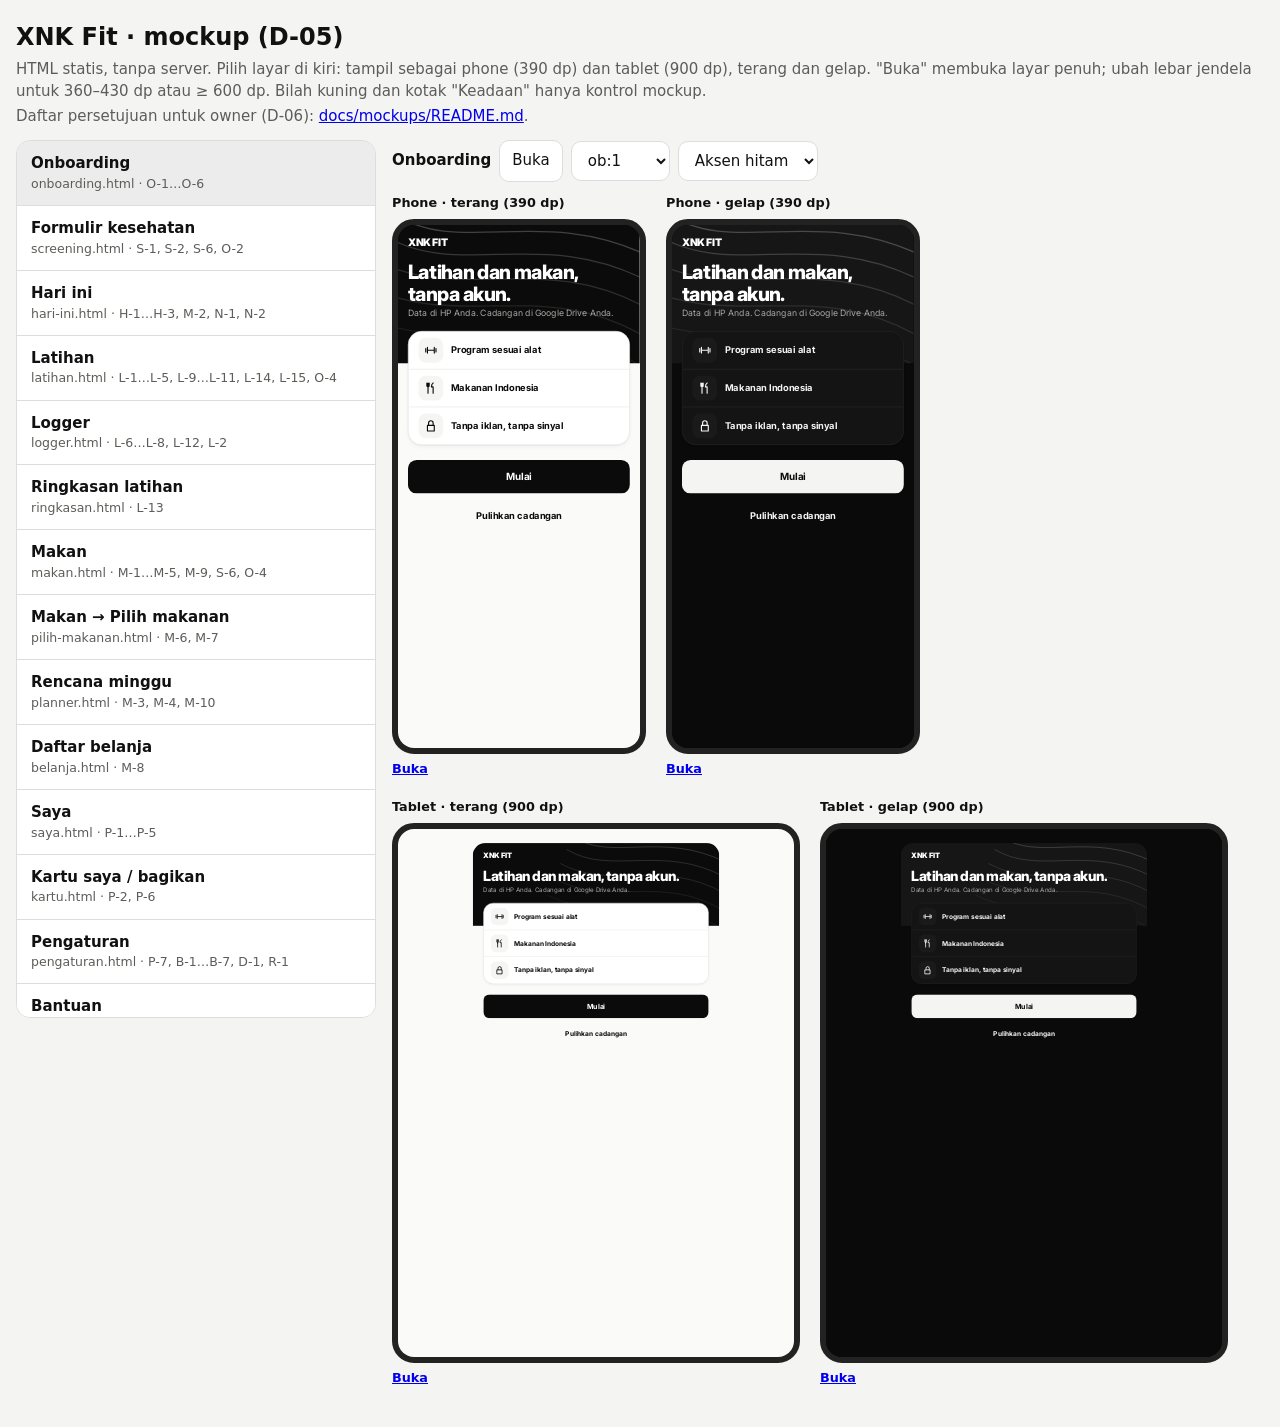
<file: docs/mockups/index.html>
<!doctype html>
<html lang="id">
<head>
<meta charset="utf-8"><meta name="viewport" content="width=device-width, initial-scale=1">
<title>XNK Fit mockups</title>
<style>
  :root { --bg: #f4f4f2; --fg: #111; --muted: #5c5c58; --line: #ddd; --card: #fff; color-scheme: light dark; }
  @media (prefers-color-scheme: dark) { :root { --bg: #111; --fg: #eee; --muted: #a6a6a1; --line: #333; --card: #1b1b1b; } }
  body { margin: 0; background: var(--bg); color: var(--fg); font: 15px/1.45 system-ui, sans-serif; }
  header { padding: 20px 16px 8px; max-width: 1400px; margin: 0 auto; }
  h1 { margin: 0 0 4px; font-size: 1.5rem; }
  p { margin: 4px 0; }
  .muted { color: var(--muted); }
  .wrap { max-width: 1400px; margin: 0 auto; padding: 0 16px 40px; display: grid; gap: 16px; }
  @media (min-width: 1000px) { .wrap { grid-template-columns: 360px 1fr; align-items: start; } .list { position: sticky; top: 12px; max-height: calc(100vh - 24px); overflow: auto; } }
  .list { background: var(--card); border: 1px solid var(--line); border-radius: 14px; }
  .scr { display: block; width: 100%; text-align: left; padding: 12px 14px; min-height: 44px; border: 0; border-top: 1px solid var(--line); background: none; color: inherit; font: inherit; cursor: pointer; }
  .scr:first-child { border-top: 0; }
  .scr.on { background: color-mix(in srgb, var(--fg) 8%, transparent); }
  .scr small { display: block; color: var(--muted); }
  .bar { display: flex; flex-wrap: wrap; gap: 8px; align-items: center; margin-bottom: 12px; }
  .bar a, .bar button, .bar select { min-height: 40px; padding: 0 12px; border-radius: 10px; border: 1px solid var(--line); background: var(--card); color: inherit; font: inherit; cursor: pointer; text-decoration: none; display: inline-flex; align-items: center; }
  .frames { display: flex; flex-wrap: wrap; gap: 20px; align-items: flex-start; }
  .frame { display: flex; flex-direction: column; gap: 6px; font-size: .8rem; font-weight: 700; }
  .box { overflow: hidden; border-radius: 22px; border: 6px solid #222; background: #000; }
  .box iframe { border: 0; transform-origin: 0 0; display: block; }
</style>
</head>
<body>
<header>
  <h1>XNK Fit · mockup (D-05)</h1>
  <p class="muted">HTML statis, tanpa server. Pilih layar di kiri: tampil sebagai phone (390 dp) dan tablet (900 dp), terang dan gelap. "Buka" membuka layar penuh; ubah lebar jendela untuk 360–430 dp atau ≥ 600 dp. Bilah kuning dan kotak "Keadaan" hanya kontrol mockup.</p>
  <p class="muted">Daftar persetujuan untuk owner (D-06): <a href="README.md">docs/mockups/README.md</a>.</p>
</header>
<div class="wrap">
  <nav class="list" id="list" aria-label="Daftar layar"></nav>
  <section>
    <div class="bar"><b id="title"></b><a id="open" href="#">Buka</a>
      <select id="state" aria-label="Keadaan"></select>
      <select id="accent" aria-label="Aksen"><option value="">Aksen hitam</option><option>biru</option><option>hijau</option><option>toska</option><option>ungu</option><option>pink</option><option>oranye</option></select></div>
    <div class="frames" id="frames"></div>
  </section>
</div>
<script>
// Screens of Design §5 (+ the sub-screens they open). [file, title, PRD refs, states]
var S = [
  ['onboarding', 'Onboarding', 'O-1…O-6', ['ob:1', 'ob:2', 'ob:3', 'ob:4', 'ob:5', 'ob:6', 'ob:7', 'ob:u13']],
  ['screening', 'Formulir kesehatan', 'S-1, S-2, S-6, O-2', ['sc:form', 'sc:ok', 'sc:risk', 'sc:ed', 'sc:teen']],
  ['hari-ini', 'Hari ini', 'H-1…H-3, M-2, N-1, N-2', ['h:lift', 'h:rest', 'h:act', 'h:empty']],
  ['latihan', 'Latihan', 'L-1…L-5, L-9…L-11, L-14, L-15, O-4', ['l:prog', 'l:setup', 'l:home']],
  ['logger', 'Logger', 'L-6…L-8, L-12, L-2', ['lg:dipandu', 'lg:bebas', 'lg:mode']],
  ['ringkasan', 'Ringkasan latihan', 'L-13', []],
  ['makan', 'Makan', 'M-1…M-5, M-9, S-6, O-4', ['m:normal', 'm:over', 'm:nonum', 'm:setup']],
  ['pilih-makanan', 'Makan → Pilih makanan', 'M-6, M-7', ['f:recent', 'f:search', 'f:own']],
  ['planner', 'Rencana minggu', 'M-3, M-4, M-10', []],
  ['belanja', 'Daftar belanja', 'M-8', []],
  ['saya', 'Saya', 'P-1…P-5', ['s:show', 's:hide']],
  ['kartu', 'Kartu saya / bagikan', 'P-2, P-6', ['k:gal', 'k:edit']],
  ['pengaturan', 'Pengaturan', 'P-7, B-1…B-7, D-1, R-1', ['p:home', 'p:profil', 'p:latihan', 'p:makan', 'p:ingat', 'p:tampil', 'p:data']],
  ['bantuan', 'Bantuan', 'P-8, PV-1…PV-3', ['b:home', 'b:target', 'b:istilah', 'b:privasi']]
];
var cur = 0, list = document.getElementById('list'), frames = document.getElementById('frames');
S.forEach(function (s, i) {
  var b = document.createElement('button'); b.className = 'scr'; b.innerHTML = '<b>' + s[1] + '</b><small>' + s[0] + '.html · ' + s[2] + '</small>';
  b.onclick = function () { cur = i; location.hash = s[0]; draw(); }; list.appendChild(b);
});
var h = location.hash.slice(1); S.forEach(function (s, i) { if (s[0] === h) cur = i; });
document.getElementById('state').onchange = render; document.getElementById('accent').onchange = render;
function draw() {
  Array.prototype.forEach.call(list.children, function (b, i) { b.classList.toggle('on', i === cur); });
  var s = S[cur], sel = document.getElementById('state');
  document.getElementById('title').textContent = s[1];
  sel.innerHTML = s[3].length ? s[3].map(function (k) { return '<option>' + k + '</option>'; }).join('') : '<option value="">(satu keadaan)</option>';
  render();
}
function render() {
  var s = S[cur], st = document.getElementById('state').value, ac = document.getElementById('accent').value;
  var q = function (theme, embed) { return s[0] + '.html?theme=' + theme + (st ? '&state=' + st : '') + (ac ? '&accent=' + ac : '') + (embed ? '&embed=1' : ''); };
  document.getElementById('open').href = q('light');
  var F = [['Phone · terang', 390, 844, 'light', .62], ['Phone · gelap', 390, 844, 'dark', .62], ['Tablet · terang', 900, 1200, 'light', .44], ['Tablet · gelap', 900, 1200, 'dark', .44]];
  frames.innerHTML = F.map(function (f) {
    return '<div class="frame">' + f[0] + ' (' + f[1] + ' dp)<div class="box" style="width:' + Math.round(f[1] * f[4]) + 'px;height:' + Math.round(f[2] * f[4]) + 'px">' +
      '<iframe title="' + s[1] + ' ' + f[0] + '" src="' + q(f[3], 1) + '" style="width:' + f[1] + 'px;height:' + f[2] + 'px;transform:scale(' + f[4] + ')"></iframe></div><a href="' + q(f[3]) + '">Buka</a></div>';
  }).join('');
}
draw();
</script>
</body>
</html>
</file>
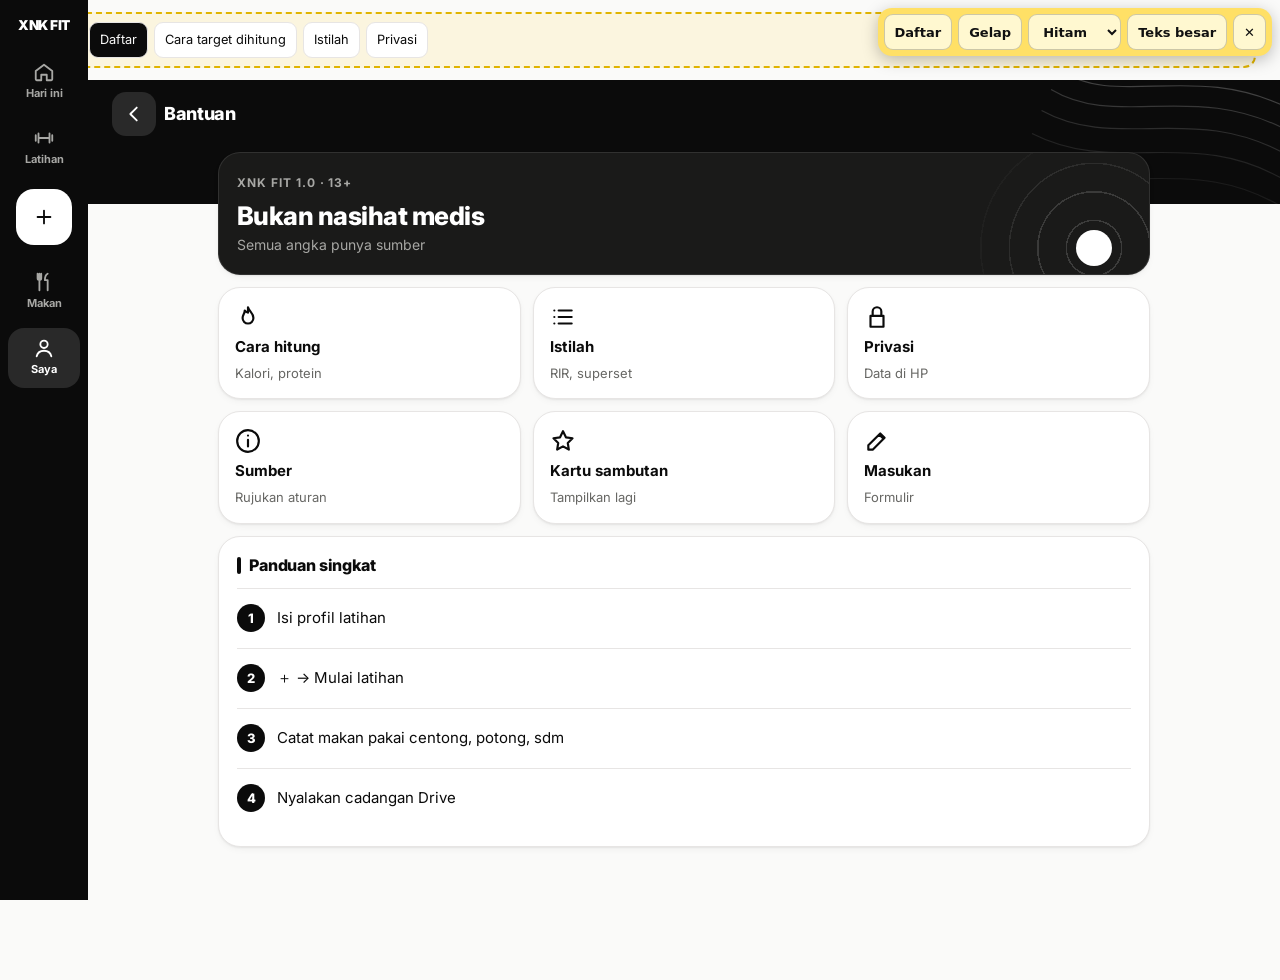
<file: docs/mockups/bantuan.html>
<!doctype html>
<html lang="id">
<head>
<meta charset="utf-8"><meta name="viewport" content="width=device-width, initial-scale=1, viewport-fit=cover">
<title>Bantuan · XNK Fit mockup</title>
<link rel="stylesheet" href="mock.css"><script src="mock.js"></script>
<style>.card .li { padding-inline: 0; } .step-n { width: 28px; height: 28px; border-radius: 50%; background: var(--accent); color: var(--on-accent); display: inline-flex; align-items: center; justify-content: center; font-weight: 800; font-size: .8125rem; flex: none; }</style>
</head>
<body data-tab="saya">
<div class="mock-states"><b>Bagian:</b><button data-sw="b:home" class="on">Daftar</button><button data-sw="b:target">Cara target dihitung</button><button data-sw="b:istilah">Istilah</button><button data-sw="b:privasi">Privasi</button></div>
<div class="app">
  <header class="head">
    <div class="head-top"><button class="icon-btn" data-back="pengaturan.html" aria-label="Kembali"><i data-i="back"></i></button><span class="grow">Bantuan</span></div>
  </header>
  <main class="page stack" style="max-width:980px">
    <section data-st="b:home" class="stack">
      <div class="card ink geo"><span class="label">XNK Fit 1.0 · 13+</span><h2 style="font-size:1.6rem;margin-top:8px">Bukan nasihat medis</h2><p class="muted small" style="margin-top:4px">Semua angka punya sumber</p></div>
      <div class="tiles">
        <button class="tile" data-sw="b:target"><i data-i="flame"></i><b>Cara hitung</b><span>Kalori, protein</span></button>
        <button class="tile" data-sw="b:istilah"><i data-i="list"></i><b>Istilah</b><span>RIR, superset</span></button>
        <button class="tile" data-sw="b:privasi"><i data-i="lock"></i><b>Privasi</b><span>Data di HP</span></button>
        <button class="tile" data-sw="b:target"><i data-i="info"></i><b>Sumber</b><span>Rujukan aturan</span></button>
        <button class="tile" data-toast="Kartu sambutan muncul lagi"><i data-i="star"></i><b>Kartu sambutan</b><span>Tampilkan lagi</span></button>
        <button class="tile" data-toast="(Formulir di browser)"><i data-i="edit"></i><b>Masukan</b><span>Formulir</span></button>
      </div>
      <div class="card">
        <div class="card-title"><h3>Panduan singkat</h3></div>
        <div class="li"><span class="step-n">1</span><span class="grow">Isi profil latihan</span></div>
        <div class="li"><span class="step-n">2</span><span class="grow">＋ → Mulai latihan</span></div>
        <div class="li"><span class="step-n">3</span><span class="grow">Catat makan pakai centong, potong, sdm</span></div>
        <div class="li"><span class="step-n">4</span><span class="grow">Nyalakan cadangan Drive</span></div>
      </div>
    </section>

    <section data-st="b:target" hidden class="stack">
      <div class="card ink geo"><span class="label">Target kalori</span><div style="margin-top:8px"><span class="hero-num">1.750</span> <span class="muted">kkal</span></div>
        <div class="kv" style="margin-top:16px"><div><b>1.450</b><span>BMR</span></div><div><b>× 1,55</b><span>Aktivitas</span></div><div><b>2.250</b><span>Kebutuhan</span></div></div></div>
      <div class="cols">
        <div class="card">
          <div class="card-title"><h3>Cara hitung</h3></div>
          <div class="li"><span class="step-n">1</span><span class="grow">BMR: Mifflin–St Jeor</span></div>
          <div class="li"><span class="step-n">2</span><span class="grow">× faktor aktivitas (FAO/WHO) <span class="small muted">perkiraan</span></span></div>
          <div class="li"><span class="step-n">3</span><span class="grow">Sesuai tujuan</span></div>
          <div class="li"><span class="step-n">4</span><span class="grow">Batas bawah 1.200 / 1.500 kkal</span></div>
        </div>
        <div class="card">
          <div class="card-title"><h3>Lainnya</h3></div>
          <div class="li"><span class="grow">Protein</span><b>1,6 g/kg</b></div>
          <div class="li"><span class="grow">Lemak</span><b>25 %</b></div>
          <div class="li"><span class="grow">Aktivitas</span><b>MET</b></div>
          <div class="li"><span class="grow">Target mingguan</span><b>150 mnt</b></div>
        </div>
      </div>
      <div class="card"><div class="card-title"><h3>Sumber</h3></div>
        <p class="small">Mifflin dkk. 1990 · Compendium of Physical Activities 2011 · WHO 2020 · TKPI 2020</p></div>
    </section>

    <section data-st="b:istilah" hidden class="cols">
      <div class="card">
        <div class="card-title"><h3>Latihan</h3></div>
        <div class="li"><b class="grow">Set kerja</b><span class="small muted">Set yang dihitung</span></div>
        <div class="li"><b class="grow">RIR</b><span class="small muted">Sisa repetisi</span></div>
        <div class="li"><b class="grow">Superset</b><span class="small muted">2 gerakan bergantian</span></div>
        <div class="li"><b class="grow">Drop set</b><span class="small muted">Beban turun, lanjut</span></div>
        <div class="li"><b class="grow">Rapi / Ragu</b><span class="small muted">Nilai teknik sendiri</span></div>
      </div>
      <div class="card">
        <div class="card-title"><h3>Makan</h3></div>
        <div class="li"><b class="grow">Makro</b><span class="small muted">Protein, karbo, lemak</span></div>
        <div class="li"><b class="grow">BMR</b><span class="small muted">Energi saat diam</span></div>
        <div class="li"><b class="grow">MET</b><span class="small muted">Berat aktivitas</span></div>
        <div class="li"><b class="grow">1RM</b><span class="small muted">Beban maks. 1 rep</span></div>
      </div>
    </section>

    <section data-st="b:privasi" hidden class="stack">
      <div class="card ink geo"><span class="label">Janji kami</span><h2 style="font-size:1.6rem;margin-top:8px">Data di HP Anda</h2><p class="muted small" style="margin-top:4px">Cadangan di Google Drive Anda</p></div>
      <div class="card">
        <div class="li done"><span class="todo"><i data-i="check"></i></span><b class="grow">Tanpa akun</b></div>
        <div class="li done"><span class="todo"><i data-i="check"></i></span><b class="grow">Tanpa iklan dan pelacak</b></div>
        <div class="li done"><span class="todo"><i data-i="check"></i></span><b class="grow">Foto tetap di HP</b></div>
        <div class="li done"><span class="todo"><i data-i="check"></i></span><b class="grow">Pembaruan konten tanpa data Anda</b></div>
      </div>
    </section>
  </main>
</div>
</body>
</html>
</file>
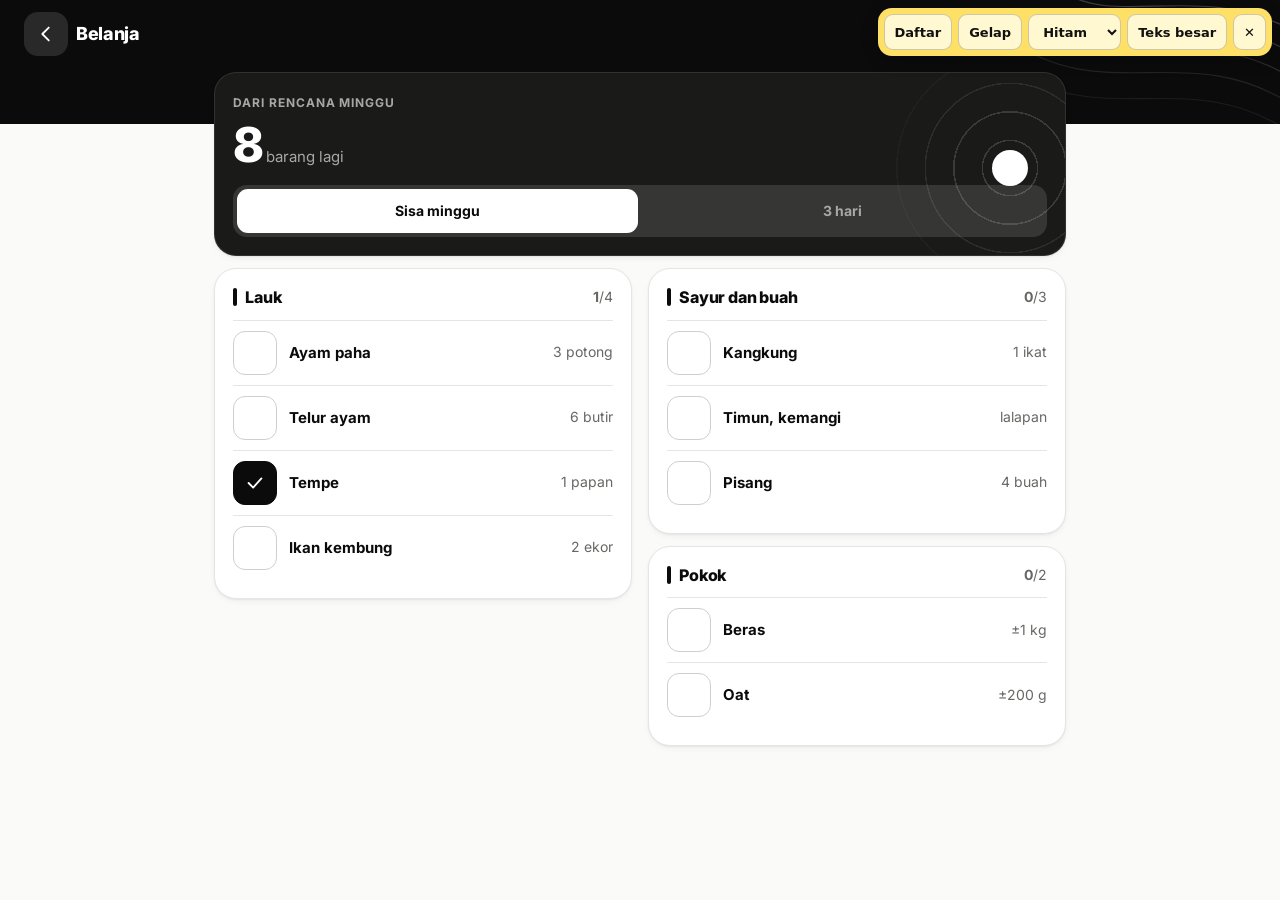
<file: docs/mockups/belanja.html>
<!doctype html>
<html lang="id">
<head>
<meta charset="utf-8"><meta name="viewport" content="width=device-width, initial-scale=1, viewport-fit=cover">
<title>Daftar belanja · XNK Fit mockup</title>
<link rel="stylesheet" href="mock.css"><script src="mock.js"></script>
</head>
<body class="full">
<header class="head">
  <div class="head-top"><button class="icon-btn" data-back="planner.html" aria-label="Kembali"><i data-i="back"></i></button><span class="grow">Belanja</span><button class="icon-btn" aria-label="Bagikan" data-toast="(Bagikan sebagai teks)"><i data-i="share"></i></button></div>
</header>
<main class="page stack" style="max-width:900px">
  <section class="card ink geo">
    <span class="label">Dari rencana minggu</span>
    <div style="margin-top:8px"><span class="hero-num">8</span> <span class="muted">barang lagi</span></div>
    <div class="seg" data-radio style="margin-top:16px;background:color-mix(in srgb, var(--on-band) 12%, transparent)"><button class="on">Sisa minggu</button><button>3 hari</button></div>
  </section>
  <div class="cols">
    <div class="card">
      <div class="card-title"><h3>Lauk</h3><span class="small muted"><b>1</b>/4</span></div>
      <div class="li" style="padding-inline:0" data-row><button class="check" aria-label="Sudah dibeli"><i data-i="check"></i></button><span class="grow"><b>Ayam paha</b></span><span class="small muted">3 potong</span></div>
      <div class="li" style="padding-inline:0" data-row><button class="check" aria-label="Sudah dibeli"><i data-i="check"></i></button><span class="grow"><b>Telur ayam</b></span><span class="small muted">6 butir</span></div>
      <div class="li done" style="padding-inline:0" data-row><button class="check on" aria-label="Sudah dibeli"><i data-i="check"></i></button><span class="grow"><b>Tempe</b></span><span class="small muted">1 papan</span></div>
      <div class="li" style="padding-inline:0" data-row><button class="check" aria-label="Sudah dibeli"><i data-i="check"></i></button><span class="grow"><b>Ikan kembung</b></span><span class="small muted">2 ekor</span></div>
    </div>
    <div class="stack">
      <div class="card">
        <div class="card-title"><h3>Sayur dan buah</h3><span class="small muted"><b>0</b>/3</span></div>
        <div class="li" style="padding-inline:0" data-row><button class="check" aria-label="Sudah dibeli"><i data-i="check"></i></button><span class="grow"><b>Kangkung</b></span><span class="small muted">1 ikat</span></div>
        <div class="li" style="padding-inline:0" data-row><button class="check" aria-label="Sudah dibeli"><i data-i="check"></i></button><span class="grow"><b>Timun, kemangi</b></span><span class="small muted">lalapan</span></div>
        <div class="li" style="padding-inline:0" data-row><button class="check" aria-label="Sudah dibeli"><i data-i="check"></i></button><span class="grow"><b>Pisang</b></span><span class="small muted">4 buah</span></div>
      </div>
      <div class="card">
        <div class="card-title"><h3>Pokok</h3><span class="small muted"><b>0</b>/2</span></div>
        <div class="li" style="padding-inline:0" data-row><button class="check" aria-label="Sudah dibeli"><i data-i="check"></i></button><span class="grow"><b>Beras</b></span><span class="small muted">±1 kg</span></div>
        <div class="li" style="padding-inline:0" data-row><button class="check" aria-label="Sudah dibeli"><i data-i="check"></i></button><span class="grow"><b>Oat</b></span><span class="small muted">±200 g</span></div>
      </div>
    </div>
  </div>
</main>
</body>
</html>
</file>
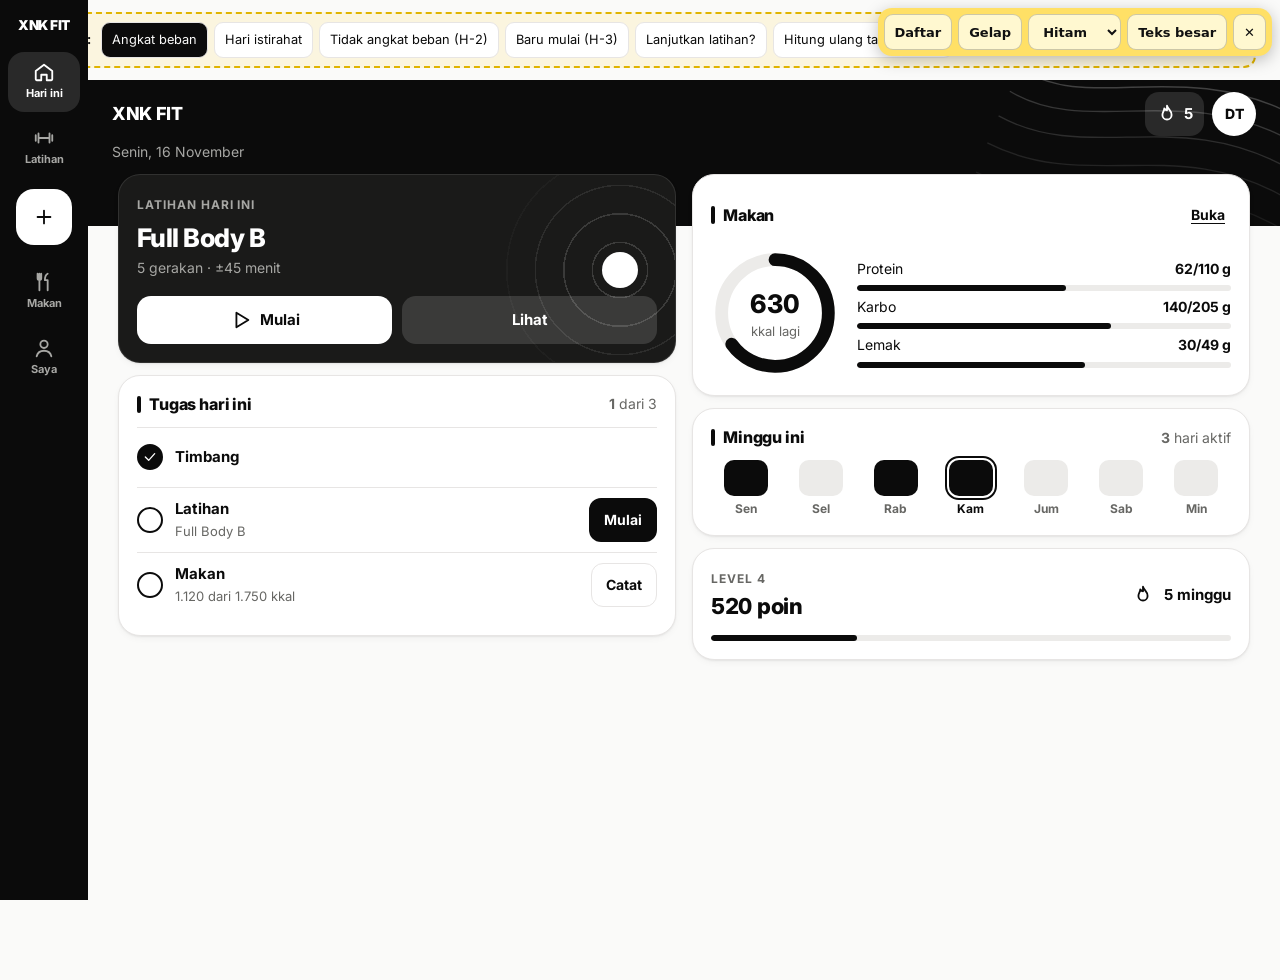
<file: docs/mockups/hari-ini.html>
<!doctype html>
<html lang="id">
<head>
<meta charset="utf-8"><meta name="viewport" content="width=device-width, initial-scale=1, viewport-fit=cover">
<title>Hari ini · XNK Fit mockup</title>
<link rel="stylesheet" href="mock.css"><script src="mock.js"></script>
</head>
<body data-tab="hari-ini">
<div class="mock-states"><b>Keadaan:</b>
  <button data-sw="h:lift" class="on">Angkat beban</button>
  <button data-sw="h:rest">Hari istirahat</button>
  <button data-sw="h:act">Tidak angkat beban (H-2)</button>
  <button data-sw="h:empty">Baru mulai (H-3)</button>
  <button data-open="sheet-resume">Lanjutkan latihan?</button>
  <button data-open="sheet-recalc">Hitung ulang target (M-2)</button>
</div>
<div class="app">
  <header class="head">
    <div class="head-top"><span class="brand grow">XNK FIT</span>
      <a class="icon-btn" href="saya.html#streak-card" aria-label="Streak 5 minggu"><i data-i="flame"></i>5</a>
      <a class="avatar" href="saya.html" aria-label="Saya">DT</a></div>
    <p class="sub">Senin, 16 November</p>
  </header>

  <main class="page stack">
    <div class="cols">
      <div class="stack">
        <!-- H-1: next workout -->
        <section class="card ink geo" data-st="h:lift">
          <span class="label">Latihan hari ini</span>
          <h2 style="font-size:1.6rem;margin-top:8px">Full Body B</h2>
          <p class="muted small" style="margin-top:4px">5 gerakan · ±45 menit</p>
          <div class="btn-row" style="margin-top:18px"><a class="btn pri" href="logger.html"><i data-i="play"></i>Mulai</a><a class="btn" href="latihan.html">Lihat</a></div>
        </section>
        <section class="card ink geo" data-st="h:rest" hidden>
          <span class="label">Hari istirahat</span>
          <h2 style="font-size:1.6rem;margin-top:8px">Pulihkan badan</h2>
          <p class="muted small" style="margin-top:4px">Berikutnya: Full Body C, Rabu</p>
          <div class="btn-row" style="margin-top:18px"><button class="btn pri" data-open="sheet-aktivitas"><i data-i="run"></i>Catat jalan</button><a class="btn" href="latihan.html">Program</a></div>
        </section>
        <!-- H-2 -->
        <section class="card ink geo" data-st="h:act" hidden>
          <span class="label">Aktivitas minggu ini</span>
          <div style="margin-top:8px"><span class="hero-num">95</span> <span class="muted">/ 150 mnt</span></div>
          <div class="bar" style="margin-top:14px;max-width:60%"><i style="width:63%"></i></div>
          <div class="btn-row" style="margin-top:18px"><button class="btn pri" data-open="sheet-aktivitas"><i data-i="plus"></i>Catat</button><a class="btn" href="latihan.html">Riwayat</a></div>
        </section>
        <!-- H-3 -->
        <section class="card ink geo" data-st="h:empty" hidden>
          <span class="label">Mulai di sini</span>
          <h2 style="font-size:1.6rem;margin-top:8px">Buat program pertama</h2>
          <p class="muted small" style="margin-top:4px">Sesuai alat yang ada</p>
          <div class="btn-row" style="margin-top:18px"><a class="btn pri" href="latihan.html?state=l:setup">Buat program</a><a class="btn" href="makan.html?state=m:setup">Atur makan</a></div>
        </section>

        <!-- To-do list, Phase X style -->
        <section class="card" data-st="h:lift h:rest h:act">
          <div class="card-title"><h3>Tugas hari ini</h3><span class="small muted"><b>1</b> dari 3</span></div>
          <div class="li done" style="padding-inline:0"><span class="todo"><i data-i="check"></i></span><span class="grow"><b>Timbang</b></span></div>
          <div class="li" style="padding-inline:0"><span class="todo"></span><span class="grow"><b>Latihan</b><br><span class="xs muted">Full Body B</span></span><a class="btn pri sm" href="logger.html">Mulai</a></div>
          <div class="li" style="padding-inline:0"><span class="todo"></span><span class="grow"><b>Makan</b><br><span class="xs muted">1.120 dari 1.750 kkal</span></span><a class="btn sm" href="pilih-makanan.html">Catat</a></div>
        </section>
        <section class="card dash" data-st="h:empty" hidden>
          <div class="card-title"><h3>Tugas hari ini</h3></div>
          <p class="small muted">Muncul setelah program dibuat.</p>
        </section>
      </div>

      <div class="stack">
        <section class="card" data-st="h:lift h:rest h:act">
          <div class="card-title"><h3>Makan</h3><a class="link" href="makan.html">Buka</a></div>
          <div class="row-flex" style="gap:18px">
            <div class="ring"><svg viewBox="0 0 120 120"><circle class="trk" cx="60" cy="60" r="50" stroke-width="12" fill="none"/><circle class="fill" cx="60" cy="60" r="50" stroke-width="12" fill="none" stroke-dasharray="314" stroke-dashoffset="110"/></svg>
              <div class="mid"><span class="num" style="font-size:1.6rem">630</span><span class="xs muted">kkal lagi</span></div></div>
            <div class="grow stack-s small">
              <div class="spread"><span>Protein</span><b>62/110 g</b></div><div class="bar"><i style="width:56%"></i></div>
              <div class="spread"><span>Karbo</span><b>140/205 g</b></div><div class="bar"><i style="width:68%"></i></div>
              <div class="spread"><span>Lemak</span><b>30/49 g</b></div><div class="bar"><i style="width:61%"></i></div>
            </div>
          </div>
        </section>

        <section class="card" data-st="h:lift h:rest h:act">
          <div class="card-title"><h3>Minggu ini</h3><span class="small muted"><b>3</b> hari aktif</span></div>
          <div class="week">
            <div class="d act"><span class="dot"></span>Sen</div><div class="d"><span class="dot"></span>Sel</div><div class="d act"><span class="dot"></span>Rab</div>
            <div class="d act today"><span class="dot"></span>Kam</div><div class="d"><span class="dot"></span>Jum</div><div class="d"><span class="dot"></span>Sab</div><div class="d"><span class="dot"></span>Min</div>
          </div>
        </section>

        <a class="card" style="display:block;text-decoration:none" href="saya.html" data-st="h:lift h:rest h:act">
          <div class="spread"><div><span class="label">Level 4</span><div class="num" style="font-size:1.375rem;margin-top:2px">520 poin</div></div><span class="row-flex"><i data-i="flame"></i><b>5 minggu</b></span></div>
          <div class="bar" style="margin-top:12px"><i style="width:28%"></i></div>
        </a>

        <section class="card dash" data-st="h:empty" hidden>
          <div class="card-title"><h3>Minggu ini</h3></div>
          <p class="small muted">Terisi saat ada latihan, aktivitas, atau makan.</p>
        </section>
      </div>
    </div>
  </main>
</div>

<div class="sheet" id="sheet-resume" role="dialog" aria-label="Lanjutkan latihan"><div class="grab"></div>
  <div class="sheet-head"><h2>Lanjutkan latihan?</h2></div>
  <p><b>Full Body B</b> · kemarin 18.05 · 7 set tersimpan</p>
  <div class="btn-row" style="margin-top:16px"><a class="btn pri lg" href="logger.html?state=lg:bebas">Lanjutkan</a><button class="btn lg" data-close data-toast="Latihan ditutup">Tutup</button></div>
</div>

<div class="sheet" id="sheet-recalc" role="dialog" aria-label="Hitung ulang target"><div class="grab"></div>
  <div class="sheet-head"><h2>Hitung ulang target?</h2><button class="icon-btn" data-close aria-label="Tutup"><i data-i="close"></i></button></div>
  <p>Berat turun 3 kg sejak target dihitung.</p>
  <div class="kv" style="margin-top:12px"><div><b>1.750</b><span>Sekarang</span></div><div><b>1.690</b><span>Baru</span></div></div>
  <div class="btn-row" style="margin-top:16px"><button class="btn pri lg" data-close data-toast="Target diperbarui">Hitung ulang</button><button class="btn lg" data-close>Pertahankan</button></div>
</div>
</body>
</html>
</file>
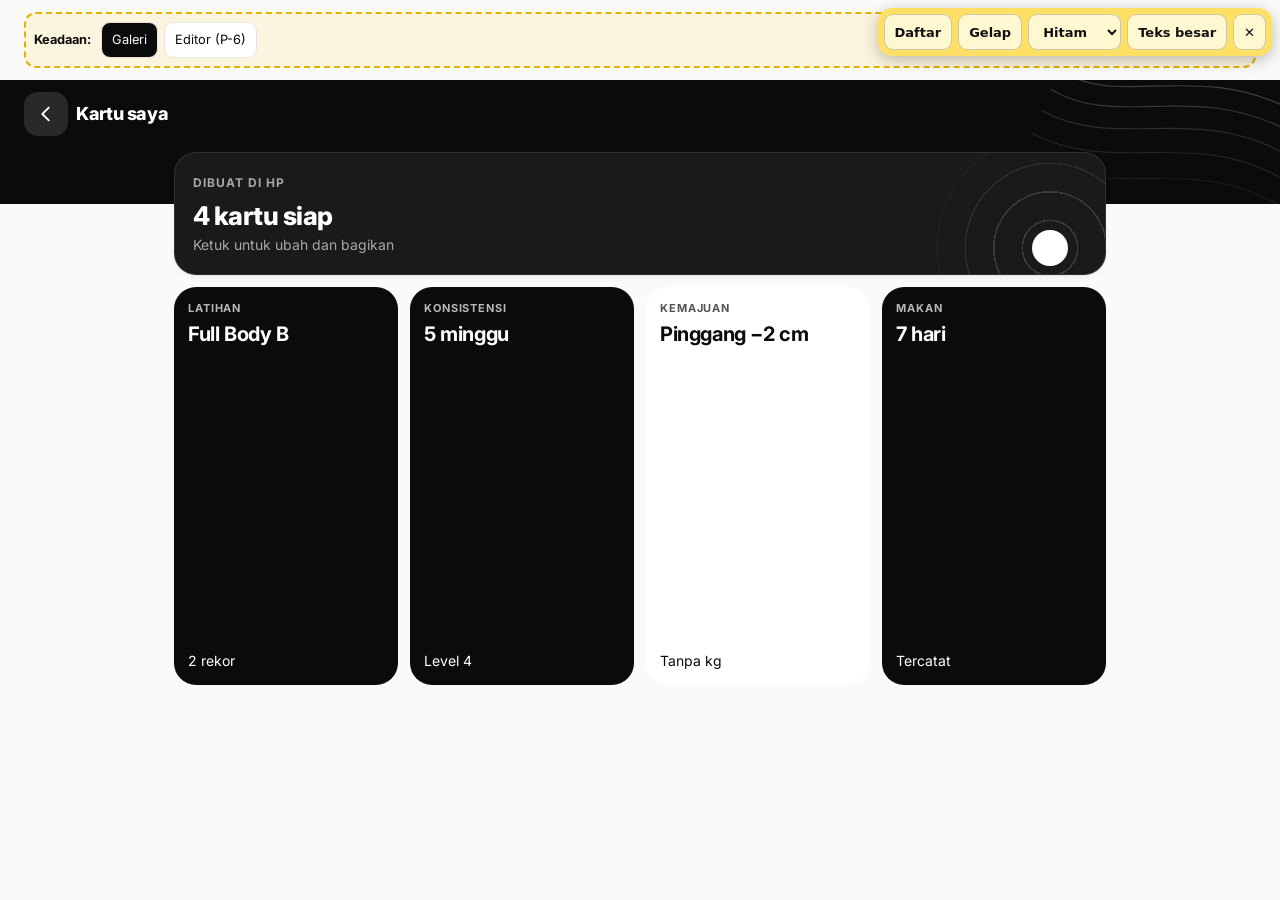
<file: docs/mockups/kartu.html>
<!doctype html>
<html lang="id">
<head>
<meta charset="utf-8"><meta name="viewport" content="width=device-width, initial-scale=1, viewport-fit=cover">
<title>Kartu saya · XNK Fit mockup</title>
<link rel="stylesheet" href="mock.css"><script src="mock.js"></script>
<style>
  .gal { display: grid; grid-template-columns: repeat(2, 1fr); gap: 12px; }
  .gal .share-card { max-height: none; width: 100%; padding: 14px; font: inherit; text-align: left; cursor: pointer; border: 0; }
  .share-card b.t { font-size: 1.25rem; letter-spacing: -0.02em; margin-top: 6px; line-height: 1.15; }
  .share-card .lbl { font-size: .6875rem; font-weight: 700; letter-spacing: .08em; text-transform: uppercase; opacity: .7; }
  .editor { background: var(--band); color: var(--on-band); min-height: 100vh; }
  .editor .preview { padding: 8px var(--pad) 16px; }
  .editor .preview .share-card { max-height: 52vh; box-shadow: 0 20px 50px -20px rgba(0,0,0,.6); }
  .editor .card { background: var(--band-card); color: var(--on-band); border-color: color-mix(in srgb, var(--on-band) 10%, transparent); }
  .editor .card .muted, .editor .label { color: var(--on-band-muted); }
  .editor .chip { background: transparent; color: var(--on-band); border-color: color-mix(in srgb, var(--on-band) 22%, transparent); }
  .editor .chip.on { background: var(--on-band); color: var(--band); border-color: var(--on-band); }
  .editor .seg { background: color-mix(in srgb, var(--on-band) 12%, transparent); }
  .editor .li { border-color: color-mix(in srgb, var(--on-band) 10%, transparent); }
  .editor .btn.pri { background: var(--on-band); color: var(--band); }
  .editor .card-title h3::before { background: var(--on-band); }
  .editor .chips { display: grid; grid-template-columns: 1fr 1fr; }
  .editor .preview .share-card:not(.light):not(.acc) { box-shadow: 0 0 0 1px color-mix(in srgb, var(--on-band) 18%, transparent), 0 20px 50px -20px rgba(0,0,0,.6); }
  .sc-kv { display: grid; grid-template-columns: 1fr 1fr; gap: 8px; margin-top: 16px; }
  .sc-kv div { border-radius: 12px; padding: 10px; background: color-mix(in srgb, currentColor 12%, transparent); }
  .sc-kv b { display: block; font-size: 1.25rem; letter-spacing: -0.03em; }
  .sc-kv span { font-size: .75rem; opacity: .7; }
  @media (min-width: 600px) { .gal { grid-template-columns: repeat(4, 1fr); } .ed-grid { display: grid; grid-template-columns: 1fr 340px; gap: 24px; align-items: start; max-width: 980px; margin: 0 auto; padding: 0 var(--pad); } .editor .preview { padding: 16px 0; } }
</style>
</head>
<body class="full">
<div class="mock-states"><b>Keadaan:</b><button data-sw="k:gal" class="on">Galeri</button><button data-sw="k:edit">Editor (P-6)</button></div>

<section data-st="k:gal">
  <header class="head">
    <div class="head-top"><button class="icon-btn" data-back="saya.html" aria-label="Kembali"><i data-i="back"></i></button><span class="grow">Kartu saya</span></div>
  </header>
  <main class="page stack" style="max-width:980px">
    <div class="card ink geo"><span class="label">Dibuat di HP</span><h2 style="font-size:1.6rem;margin-top:8px">4 kartu siap</h2><p class="muted small" style="margin-top:4px">Ketuk untuk ubah dan bagikan</p></div>
    <div class="gal">
      <button class="share-card" data-sw="k:edit"><span class="lbl">Latihan</span><b class="t">Full Body B</b><span style="margin-top:auto" class="small">2 rekor</span></button>
      <button class="share-card acc" data-sw="k:edit"><span class="lbl">Konsistensi</span><b class="t">5 minggu</b><span style="margin-top:auto" class="small">Level 4</span></button>
      <button class="share-card light" data-sw="k:edit"><span class="lbl">Kemajuan</span><b class="t">Pinggang −2 cm</b><span style="margin-top:auto" class="small">Tanpa kg</span></button>
      <button class="share-card" data-sw="k:edit"><span class="lbl">Makan</span><b class="t">7 hari</b><span style="margin-top:auto" class="small">Tercatat</span></button>
    </div>
  </main>
</section>

<section data-st="k:edit" hidden class="editor">
  <div class="topbar"><button class="icon-btn" data-sw="k:gal" aria-label="Kembali"><i data-i="back"></i></button><b class="grow">Bagikan</b></div>
  <div class="ed-grid">
    <div class="preview">
      <div class="share-card" id="sc">
        <div class="spread"><span class="lbl">Latihan · 19 Nov</span><i data-i="trophy"></i></div>
        <b style="font-size:2rem;line-height:1.05;letter-spacing:-0.03em;margin-top:16px">Full Body B</b>
        <div class="sc-kv"><div><b>52</b><span>Menit</span></div><div><b>2</b><span>Rekor</span></div></div>
        <p style="margin-top:12px;font-weight:600">Goblet Squat 16 kg × 12</p>
        <div class="spread" style="margin-top:auto"><b>XNK Fit</b><span class="qr" aria-label="Kode QR"></span></div>
      </div>
    </div>
    <div class="stack" style="padding:0 var(--pad) 24px">
      <div class="card"><div class="card-title"><h3>Kartu</h3></div><div class="chips" data-radio><button class="chip on">Latihan</button><button class="chip">Kemajuan</button><button class="chip">Konsistensi</button><button class="chip">Makan</button></div></div>
      <div class="card"><div class="card-title"><h3>Gaya</h3></div><div class="seg" data-radio><button class="on" onclick="sc.className='share-card'">Gelap</button><button onclick="sc.className='share-card light'">Terang</button><button onclick="sc.className='share-card acc'">Aksen</button></div></div>
      <div class="card" style="padding-block:6px">
        <label class="li" style="padding-inline:0"><b class="grow">Nama + QR</b><span class="switch"><input type="checkbox" checked><i></i></span></label>
        <label class="li" style="padding-inline:0"><b class="grow">Tanpa kg</b><span class="switch"><input type="checkbox" checked><i></i></span></label>
        <label class="li" style="padding-inline:0"><b class="grow">Samarkan wajah</b><span class="switch"><input type="checkbox" checked><i></i></span></label>
      </div>
      <button class="btn pri block lg" data-toast="(Lembar bagikan Android)"><i data-i="share"></i>Bagikan</button>
    </div>
  </div>
</section>
</body>
</html>
</file>
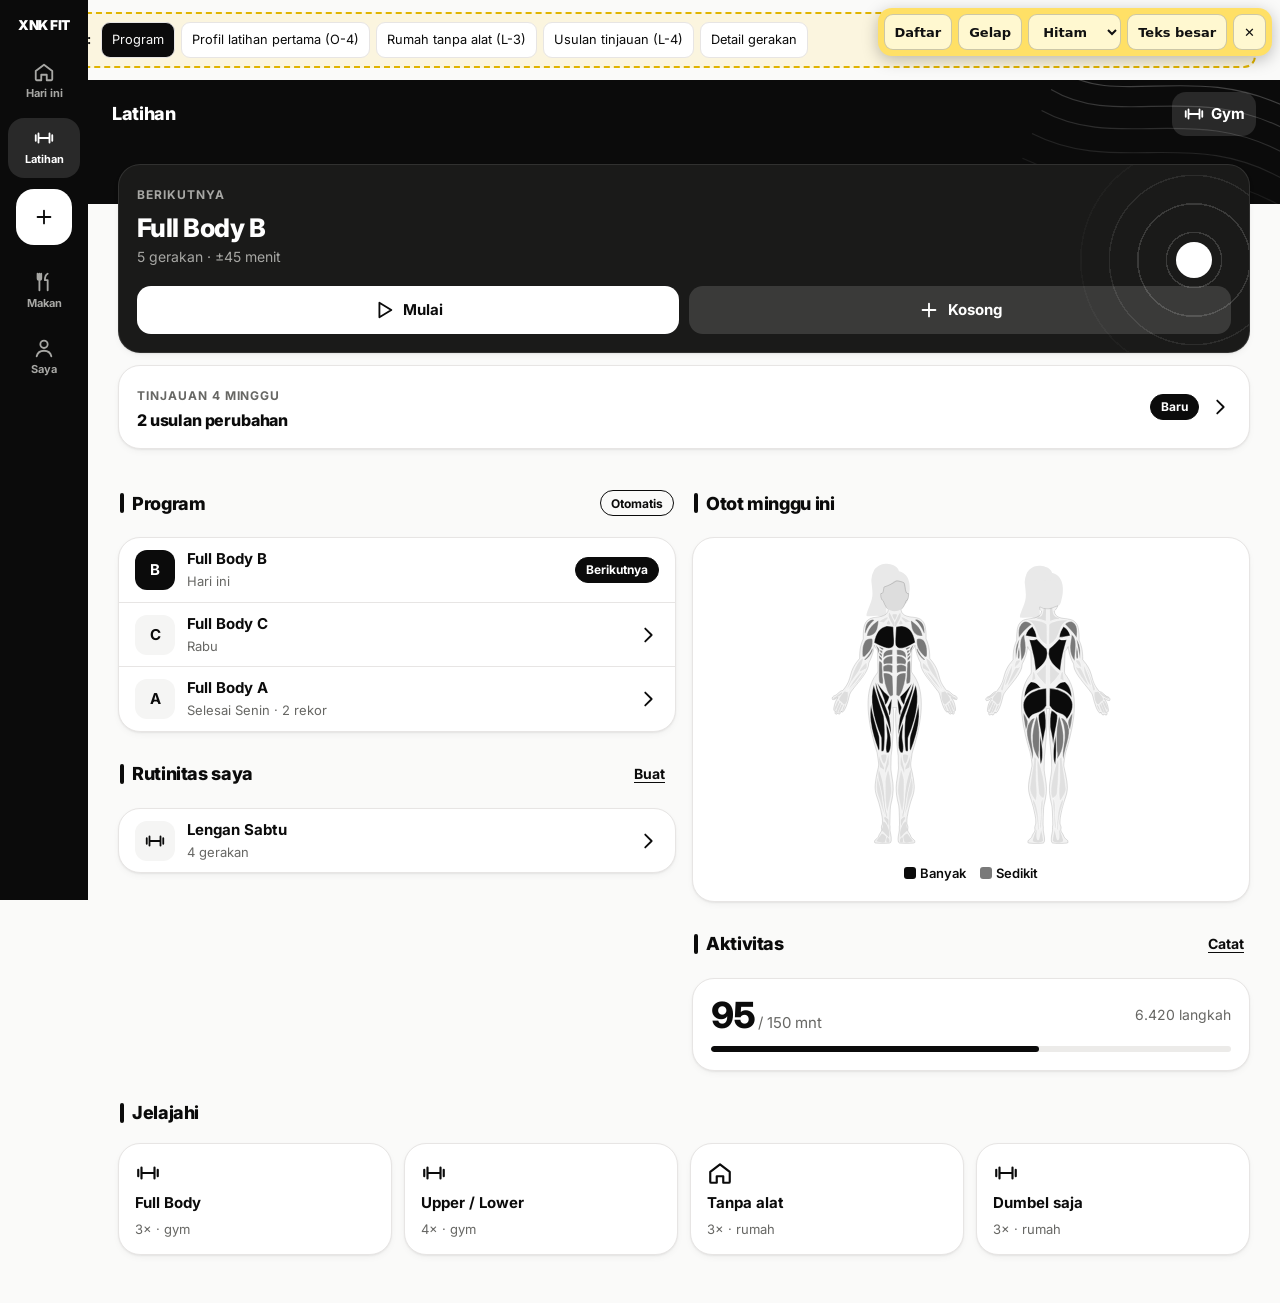
<file: docs/mockups/latihan.html>
<!doctype html>
<html lang="id">
<head>
<meta charset="utf-8"><meta name="viewport" content="width=device-width, initial-scale=1, viewport-fit=cover">
<title>Latihan · XNK Fit mockup</title>
<link rel="stylesheet" href="mock.css"><script src="mock.js"></script>
</head>
<body data-tab="latihan">
<div class="mock-states"><b>Keadaan:</b>
  <button data-sw="l:prog" class="on">Program</button><button data-sw="l:setup">Profil latihan pertama (O-4)</button>
  <button data-sw="l:home">Rumah tanpa alat (L-3)</button><button data-open="sheet-review">Usulan tinjauan (L-4)</button><button data-open="sheet-ex">Detail gerakan</button>
</div>
<div class="app">
  <header class="head">
    <div class="head-top"><span class="grow">Latihan</span><button class="icon-btn" data-open="sheet-equip" aria-label="Alat"><i data-i="dumbbell"></i>Gym</button></div>
  </header>

  <main class="page stack">
    <!-- Training profile on first open (O-4) -->
    <section class="stack" data-st="l:setup" hidden>
      <div class="card ink geo"><span class="label">Profil latihan</span><h2 style="font-size:1.6rem;margin-top:8px">Di mana latihan?</h2><p class="muted small" style="margin-top:4px">3 pertanyaan singkat</p></div>
      <div class="card"><div class="card-title"><h3>Tempat</h3><span class="small muted">1/3</span></div>
        <div data-radio>
          <button class="opt on"><span class="ic"><i data-i="dumbbell"></i></span><b class="grow">Gym lengkap</b></button>
          <button class="opt"><span class="ic"><i data-i="home"></i></span><b class="grow">Rumah, tanpa alat</b></button>
          <button class="opt"><span class="ic"><i data-i="dumbbell"></i></span><b class="grow">Rumah, dumbel / karet</b></button>
          <button class="opt" data-open="sheet-equip"><span class="ic"><i data-i="list"></i></span><b class="grow">Pilih alat sendiri</b></button>
        </div></div>
      <div class="cols">
        <div class="card"><div class="card-title"><h3>Hari per minggu</h3><span class="small muted">2/3</span></div><div class="chips" data-radio><button class="chip">2</button><button class="chip on">3</button><button class="chip">4</button></div>
          <div class="card-title" style="margin-top:16px"><h3>Durasi</h3></div><div class="chips" data-radio><button class="chip">30 mnt</button><button class="chip on">45 mnt</button><button class="chip">60 mnt</button></div></div>
        <div class="card"><div class="card-title"><h3>Pengalaman</h3><span class="small muted">3/3</span></div><div data-radio>
          <button class="opt on"><b class="grow">Baru mulai</b></button><button class="opt"><b class="grow">Beberapa bulan</b></button><button class="opt"><b class="grow">Lebih dari setahun</b></button></div></div>
      </div>
      <button class="btn pri block lg" data-sw="l:prog" data-toast="Program dibuat">Buat program</button>
    </section>

    <section class="stack" data-st="l:prog l:home">
      <div class="card ink geo">
        <span class="label">Berikutnya</span>
        <h2 style="font-size:1.6rem;margin-top:8px" data-st="l:prog">Full Body B</h2><h2 style="font-size:1.6rem;margin-top:8px" data-st="l:home" hidden>Seluruh Tubuh A</h2>
        <p class="muted small" style="margin-top:4px">5 gerakan · ±45 menit</p>
        <div class="btn-row" style="margin-top:18px"><a class="btn pri" href="logger.html"><i data-i="play"></i>Mulai</a><a class="btn" href="logger.html?state=lg:bebas"><i data-i="plus"></i>Kosong</a></div>
      </div>

      <button class="card" style="width:100%;text-align:left;font:inherit;color:inherit;cursor:pointer" data-open="sheet-review" data-st="l:prog">
        <div class="spread"><div><span class="label">Tinjauan 4 minggu</span><h3 style="margin-top:4px">2 usulan perubahan</h3></div><span class="row-flex"><span class="pill acc">Baru</span><i data-i="chev"></i></span></div>
      </button>
      <div class="note" data-st="l:home" hidden><i data-i="info"></i><span><b>Butuh palang atau karet untuk gerakan tarik.</b></span></div>

      <div class="cols">
        <div class="stack">
          <div class="sec"><h2>Program</h2><span class="pill">Otomatis</span></div>
          <div class="list">
            <a class="li on" href="logger.html"><span class="ic"><b>B</b></span><span class="grow"><b>Full Body B</b><br><span class="xs muted">Hari ini</span></span><span class="pill acc">Berikutnya</span></a>
            <button class="li" data-open="sheet-day"><span class="ic"><b>C</b></span><span class="grow"><b>Full Body C</b><br><span class="xs muted">Rabu</span></span><i data-i="chev"></i></button>
            <button class="li" data-open="sheet-day"><span class="ic"><b>A</b></span><span class="grow"><b>Full Body A</b><br><span class="xs muted">Selesai Senin · 2 rekor</span></span><i data-i="chev"></i></button>
          </div>
          <div class="sec"><h2>Rutinitas saya</h2><button class="link" data-toast="Rutinitas baru">Buat</button></div>
          <div class="list">
            <a class="li" href="logger.html"><span class="ic"><i data-i="dumbbell"></i></span><span class="grow"><b>Lengan Sabtu</b><br><span class="xs muted">4 gerakan</span></span><i data-i="chev"></i></a>
          </div>
        </div>
        <div class="stack">
          <div class="sec"><h2>Otot minggu ini</h2></div>
          <div class="card"><div data-mm="QUADS:1,GLUTES:1,CHEST:1,LATS:1,HAMS:2,FRONT_DELT:2,TRICEPS:2,BICEPS:2,ABS:2"></div>
            <div class="legend" style="margin-top:8px"><span><i class="l1"></i>Banyak</span><span><i class="l2"></i>Sedikit</span></div></div>
          <div class="sec"><h2>Aktivitas</h2><button class="link" data-open="sheet-aktivitas">Catat</button></div>
          <div class="card">
            <div class="spread"><div><span class="big-num">95</span> <span class="muted">/ 150 mnt</span></div><span class="small muted">6.420 langkah</span></div>
            <div class="bar" style="margin-top:12px"><i style="width:63%"></i></div>
          </div>
        </div>
      </div>

      <div class="sec"><h2>Jelajahi</h2></div>
      <div class="shelf">
        <button class="tile" data-open="sheet-day"><i data-i="dumbbell"></i><b>Full Body</b><span>3× · gym</span></button>
        <button class="tile" data-open="sheet-day"><i data-i="dumbbell"></i><b>Upper / Lower</b><span>4× · gym</span></button>
        <button class="tile" data-open="sheet-day"><i data-i="home"></i><b>Tanpa alat</b><span>3× · rumah</span></button>
        <button class="tile" data-open="sheet-day"><i data-i="dumbbell"></i><b>Dumbel saja</b><span>3× · rumah</span></button>
      </div>
    </section>
  </main>
</div>

<div class="sheet" id="sheet-day" role="dialog" aria-label="Full Body C"><div class="grab"></div>
  <div class="sheet-head"><h2>Full Body C</h2><button class="icon-btn" data-close aria-label="Tutup"><i data-i="close"></i></button></div>
  <div class="list">
    <button class="li" data-open="sheet-ex"><span class="ex-th" data-fig="leg-press" data-still></span><span class="grow"><b>Leg Press</b></span><span class="small muted">3 × 8–12</span></button>
    <button class="li" data-open="sheet-ex"><span class="ex-th" data-fig="db-bench-press" data-still></span><span class="grow"><b>Incline Dumbbell Press</b></span><span class="small muted">3 × 8–12</span></button>
    <button class="li" data-open="sheet-ex"><span class="ex-th" data-fig="lat-pulldown" data-still></span><span class="grow"><b>Lat Pulldown</b></span><span class="small muted">3 × 8–12</span></button>
    <button class="li" data-open="sheet-ex"><span class="ex-th" data-fig="hip-thrust-machine" data-still></span><span class="grow"><b>Hip Thrust</b></span><span class="small muted">3 × 8–12</span></button>
    <button class="li" data-open="sheet-ex"><span class="ex-th" data-fig="dead-bug" data-still></span><span class="grow"><b>Dead Bug</b></span><span class="small muted">2 × 10–15</span></button>
  </div>
  <div class="btn-row" style="margin-top:14px"><a class="btn pri lg" href="logger.html">Mulai</a><button class="btn lg" data-toast="Disalin ke Rutinitas saya">Ubah</button></div>
</div>

<div class="sheet" id="sheet-ex" role="dialog" aria-label="Goblet Squat"><div class="grab"></div>
  <div class="sheet-head"><h2>Goblet Squat</h2><button class="icon-btn" data-close aria-label="Tutup"><i data-i="close"></i></button></div>
  <div class="stack">
    <div data-fig="goblet-squat"></div>
    <div class="cols">
      <div><div data-mm="QUADS:1,GLUTES:1,HAMS:2,ABS:2"></div><div class="legend"><span><i class="l1"></i>Utama</span><span><i class="l2"></i>Pembantu</span></div></div>
      <div class="list">
        <div class="li"><span class="todo"></span><span class="grow">Hold the dumbbell at your chest.</span></div>
        <div class="li"><span class="todo"></span><span class="grow">Sit between your heels, chest up.</span></div>
        <div class="li"><span class="todo"></span><span class="grow">Push the floor away to stand.</span></div>
      </div>
    </div>
    <div class="note"><i data-i="help"></i><span><b>Kenapa:</b> pola jongkok dasar untuk paha dan bokong.</span></div>
    <div class="kv"><div><b>16 kg × 12</b><span>Rekor</span></div><div><b>3 × 8–12</b><span>Target</span></div></div>
  </div>
</div>

<div class="sheet" id="sheet-review" role="dialog" aria-label="Tinjauan program"><div class="grab"></div>
  <div class="sheet-head"><h2>Tinjauan 4 minggu</h2><button class="icon-btn" data-close aria-label="Tutup"><i data-i="close"></i></button></div>
  <div class="stack">
    <div class="card"><h3>Goblet Squat → Back Squat</h3><p class="small muted" style="margin-top:4px">12 repetisi rapi, 3 kali berturut-turut.</p>
      <div class="btn-row" style="margin-top:12px"><button class="btn pri sm" data-toast="Diterima">Terima</button><button class="btn sm" data-toast="Ditolak">Tolak</button></div></div>
    <div class="card"><h3>Plank: 2 → 3 set</h3><p class="small muted" style="margin-top:4px">Waktu tahan sudah di batas atas.</p>
      <div class="btn-row" style="margin-top:12px"><button class="btn pri sm" data-toast="Diterima">Terima</button><button class="btn sm" data-toast="Ditolak">Tolak</button></div></div>
  </div>
</div>

<div class="sheet" id="sheet-equip" role="dialog" aria-label="Alat"><div class="grab"></div>
  <div class="sheet-head"><h2>Alat yang ada</h2><button class="icon-btn" data-close aria-label="Tutup"><i data-i="close"></i></button></div>
  <div class="seg" data-radio><button class="on">Gym</button><button>Tanpa alat</button><button>Dumbel</button><button>Pilih</button></div>
  <div class="chips" data-multi style="margin-top:14px">
    <button class="chip on">Dumbel</button><button class="chip on">Barbel</button><button class="chip on">Bangku</button><button class="chip on">Kabel</button><button class="chip on">Mesin kaki</button>
    <button class="chip">Karet</button><button class="chip">Palang pull-up</button><button class="chip">Kettlebell</button><button class="chip on">Treadmill</button><button class="chip">Sepeda statis</button>
  </div>
  <button class="btn pri block lg" style="margin-top:16px" data-close data-toast="Program disesuaikan">Simpan</button>
</div>
</body>
</html>
</file>
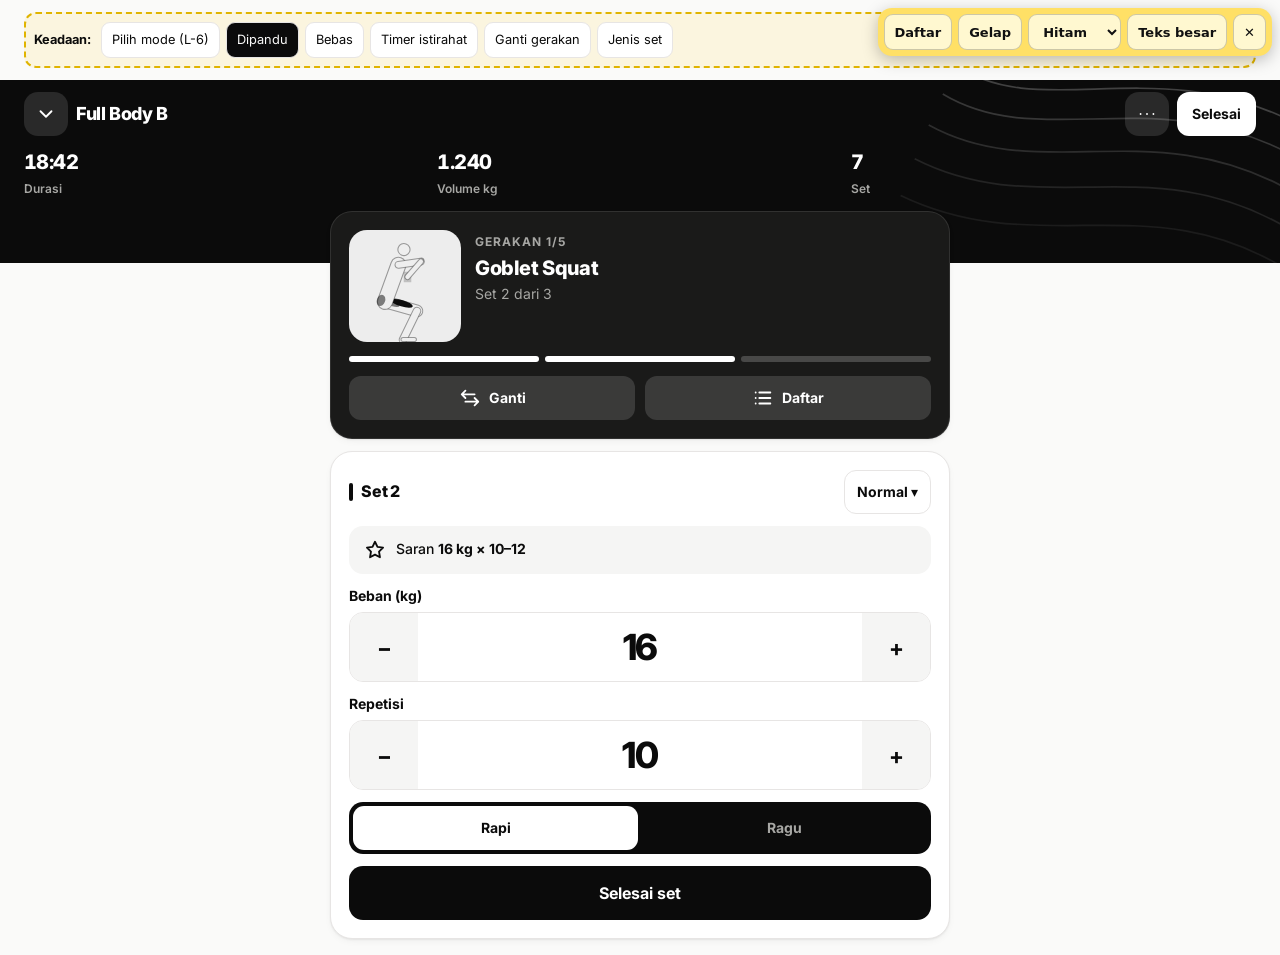
<file: docs/mockups/logger.html>
<!doctype html>
<html lang="id">
<head>
<meta charset="utf-8"><meta name="viewport" content="width=device-width, initial-scale=1, viewport-fit=cover">
<title>Logger · XNK Fit mockup</title>
<link rel="stylesheet" href="mock.css"><script src="mock.js"></script>
<style>
  .ex-head { display: flex; align-items: center; gap: 12px; }
  .ex-thumb { width: 56px; height: 56px; border-radius: 14px; flex: none; }
  .guided { max-width: 620px; margin: 0 auto; }
  .set-pills { display: flex; gap: 6px; }
  .set-pills i { flex: 1; height: 6px; border-radius: 9px; background: color-mix(in srgb, var(--on-band) 20%, transparent); }
  .set-pills i.on { background: var(--accent-on-band); }
  .lg-stats { display: grid; grid-template-columns: repeat(3, 1fr); gap: 8px; margin-top: 8px; }
  .lg-stats b { display: block; font-size: 1.25rem; font-weight: 800; letter-spacing: -0.03em; font-variant-numeric: tabular-nums; }
  .lg-stats span { font-size: .75rem; color: var(--on-band-muted); font-weight: 600; }
  .hero-fig { width: 112px; height: 112px; border-radius: 18px; flex: none; background: color-mix(in srgb, var(--on-band) 92%, transparent); }
  @media (min-width: 600px) { .bebas-grid { display: grid; grid-template-columns: 1fr 1fr; gap: 16px; align-items: start; } .bebas-grid > * + * { margin-top: 0; } }
</style>
</head>
<body class="full">
<div class="mock-states"><b>Keadaan:</b><button data-sw="lg:mode">Pilih mode (L-6)</button><button data-sw="lg:dipandu" class="on">Dipandu</button><button data-sw="lg:bebas">Bebas</button><button onclick="startRest(90)">Timer istirahat</button><button data-open="sheet-swap">Ganti gerakan</button><button data-open="sheet-kind">Jenis set</button></div>
<header class="head">
  <div class="head-top">
    <button class="icon-btn" data-back="latihan.html" aria-label="Kecilkan"><i data-i="down"></i></button>
    <span class="grow">Full Body B</span>
    <button class="icon-btn" data-open="sheet-more" aria-label="Lainnya"><i data-i="more"></i></button>
    <button class="btn pri sm" data-open="sheet-finish">Selesai</button>
  </div>
  <div class="lg-stats"><div><b>18:42</b><span>Durasi</span></div><div><b>1.240</b><span>Volume kg</span></div><div><b>7</b><span>Set</span></div></div>
</header>

<main class="page">
  <!-- Mode choice at first workout (L-6) -->
  <section class="stack guided" data-st="lg:mode" hidden>
    <div class="card ink geo"><span class="label">Latihan pertama</span><h2 style="font-size:1.6rem;margin-top:8px">Cara mencatat?</h2><p class="muted small" style="margin-top:4px">Pilih satu, bisa diganti nanti</p></div>
    <div class="card" data-radio>
      <button class="opt" data-sw="lg:dipandu"><span class="ic"><i data-i="play"></i></span><span class="grow"><b>Dipandu</b><br><span class="xs muted">Satu set setiap kali</span></span></button>
      <button class="opt" data-sw="lg:bebas"><span class="ic"><i data-i="list"></i></span><span class="grow"><b>Bebas</b><br><span class="xs muted">Tabel semua set</span></span></button>
    </div>
  </section>

  <!-- Dipandu -->
  <section class="stack guided" data-st="lg:dipandu">
    <div class="card ink">
      <div class="row-flex" style="gap:14px;align-items:flex-start">
        <div class="hero-fig" data-fig="goblet-squat" data-still></div>
        <div class="grow"><span class="label">Gerakan 1/5</span><h2 style="margin-top:4px">Goblet Squat</h2><p class="muted small" style="margin-top:4px">Set 2 dari 3</p></div>
      </div>
      <div class="set-pills" style="margin-top:14px" aria-label="Set 2 dari 3"><i class="on"></i><i class="on"></i><i></i></div>
      <div class="btn-row" style="margin-top:14px"><button class="btn sm" data-open="sheet-swap"><i data-i="swap"></i>Ganti</button><button class="btn sm" data-open="sheet-list"><i data-i="list"></i>Daftar</button></div>
    </div>
    <div class="card stack">
      <div class="card-title" style="margin-bottom:0"><h3>Set 2</h3><button class="chip" data-open="sheet-kind">Normal ▾</button></div>
      <div class="note"><i data-i="star"></i><span>Saran <b>16 kg × 10–12</b></span></div>
      <label class="field"><span>Beban (kg)</span><div class="stepper big"><button data-step="-2">−</button><input inputmode="decimal" value="16"><button data-step="2">+</button></div></label>
      <label class="field"><span>Repetisi</span><div class="stepper big"><button data-step="-1">−</button><input inputmode="numeric" value="10"><button data-step="1">+</button></div></label>
      <div class="seg" data-radio><button class="on">Rapi</button><button>Ragu</button></div>
      <button class="btn pri block lg" onclick="startRest(120)">Selesai set</button>
    </div>
  </section>

  <!-- Bebas -->
  <section class="bebas-grid" data-st="lg:bebas" hidden>
    <div class="card">
      <div class="ex-head"><div class="ex-thumb" data-fig="goblet-squat" data-still></div><div class="grow"><h3>Goblet Squat</h3><span class="xs muted">8–12 rep · saran 16 kg</span></div><button class="icon-btn" data-open="sheet-ex-more" aria-label="Menu gerakan"><i data-i="more"></i></button></div>
      <table class="set-table" style="margin-top:10px"><thead><tr><th>SET</th><th>SEBELUMNYA</th><th>KG</th><th>REP</th><th>✓</th></tr></thead><tbody>
        <tr class="done"><td><button class="set-no" data-open="sheet-kind">1</button></td><td class="small muted">14 × 12</td><td><input class="cell" inputmode="decimal" value="16"></td><td><input class="cell" inputmode="numeric" value="12"></td><td><button class="check on" data-rest aria-label="Set selesai"><i data-i="check"></i></button></td></tr>
        <tr><td><button class="set-no" data-open="sheet-kind">2</button></td><td class="small muted">14 × 12</td><td><input class="cell" inputmode="decimal" value="16"></td><td><input class="cell" inputmode="numeric" placeholder="10"></td><td><button class="check" data-rest aria-label="Set selesai"><i data-i="check"></i></button></td></tr>
        <tr><td><button class="set-no" data-open="sheet-kind">D</button></td><td class="small muted">—</td><td><input class="cell" inputmode="decimal" value="12"></td><td><input class="cell" inputmode="numeric" placeholder="8"></td><td><button class="check" data-rest aria-label="Set selesai"><i data-i="check"></i></button></td></tr>
      </tbody></table>
      <button class="btn block sm" style="margin-top:8px"><i data-i="plus"></i>Set</button>
    </div>

    <div class="card ss">
      <div class="card-title"><h3>Superset A</h3></div>
      <div class="ex-head"><div class="ex-thumb" data-fig="db-bench-press" data-still></div><div class="grow"><h3>Dumbbell Bench Press</h3><span class="xs muted">8–12 rep</span></div></div>
      <table class="set-table"><thead><tr><th>SET</th><th>SEBELUMNYA</th><th>KG</th><th>REP</th><th>✓</th></tr></thead><tbody>
        <tr><td><button class="set-no">1</button></td><td class="small muted">10 × 10</td><td><input class="cell" inputmode="decimal" value="10"></td><td><input class="cell" inputmode="numeric" placeholder="10"></td><td><button class="check" aria-label="Set selesai"><i data-i="check"></i></button></td></tr>
      </tbody></table>
      <div class="ex-head" style="margin-top:12px"><div class="ex-thumb" data-fig="seated-cable-row" data-still></div><div class="grow"><h3>Band Row</h3><span class="xs muted">12–15 rep · level karet</span></div></div>
      <table class="set-table"><thead><tr><th>SET</th><th>SEBELUMNYA</th><th>LEVEL</th><th>REP</th><th>✓</th></tr></thead><tbody>
        <tr><td><button class="set-no">1</button></td><td class="small muted">Hijau × 15</td><td><select class="cell" aria-label="Level karet"><option>Kuning</option><option>Merah muda</option><option selected>Hijau</option><option>Biru</option><option>Hitam</option></select></td><td><input class="cell" inputmode="numeric" placeholder="15"></td><td><button class="check" data-rest aria-label="Set selesai"><i data-i="check"></i></button></td></tr>
      </tbody></table>
    </div>
    <button class="btn block lg" data-open="sheet-swap"><i data-i="plus"></i>Gerakan</button>
  </section>
</main>

<!-- Rest timer bar (L-8: the app also posts a notification when it ends) -->
<div class="rest" id="rest" hidden>
  <div class="spread"><div><span class="label">Istirahat</span><div class="timer-big" data-rest-left>1:30</div></div>
    <div class="btn-row" style="flex-direction:column;gap:6px"><button class="btn sm" onclick="restAdd(15)">+15 dtk</button><button class="btn pri sm" onclick="restSkip()">Lewati</button></div></div>
  
</div>

<div class="sheet" id="sheet-swap" role="dialog" aria-label="Ganti gerakan"><div class="grab"></div>
  <div class="sheet-head"><h2>Ganti gerakan</h2><button class="icon-btn" data-close aria-label="Tutup"><i data-i="close"></i></button></div>
  <p class="small muted">Pola jongkok, alat yang ada</p>
  <div class="search" style="margin-top:10px"><i data-i="search"></i><input placeholder="Cari gerakan" aria-label="Cari gerakan"></div>
  <div class="list" style="margin-top:10px">
    <button class="li" data-close data-toast="Diganti untuk latihan ini"><span class="grow"><b>Leg Press</b><br><span class="xs muted">Quads · Glutes · mesin</span></span></button>
    <button class="li" data-close data-toast="Diganti untuk latihan ini"><span class="grow"><b>Bulgarian Split Squat</b><br><span class="xs muted">Quads · Glutes · dumbel</span></span></button>
    <button class="li" data-close data-toast="Diganti untuk latihan ini"><span class="grow"><b>Bodyweight Squat</b><br><span class="xs muted">Quads · tanpa alat</span></span></button>
  </div>
  <div class="seg" data-radio style="margin-top:12px"><button class="on">Hanya hari ini</button><button>Seterusnya</button></div>
</div>

<div class="sheet" id="sheet-kind" role="dialog" aria-label="Jenis set"><div class="grab"></div>
  <div class="sheet-head"><h2>Jenis set</h2><button class="icon-btn" data-close aria-label="Tutup"><i data-i="close"></i></button></div>
  <div class="list">
    <button class="li on" data-close><span class="ic"><b>1</b></span><span class="grow"><b>Normal</b></span></button>
    <button class="li" data-close><span class="ic"><b>D</b></span><span class="grow"><b>Drop set</b><br><span class="xs muted">Beban turun, tanpa istirahat</span></span></button>
    <button class="li" data-close><span class="ic"><b>F</b></span><span class="grow"><b>Sampai batas</b><br><span class="xs muted">Sampai tidak sanggup lagi</span></span></button>
    <button class="li" data-close><span class="ic"><i data-i="trash"></i></span><span class="grow"><b>Hapus set</b></span></button>
  </div>
  
</div>

<div class="sheet" id="sheet-ex-more" role="dialog" aria-label="Menu gerakan"><div class="grab"></div>
  <div class="sheet-head"><h2>Goblet Squat</h2><button class="icon-btn" data-close aria-label="Tutup"><i data-i="close"></i></button></div>
  <div class="list">
    <button class="li" data-open="sheet-swap"><span class="ic"><i data-i="swap"></i></span>Ganti gerakan</button>
    <button class="li" data-close data-toast="Superset dibuat"><span class="ic"><i data-i="list"></i></span>Jadikan superset</button>
    <button class="li" data-close><span class="ic"><i data-i="timer"></i></span>Atur waktu istirahat</button>
    <button class="li" data-close><span class="ic"><i data-i="info"></i></span>Cara gerakan dan otot</button>
    <button class="li" data-close><span class="ic"><i data-i="trash"></i></span>Hapus dari latihan ini</button>
  </div>
</div>

<div class="sheet" id="sheet-more" role="dialog" aria-label="Lainnya"><div class="grab"></div>
  <div class="sheet-head"><h2>Latihan</h2><button class="icon-btn" data-close aria-label="Tutup"><i data-i="close"></i></button></div>
  <div class="list">
    <button class="li" data-sw="lg:dipandu" data-close><span class="ic"><i data-i="play"></i></span>Mode Dipandu</button>
    <button class="li" data-sw="lg:bebas" data-close><span class="ic"><i data-i="list"></i></span>Mode Bebas</button>
    <button class="li" data-close data-toast="Latihan dibatalkan, tidak ada yang tersimpan"><span class="ic"><i data-i="trash"></i></span>Batalkan latihan</button>
  </div>
</div>

<div class="sheet" id="sheet-list" role="dialog" aria-label="Daftar gerakan"><div class="grab"></div>
  <div class="sheet-head"><h2>Hari ini</h2><button class="icon-btn" data-close aria-label="Tutup"><i data-i="close"></i></button></div>
  <div class="list">
    <div class="li on"><span class="ic"><b>1</b></span><span class="grow">Goblet Squat · 1/3</span></div>
    <div class="li"><span class="ic"><b>2</b></span><span class="grow">Dumbbell Bench Press · 0/3</span></div>
    <div class="li"><span class="ic"><b>3</b></span><span class="grow">Seated Cable Row · 0/3</span></div>
    <div class="li"><span class="ic"><b>4</b></span><span class="grow">Romanian Deadlift · 0/3</span></div>
    <div class="li"><span class="ic"><b>5</b></span><span class="grow">Plank · 0/2</span></div>
  </div>
</div>

<div class="sheet" id="sheet-finish" role="dialog" aria-label="Selesai latihan"><div class="grab"></div>
  <div class="sheet-head"><h2>Selesai latihan?</h2></div>
  <p><b>8 / 14</b> set tercatat</p>
  <div class="btn-row" style="margin-top:16px"><a class="btn pri lg" href="ringkasan.html">Selesai</a><button class="btn lg" data-close>Lanjut latihan</button></div>
</div>
</body>
</html>
</file>
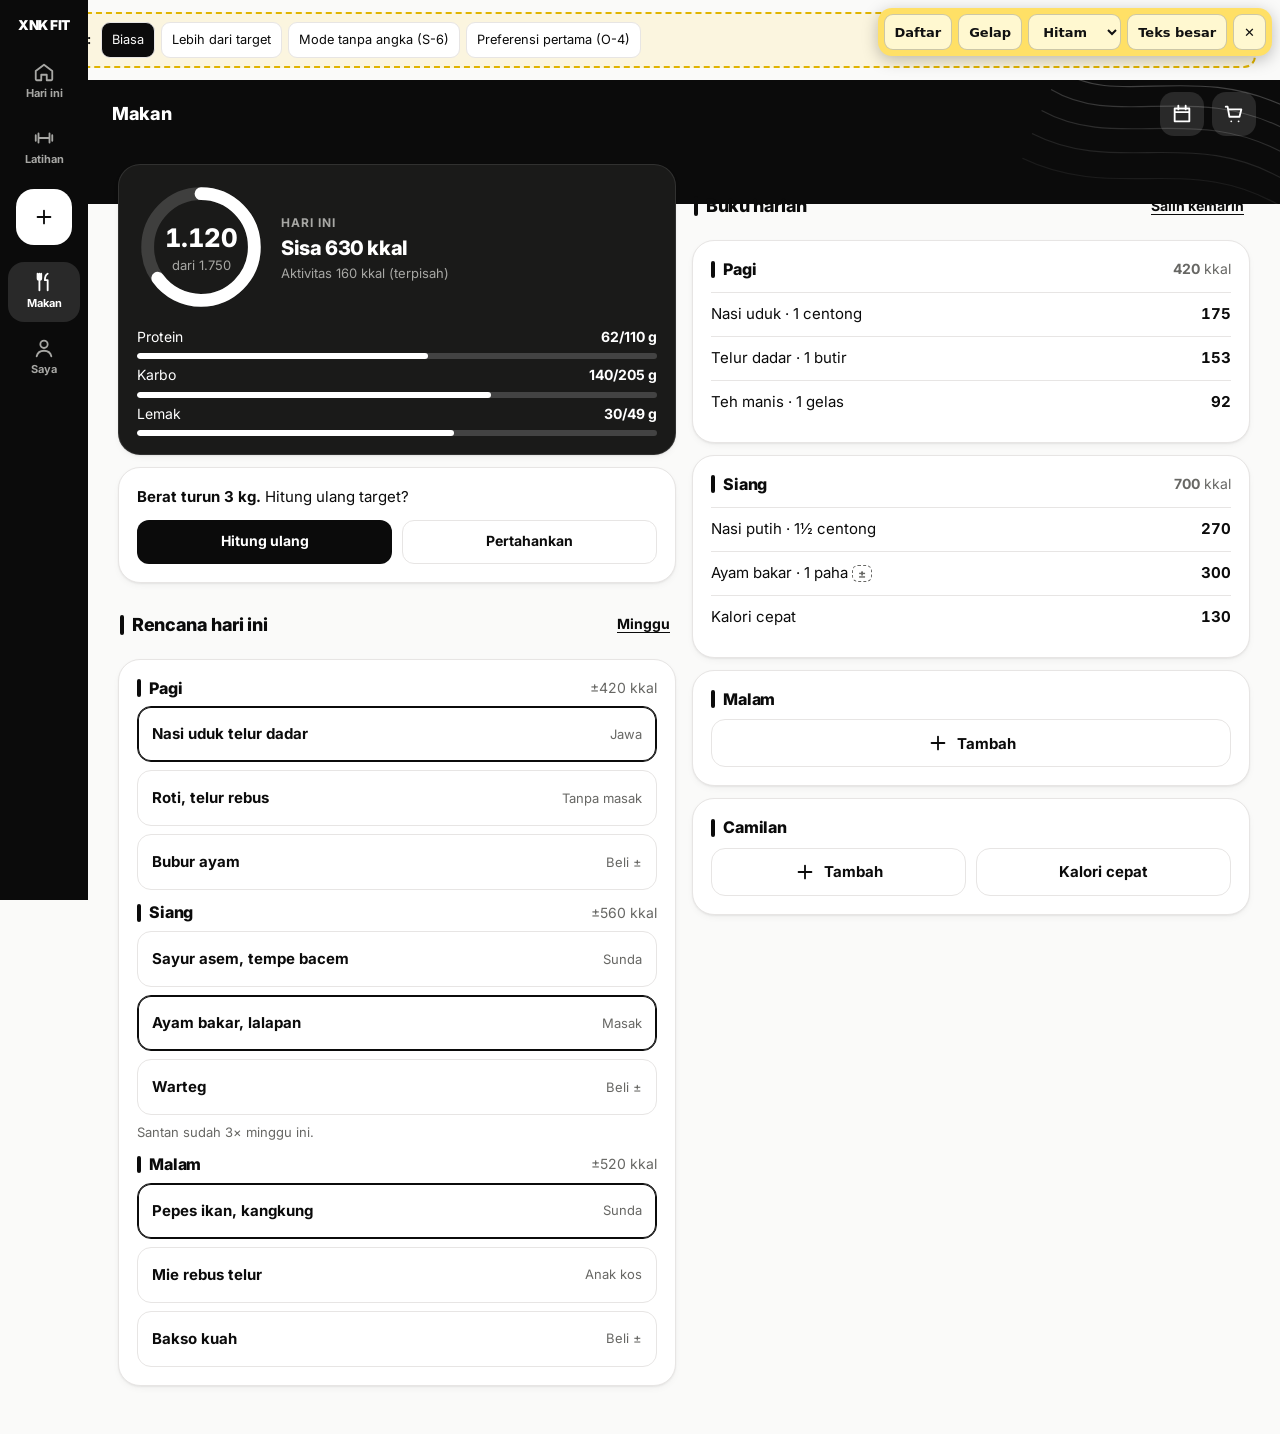
<file: docs/mockups/makan.html>
<!doctype html>
<html lang="id">
<head>
<meta charset="utf-8"><meta name="viewport" content="width=device-width, initial-scale=1, viewport-fit=cover">
<title>Makan · XNK Fit mockup</title>
<link rel="stylesheet" href="mock.css"><script src="mock.js"></script>
<style>
  .opt3 { display: grid; grid-template-columns: 1fr; gap: 8px; }
  .opt3 > button { min-height: 56px; padding: 10px 14px; border-radius: 14px; border: 1.5px solid var(--line); background: var(--surface); color: var(--fg); font: inherit; text-align: left; cursor: pointer; display: flex; align-items: center; justify-content: space-between; gap: 10px; }
  .opt3 > button.on { border-color: var(--accent); box-shadow: inset 0 0 0 1px var(--accent); }
  .opt3 b { font-size: .9375rem; line-height: 1.25; }
  .opt3 .muted { white-space: nowrap; flex: none; font-size: .8125rem; }
  .log-row { display: flex; justify-content: space-between; gap: 10px; padding: 10px 0; border-top: 1px solid var(--line); font-size: .9375rem; min-height: 44px; align-items: center; }
  .log-row b { font-variant-numeric: tabular-nums; }
</style>
</head>
<body data-tab="makan">
<div class="mock-states"><b>Keadaan:</b><button data-sw="m:normal" class="on">Biasa</button><button data-sw="m:over">Lebih dari target</button><button data-sw="m:nonum">Mode tanpa angka (S-6)</button><button data-sw="m:setup">Preferensi pertama (O-4)</button></div>
<div class="app">
  <header class="head">
    <div class="head-top"><span class="grow">Makan</span><a class="icon-btn" href="planner.html" aria-label="Rencana minggu"><i data-i="cal"></i></a><a class="icon-btn" href="belanja.html" aria-label="Daftar belanja"><i data-i="cart"></i></a></div>
  </header>

  <main class="page stack">
    <!-- Food preferences on first open (O-4, M-9) -->
    <section class="stack" data-st="m:setup" hidden>
      <div class="card ink geo"><span class="label">Target harian</span><div style="margin-top:8px"><span class="hero-num">1.750</span> <span class="muted">kkal</span></div>
        <p class="muted small" style="margin-top:6px">Protein 110 g · Karbo 205 g · Lemak 49 g</p></div>
      <div class="card"><div class="card-title"><h3>Alergi</h3></div><div class="chips" data-multi><button class="chip">Telur</button><button class="chip">Seafood</button><button class="chip">Kacang</button><button class="chip">Susu</button><button class="chip">Laktosa</button></div></div>
      <div class="card"><div class="card-title"><h3>Anggaran</h3></div><div class="seg" data-radio><button>Hemat</button><button class="on">Standar</button><button>Bebas</button></div></div>
      <div class="card"><div class="card-title"><h3>Sering beli di luar?</h3></div><div class="seg" data-radio><button class="on">Sering</button><button>Kadang</button><button>Jarang</button></div></div>
      <div class="btn-row"><a class="btn lg" href="bantuan.html?state=b:target">Cara hitung</a><button class="btn pri lg" data-sw="m:normal">Simpan</button></div>
    </section>

    <section class="stack" data-st="m:normal m:over m:nonum">
      <div class="cols">
        <div class="stack">
          <!-- Target hero -->
          <div class="card ink" data-st="m:normal m:over">
            <div class="row-flex" style="gap:16px">
              <div class="ring"><svg viewBox="0 0 120 120"><circle class="trk" cx="60" cy="60" r="50" stroke-width="12" fill="none"/><circle class="fill" cx="60" cy="60" r="50" stroke-width="12" fill="none" stroke-dasharray="314" stroke-dashoffset="110" data-st="m:normal"/><circle class="fill" cx="60" cy="60" r="50" stroke-width="12" fill="none" stroke-dasharray="314" stroke-dashoffset="0" data-st="m:over" hidden/></svg>
                <div class="mid"><span class="num" style="font-size:1.6rem" data-st="m:normal">1.120</span><span class="num" style="font-size:1.6rem" data-st="m:over" hidden>1.870</span><span class="xs muted">dari 1.750</span></div></div>
              <div class="grow"><span class="label">Hari ini</span><h2 style="margin-top:4px" data-st="m:normal">Sisa 630 kkal</h2><h2 style="margin-top:4px" data-st="m:over" hidden>+120 kkal</h2>
                <p class="xs muted" style="margin-top:4px" data-st="m:normal">Aktivitas 160 kkal (terpisah)</p><p class="xs muted" style="margin-top:4px" data-st="m:over" hidden>Besok mulai lagi</p></div>
            </div>
            <div class="stack-s small" style="margin-top:16px">
              <div class="spread"><span>Protein</span><b>62/110 g</b></div><div class="bar"><i style="width:56%"></i></div>
              <div class="spread"><span>Karbo</span><b>140/205 g</b></div><div class="bar"><i style="width:68%"></i></div>
              <div class="spread"><span>Lemak</span><b>30/49 g</b></div><div class="bar"><i style="width:61%"></i></div>
            </div>
          </div>
          <div class="card ink geo" data-st="m:nonum" hidden><span class="label">Hari ini</span><h2 style="font-size:1.6rem;margin-top:8px">2 dari 4 makan</h2><p class="muted small" style="margin-top:4px">Tanpa angka</p></div>

          <div class="card" data-st="m:normal"><div class="spread"><span class="grow"><b>Berat turun 3 kg.</b> Hitung ulang target?</span></div>
            <div class="btn-row" style="margin-top:12px"><button class="btn pri sm" data-toast="Target diperbarui">Hitung ulang</button><button class="btn sm">Pertahankan</button></div></div>

          <div class="sec"><h2>Rencana hari ini</h2><a class="link" href="planner.html">Minggu</a></div>
          <div class="card stack">
            <div><div class="card-title" style="margin-bottom:8px"><h3>Pagi</h3><span class="small muted" data-st="m:normal m:over">±420 kkal</span></div>
              <div class="opt3" data-radio><button class="on"><b>Nasi uduk telur dadar</b><span class="muted">Jawa</span></button><button><b>Roti, telur rebus</b><span class="muted">Tanpa masak</span></button><button><b>Bubur ayam</b><span class="muted">Beli ±</span></button></div></div>
            <div><div class="card-title" style="margin-bottom:8px"><h3>Siang</h3><span class="small muted" data-st="m:normal m:over">±560 kkal</span></div>
              <div class="opt3" data-radio><button><b>Sayur asem, tempe bacem</b><span class="muted">Sunda</span></button><button class="on"><b>Ayam bakar, lalapan</b><span class="muted">Masak</span></button><button><b>Warteg</b><span class="muted">Beli ±</span></button></div>
              <p class="xs muted" style="margin-top:8px">Santan sudah 3× minggu ini.</p></div>
            <div><div class="card-title" style="margin-bottom:8px"><h3>Malam</h3><span class="small muted" data-st="m:normal m:over">±520 kkal</span></div>
              <div class="opt3" data-radio><button class="on"><b>Pepes ikan, kangkung</b><span class="muted">Sunda</span></button><button><b>Mie rebus telur</b><span class="muted">Anak kos</span></button><button><b>Bakso kuah</b><span class="muted">Beli ±</span></button></div></div>
          </div>
        </div>

        <div class="stack">
          <div class="sec"><h2>Buku harian</h2><button class="link" data-toast="Kemarin disalin">Salin kemarin</button></div>
          <div class="card">
            <div class="card-title"><h3>Pagi</h3><span class="small muted" data-st="m:normal m:over"><b>420</b> kkal</span><button class="check on" data-st="m:nonum" hidden aria-label="Sudah"><i data-i="check"></i></button></div>
            <div class="log-row"><span>Nasi uduk · 1 centong</span><b data-st="m:normal m:over">175</b></div>
            <div class="log-row"><span>Telur dadar · 1 butir</span><b data-st="m:normal m:over">153</b></div>
            <div class="log-row"><span>Teh manis · 1 gelas</span><b data-st="m:normal m:over">92</b></div>
          </div>
          <div class="card">
            <div class="card-title"><h3>Siang</h3><span class="small muted" data-st="m:normal m:over"><b>700</b> kkal</span><button class="check on" data-st="m:nonum" hidden aria-label="Sudah"><i data-i="check"></i></button></div>
            <div class="log-row"><span>Nasi putih · 1½ centong</span><b data-st="m:normal m:over">270</b></div>
            <div class="log-row"><span>Ayam bakar · 1 paha <span class="est">±</span></span><b data-st="m:normal m:over">300</b></div>
            <div class="log-row"><span>Kalori cepat</span><b data-st="m:normal m:over">130</b></div>
          </div>
          <div class="card"><div class="card-title" style="margin-bottom:10px"><h3>Malam</h3><button class="check" data-st="m:nonum" hidden aria-label="Sudah"><i data-i="check"></i></button></div>
            <a class="btn" href="pilih-makanan.html"><i data-i="plus"></i>Tambah</a></div>
          <div class="card"><div class="card-title" style="margin-bottom:10px"><h3>Camilan</h3></div>
            <div class="btn-row"><a class="btn" href="pilih-makanan.html"><i data-i="plus"></i>Tambah</a><button class="btn" data-open="sheet-quick" data-st="m:normal m:over">Kalori cepat</button></div></div>
        </div>
      </div>
    </section>
  </main>
</div>

<div class="sheet" id="sheet-quick" role="dialog" aria-label="Kalori cepat"><div class="grab"></div>
  <div class="sheet-head"><h2>Kalori cepat</h2><button class="icon-btn" data-close aria-label="Tutup"><i data-i="close"></i></button></div>
  <div class="stack"><label class="field"><span>Kalori (kkal)</span><input class="input" inputmode="numeric" value="150"></label>
    <label class="field"><span>Nama (opsional)</span><input class="input" placeholder="Gorengan"></label>
    <div class="seg" data-radio><button>Pagi</button><button>Siang</button><button>Malam</button><button class="on">Camilan</button></div>
    <button class="btn pri block lg" data-close data-toast="Tersimpan">Simpan</button></div>
</div>
</body>
</html>
</file>
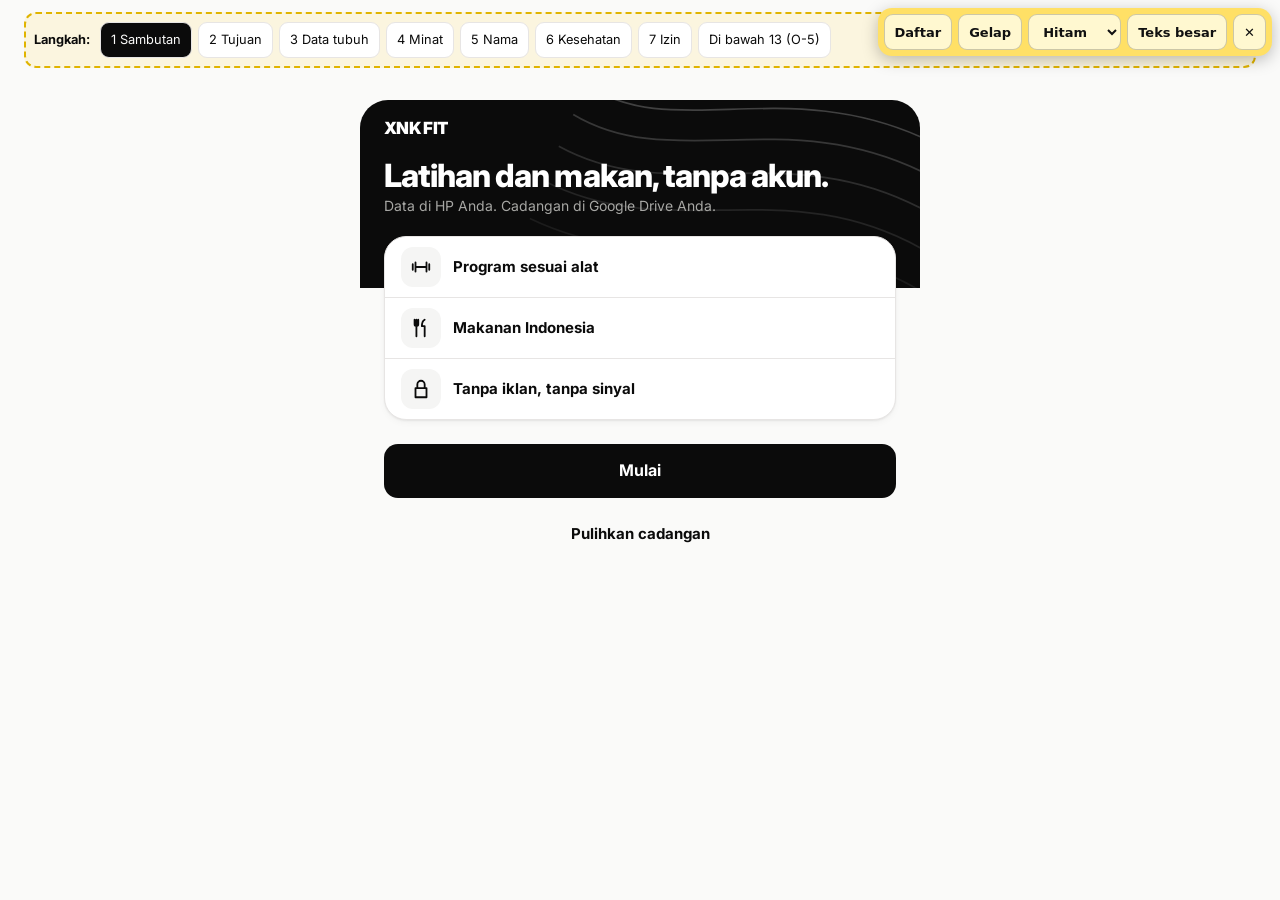
<file: docs/mockups/onboarding.html>
<!doctype html>
<html lang="id">
<head>
<meta charset="utf-8"><meta name="viewport" content="width=device-width, initial-scale=1, viewport-fit=cover">
<title>Onboarding · XNK Fit mockup</title>
<link rel="stylesheet" href="mock.css"><script src="mock.js"></script>
<style>
  .ob { max-width: 560px; margin: 0 auto; }
  .ob .head { padding-top: 16px; padding-bottom: 72px; }
  .ob .head h1 { font-size: 2rem; margin-top: 18px; }
  .ob-foot { position: sticky; bottom: 0; padding: 12px 0 calc(16px + env(safe-area-inset-bottom)); background: linear-gradient(transparent, var(--bg) 30%); }
  @media (min-width: 600px) { .ob { margin-top: 32px; border-radius: 28px; overflow: hidden; } }
</style>
</head>
<body class="full">
<div class="mock-states"><b>Langkah:</b>
  <button data-sw="ob:1" class="on">1 Sambutan</button><button data-sw="ob:2">2 Tujuan</button><button data-sw="ob:3">3 Data tubuh</button>
  <button data-sw="ob:4">4 Minat</button><button data-sw="ob:5">5 Nama</button><button data-sw="ob:6">6 Kesehatan</button>
  <button data-sw="ob:7">7 Izin</button><button data-sw="ob:u13">Di bawah 13 (O-5)</button>
</div>
<div class="ob">
  <!-- 1 Welcome -->
  <section data-st="ob:1">
    <header class="head"><span class="brand">XNK FIT</span><h1>Latihan dan makan, tanpa akun.</h1><p class="sub">Data di HP Anda. Cadangan di Google Drive Anda.</p></header>
    <div class="page stack">
      <div class="list">
        <div class="li"><span class="ic"><i data-i="dumbbell"></i></span><b class="grow">Program sesuai alat</b></div>
        <div class="li"><span class="ic"><i data-i="food"></i></span><b class="grow">Makanan Indonesia</b></div>
        <div class="li"><span class="ic"><i data-i="lock"></i></span><b class="grow">Tanpa iklan, tanpa sinyal</b></div>
      </div>
      <div class="ob-foot stack"><button class="btn pri block lg" data-sw="ob:2">Mulai</button><button class="btn ghost block" data-go="pengaturan.html?state=p:data">Pulihkan cadangan</button></div>
    </div>
  </section>

  <!-- 2 Goal -->
  <section data-st="ob:2" hidden>
    <header class="head"><div class="progress-dots"><i class="on"></i><i></i><i></i><i></i><i></i><i></i></div><h1>Tujuan utama?</h1></header>
    <div class="page stack">
      <div class="card" data-radio>
        <button class="opt"><span class="ic"><i data-i="chart"></i></span><span class="grow"><b>Turun berat</b><br><span class="xs muted">±½ kg per minggu</span></span></button>
        <button class="opt on"><span class="ic"><i data-i="heart"></i></span><span class="grow"><b>Jaga berat</b><br><span class="xs muted">Lebih bugar</span></span></button>
        <button class="opt"><span class="ic"><i data-i="dumbbell"></i></span><span class="grow"><b>Tambah otot</b><br><span class="xs muted">Surplus kecil</span></span></button>
      </div>
      <div class="ob-foot btn-row"><button class="btn lg" data-sw="ob:1">Kembali</button><button class="btn pri lg" data-sw="ob:3">Lanjut</button></div>
    </div>
  </section>

  <!-- 3 Body -->
  <section data-st="ob:3" hidden>
    <header class="head"><div class="progress-dots"><i class="on"></i><i class="on"></i><i></i><i></i><i></i><i></i></div><h1>Data tubuh</h1><p class="sub">Tetap di HP ini</p></header>
    <div class="page stack">
      <div class="card stack">
        <div class="seg" data-radio><button class="on">Perempuan</button><button>Laki-laki</button></div>
        <label class="field"><span>Tahun lahir</span><input class="input" inputmode="numeric" value="1998" aria-label="Tahun lahir"></label>
        <div class="cols">
          <label class="field"><span>Tinggi (cm)</span><div class="stepper"><button data-step="-1">−</button><input inputmode="numeric" value="158"><button data-step="1">+</button></div></label>
          <label class="field"><span>Berat (kg)</span><div class="stepper"><button data-step="-0.5">−</button><input inputmode="decimal" value="68"><button data-step="0.5">+</button></div></label>
        </div>
      </div>
      <div class="ob-foot btn-row"><button class="btn lg" data-sw="ob:2">Kembali</button><button class="btn pri lg" data-sw="ob:4">Lanjut</button></div>
    </div>
  </section>

  <!-- 4 Interest -->
  <section data-st="ob:4" hidden>
    <header class="head"><div class="progress-dots"><i class="on"></i><i class="on"></i><i class="on"></i><i></i><i></i><i></i></div><h1>Mulai dari mana?</h1></header>
    <div class="page stack">
      <div class="card" data-radio>
        <button class="opt"><span class="ic"><i data-i="dumbbell"></i></span><b class="grow">Latihan</b></button>
        <button class="opt"><span class="ic"><i data-i="food"></i></span><b class="grow">Makan</b></button>
        <button class="opt on"><span class="ic"><i data-i="star"></i></span><b class="grow">Keduanya</b></button>
      </div>
      <div class="ob-foot btn-row"><button class="btn lg" data-sw="ob:3">Kembali</button><button class="btn pri lg" data-sw="ob:5">Lanjut</button></div>
    </div>
  </section>

  <!-- 5 Nickname -->
  <section data-st="ob:5" hidden>
    <header class="head"><div class="progress-dots"><i class="on"></i><i class="on"></i><i class="on"></i><i class="on"></i><i></i><i></i></div><h1>Nama panggilan</h1><p class="sub">Boleh dilewati</p></header>
    <div class="page stack">
      <div class="card"><input class="input" value="Dita" aria-label="Nama panggilan"></div>
      <div class="ob-foot btn-row"><button class="btn lg" data-sw="ob:6">Lewati</button><button class="btn pri lg" data-sw="ob:6">Lanjut</button></div>
    </div>
  </section>

  <!-- 6 Health question (O-2) -->
  <section data-st="ob:6" hidden>
    <header class="head"><div class="progress-dots"><i class="on"></i><i class="on"></i><i class="on"></i><i class="on"></i><i class="on"></i><i></i></div><h1>Ada kondisi kesehatan?</h1><p class="sub">Cedera, kehamilan, atau saran dokter</p></header>
    <div class="page stack">
      <div class="card">
        <a class="opt" href="screening.html"><span class="ic"><i data-i="heart"></i></span><span class="grow"><b>Ya / tidak yakin</b><br><span class="xs muted">Isi formulir, ±2 menit</span></span><i data-i="chev"></i></a>
        <button class="opt" data-sw="ob:7"><span class="ic"><i data-i="check"></i></span><span class="grow"><b>Tidak ada</b><br><span class="xs muted">Formulir diisi sebelum program</span></span></button>
      </div>
    </div>
  </section>

  <!-- 7 Permissions (O-3) -->
  <section data-st="ob:7" hidden>
    <header class="head"><div class="progress-dots"><i class="on"></i><i class="on"></i><i class="on"></i><i class="on"></i><i class="on"></i><i class="on"></i></div><h1>Izin</h1><p class="sub">Semua bisa nanti</p></header>
    <div class="page stack">
      <div class="list">
        <div class="li"><span class="ic"><i data-i="bell"></i></span><b class="grow">Notifikasi</b><button class="btn pri sm" data-toast="(Dialog Android)">Izinkan</button></div>
        <div class="li"><span class="ic"><i data-i="camera"></i></span><b class="grow">Kamera</b><button class="btn sm">Nanti</button></div>
        <div class="li"><span class="ic"><i data-i="steps"></i></span><b class="grow">Health Connect</b><button class="btn sm">Nanti</button></div>
        <div class="li"><span class="ic"><i data-i="cloud"></i></span><b class="grow">Google Drive</b><button class="btn sm">Nanti</button></div>
      </div>
      <div class="ob-foot"><button class="btn pri block lg" data-go="hari-ini.html?state=h:empty">Masuk</button></div>
    </div>
  </section>

  <!-- Under 13 stop (O-5) -->
  <section data-st="ob:u13" hidden>
    <header class="head"><span class="brand">XNK FIT</span><h1>Untuk usia 13 ke atas</h1><p class="sub">Terima kasih sudah mencoba.</p></header>
    <div class="page stack">
      <div class="card"><p>Bermain dan berolahraga bersama keluarga atau guru olahraga adalah awal yang baik.</p></div>
      <button class="btn block lg" data-sw="ob:3">Ubah tahun lahir</button>
    </div>
  </section>
</div>
</body>
</html>
</file>
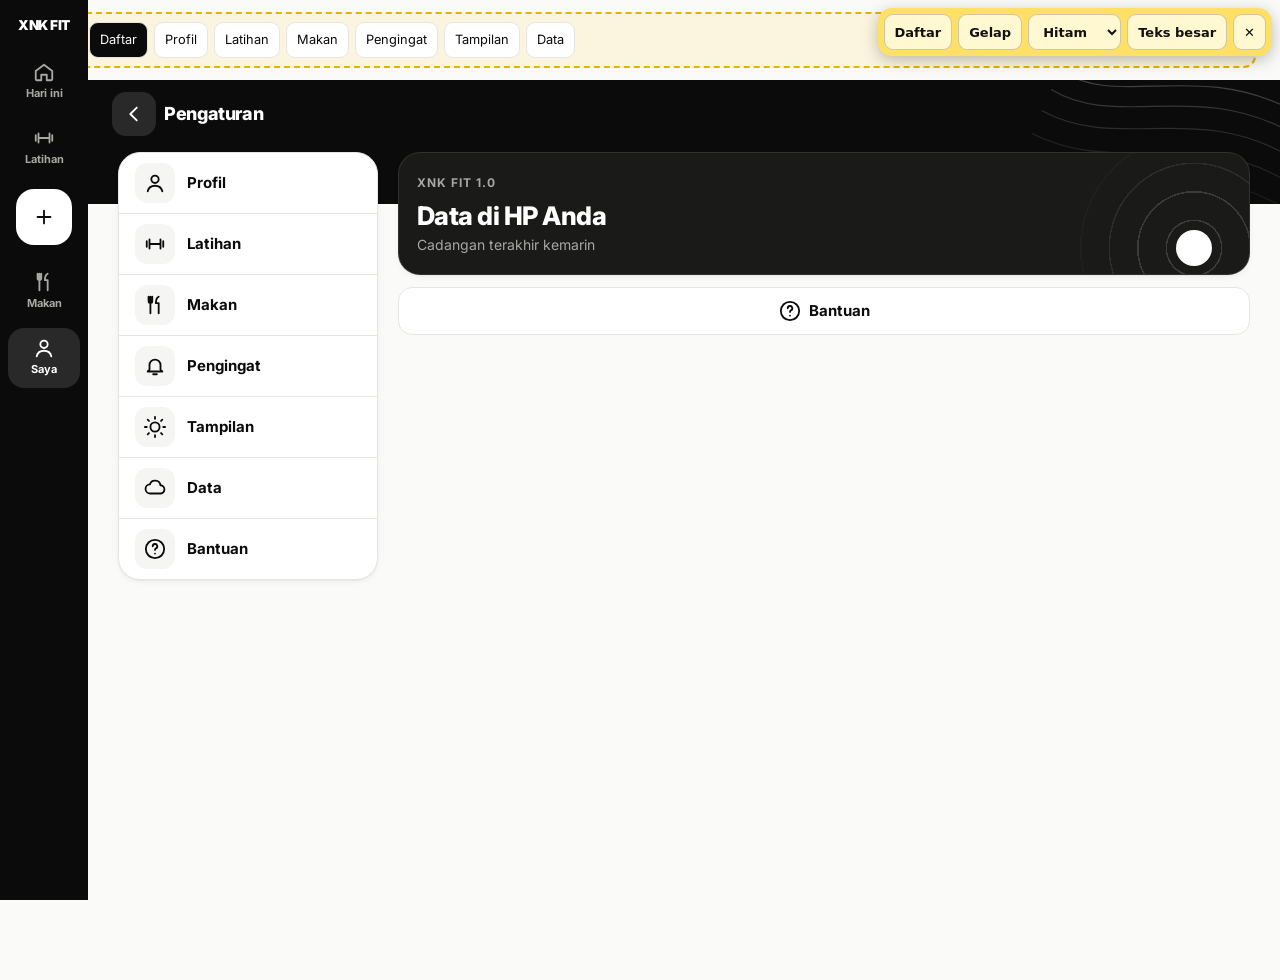
<file: docs/mockups/pengaturan.html>
<!doctype html>
<html lang="id">
<head>
<meta charset="utf-8"><meta name="viewport" content="width=device-width, initial-scale=1, viewport-fit=cover">
<title>Pengaturan · XNK Fit mockup</title>
<link rel="stylesheet" href="mock.css"><script src="mock.js"></script>
<style>
  .set-layout { display: block; }
  .set-nav { display: none; }
  .dot-c { width: 16px; height: 16px; border-radius: 50%; flex: none; box-shadow: 0 0 0 1.5px var(--surface); }
  .card .li { padding-inline: 0; }
  @media (min-width: 600px) {
    .set-layout { display: grid; grid-template-columns: 260px minmax(0, 1fr); gap: 20px; align-items: start; }
    .set-nav { display: block; position: sticky; top: 16px; }
    .set-home .tiles { display: none; }
  }
</style>
</head>
<body data-tab="saya">
<div class="mock-states"><b>Bagian:</b><button data-sw="p:home" class="on">Daftar</button><button data-sw="p:profil">Profil</button><button data-sw="p:latihan">Latihan</button><button data-sw="p:makan">Makan</button><button data-sw="p:ingat">Pengingat</button><button data-sw="p:tampil">Tampilan</button><button data-sw="p:data">Data</button></div>
<div class="app">
  <header class="head">
    <div class="head-top"><button class="icon-btn" data-back="saya.html" aria-label="Kembali"><i data-i="back"></i></button><span class="grow">Pengaturan</span></div>
  </header>
  <main class="page">
    <div class="set-layout">
      <!-- Order fixed by P-7 -->
      <nav class="set-nav list" aria-label="Bagian pengaturan">
        <button class="li" data-sw="p:profil"><span class="ic"><i data-i="user"></i></span><b class="grow">Profil</b></button>
        <button class="li" data-sw="p:latihan"><span class="ic"><i data-i="dumbbell"></i></span><b class="grow">Latihan</b></button>
        <button class="li" data-sw="p:makan"><span class="ic"><i data-i="food"></i></span><b class="grow">Makan</b></button>
        <button class="li" data-sw="p:ingat"><span class="ic"><i data-i="bell"></i></span><b class="grow">Pengingat</b></button>
        <button class="li" data-sw="p:tampil"><span class="ic"><i data-i="sun"></i></span><b class="grow">Tampilan</b></button>
        <button class="li" data-sw="p:data"><span class="ic"><i data-i="cloud"></i></span><b class="grow">Data</b></button>
        <a class="li" href="bantuan.html"><span class="ic"><i data-i="help"></i></span><b class="grow">Bantuan</b></a>
      </nav>
      <div class="stack">
        <section data-st="p:home" class="set-home stack">
          <div class="card ink geo"><span class="label">XNK Fit 1.0</span><h2 style="font-size:1.6rem;margin-top:8px">Data di HP Anda</h2><p class="muted small" style="margin-top:4px">Cadangan terakhir kemarin</p></div>
          <div class="tiles">
            <button class="tile" data-sw="p:profil"><i data-i="user"></i><b>Profil</b><span>Tubuh, tujuan</span></button>
            <button class="tile" data-sw="p:latihan"><i data-i="dumbbell"></i><b>Latihan</b><span>Alat, program</span></button>
            <button class="tile" data-sw="p:makan"><i data-i="food"></i><b>Makan</b><span>Alergi, anggaran</span></button>
            <button class="tile" data-sw="p:ingat"><i data-i="bell"></i><b>Pengingat</b><span>3 aktif</span></button>
            <button class="tile" data-sw="p:tampil"><i data-i="sun"></i><b>Tampilan</b><span>Tema, aksen</span></button>
            <button class="tile" data-sw="p:data"><i data-i="cloud"></i><b>Data</b><span>Cadangan, ekspor</span></button>
          </div>
          <a class="btn block" href="bantuan.html"><i data-i="help"></i>Bantuan</a>
        </section>

        <section data-st="p:profil" hidden class="stack">
          <div class="card">
            <div class="card-title"><h3>Profil</h3></div>
            <div class="li"><span class="grow">Nama</span><b>Dita</b></div>
            <div class="li"><span class="grow">Tujuan</span><b>Jaga berat</b><i data-i="chev"></i></div>
            <div class="li"><span class="grow">Lahir</span><b>1998 · P</b></div>
            <div class="li"><span class="grow">Tinggi</span><b>158 cm</b></div>
            <div class="li"><span class="grow">Aktivitas</span><b>Ringan</b></div>
            <a class="li" href="screening.html"><span class="grow">Formulir kesehatan</span><span class="small muted">12 Okt</span><i data-i="chev"></i></a>
          </div>
        </section>

        <section data-st="p:latihan" hidden class="stack">
          <div class="card">
            <div class="card-title"><h3>Latihan</h3></div>
            <button class="li" data-go="latihan.html?state=l:setup"><span class="grow">Alat</span><b>Gym</b><i data-i="chev"></i></button>
            <label class="li"><span class="grow">Program otomatis</span><span class="switch"><input type="checkbox" checked><i></i></span></label>
            <label class="li"><span class="grow">Langkah (Health Connect)</span><span class="switch"><input type="checkbox" checked><i></i></span></label>
          </div>
          <div class="card"><div class="card-title"><h3>Cara mencatat</h3></div><div class="seg" data-radio><button class="on">Dipandu</button><button>Bebas</button></div></div>
        </section>

        <section data-st="p:makan" hidden class="stack">
          <div class="card"><div class="card-title"><h3>Alergi</h3></div><div class="chips" data-multi><button class="chip">Telur</button><button class="chip on">Seafood</button><button class="chip">Kacang</button><button class="chip">Susu</button><button class="chip">Laktosa</button></div></div>
          <div class="card"><div class="card-title"><h3>Anggaran</h3></div><div class="seg" data-radio><button>Hemat</button><button class="on">Standar</button><button>Bebas</button></div></div>
          <div class="card">
            <label class="li"><span class="grow">Sering beli di luar</span><span class="switch"><input type="checkbox" checked><i></i></span></label>
            <label class="li"><span class="grow">Mode tanpa angka</span><span class="switch"><input type="checkbox"><i></i></span></label>
            <a class="li" href="bantuan.html?state=b:target"><span class="grow">Target</span><b>1.750 kkal</b><i data-i="chev"></i></a>
          </div>
        </section>

        <section data-st="p:ingat" hidden class="stack">
          <div class="card">
            <div class="card-title"><h3>Pengingat</h3><span class="small muted">Maks. 3/hari</span></div>
            <label class="li"><span class="grow"><b>Latihan</b><br><span class="xs muted">17.00</span></span><span class="switch"><input type="checkbox" checked><i></i></span></label>
            <label class="li"><span class="grow"><b>Catat makan</b><br><span class="xs muted">07.00 · 12.00 · 18.00</span></span><span class="switch"><input type="checkbox" checked><i></i></span></label>
            <label class="li"><span class="grow"><b>Timbang</b><br><span class="xs muted">Minggu 07.00</span></span><span class="switch"><input type="checkbox"><i></i></span></label>
          </div>
          <div class="card ink"><span class="label">Contoh</span><p style="margin-top:6px;font-weight:600">Latihan hari ini: Full Body A, sekitar 45 menit.</p></div>
        </section>

        <section data-st="p:tampil" hidden class="stack">
          <div class="card"><div class="card-title"><h3>Tema</h3></div><div class="seg" data-radio><button>Terang</button><button>Gelap</button><button class="on">Sistem</button></div></div>
          <div class="card"><div class="card-title"><h3>Aksen</h3></div>
            <div class="chips" data-radio>
              <button class="chip on" onclick="location.search='state=p:tampil&theme='+document.documentElement.dataset.theme"><span class="dot-c" style="background:#0b0b0b"></span>Hitam</button>
              <button class="chip" onclick="location.search='state=p:tampil&accent=biru&theme='+document.documentElement.dataset.theme"><span class="dot-c" style="background:#1d4ed8"></span>Biru</button>
              <button class="chip" onclick="location.search='state=p:tampil&accent=hijau&theme='+document.documentElement.dataset.theme"><span class="dot-c" style="background:#15803d"></span>Hijau</button>
              <button class="chip" onclick="location.search='state=p:tampil&accent=toska&theme='+document.documentElement.dataset.theme"><span class="dot-c" style="background:#0f766e"></span>Toska</button>
              <button class="chip" onclick="location.search='state=p:tampil&accent=ungu&theme='+document.documentElement.dataset.theme"><span class="dot-c" style="background:#6d28d9"></span>Ungu</button>
              <button class="chip" onclick="location.search='state=p:tampil&accent=pink&theme='+document.documentElement.dataset.theme"><span class="dot-c" style="background:#be185d"></span>Pink</button>
              <button class="chip" onclick="location.search='state=p:tampil&accent=oranye&theme='+document.documentElement.dataset.theme"><span class="dot-c" style="background:#c2410c"></span>Oranye</button>
            </div></div>
          <div class="card"><label class="li"><span class="grow"><b>Teks besar</b></span><span class="switch"><input type="checkbox" onchange="document.documentElement.classList.toggle('big', this.checked)"><i></i></span></label></div>
        </section>

        <section data-st="p:data" hidden class="stack">
          <div class="card ink geo"><span class="label">Google Drive</span><h2 style="font-size:1.6rem;margin-top:8px">Kemarin 20.14</h2><p class="muted small" style="margin-top:4px">3 cadangan · otomatis lewat Wi-Fi</p>
            <div class="btn-row" style="margin-top:16px"><button class="btn pri" data-toast="Cadangan dibuat">Cadangkan</button><button class="btn" data-open="sheet-restore">Pulihkan</button></div></div>
          <div class="card">
            <label class="li"><span class="grow">Ikutkan foto</span><span class="switch"><input type="checkbox"><i></i></span></label>
            <button class="li" data-toast="(Pilih tempat simpan zip)"><span class="ic"><i data-i="share"></i></span><b class="grow">Ekspor</b><i data-i="chev"></i></button>
            <button class="li" data-toast="(Pilih file zip)"><span class="ic"><i data-i="download"></i></span><b class="grow">Impor</b><i data-i="chev"></i></button>
            <button class="li" data-open="sheet-other"><span class="ic"><i data-i="phone"></i></span><span class="grow">Contoh: dari HP lain</span><i data-i="chev"></i></button>
            <button class="li" data-open="sheet-newer"><span class="ic"><i data-i="info"></i></span><span class="grow">Contoh: versi lebih baru</span><i data-i="chev"></i></button>
          </div>
          <button class="btn block" data-open="sheet-delete"><i data-i="trash"></i>Hapus semua data</button>
        </section>
      </div>
    </div>
  </main>
</div>

<div class="sheet" id="sheet-restore" role="dialog" aria-label="Pulihkan"><div class="grab"></div>
  <div class="sheet-head"><h2>Pulihkan cadangan?</h2><button class="icon-btn" data-close aria-label="Tutup"><i data-i="close"></i></button></div>
  <div class="stack">
    <div class="seg" data-radio><button class="on">Kemarin 20.14</button><button>14 Nov</button><button>12 Nov</button></div>
    <div class="kv"><div><b>17</b><span>Latihan</span></div><div><b>412</b><span>Catatan makan</span></div><div><b>9</b><span>Ukuran</span></div></div>
    <div class="note"><i data-i="info"></i><span><b>Semua data di HP ini diganti.</b> Tidak bisa dibatalkan.</span></div>
    <label class="field"><span>Ketik PULIHKAN untuk lanjut</span><input class="input" placeholder="PULIHKAN" autocapitalize="characters"></label>
    <div class="btn-row"><button class="btn lg" data-close>Batal</button><button class="btn pri lg" data-close data-toast="Dipulihkan">Pulihkan</button></div>
  </div>
</div>
<div class="sheet" id="sheet-other" role="dialog" aria-label="Cadangan dari HP lain"><div class="grab"></div>
  <div class="sheet-head"><h2>Dari HP lain</h2></div>
  <p><b>Redmi 9A</b> · 10 Nov. Ganti data di HP ini?</p>
  <div class="btn-row" style="margin-top:16px"><button class="btn lg" data-close>Batal</button><button class="btn pri lg" data-open="sheet-restore">Lanjut</button></div>
</div>
<div class="sheet" id="sheet-newer" role="dialog" aria-label="Versi lebih baru"><div class="grab"></div>
  <div class="sheet-head"><h2>Tidak bisa dipulihkan</h2></div>
  <div class="note err"><i data-i="info"></i><span>Cadangan dari versi lebih baru. Perbarui aplikasi dulu.</span></div>
  <button class="btn block lg" style="margin-top:16px" data-close>Tutup</button>
</div>
<div class="sheet" id="sheet-delete" role="dialog" aria-label="Hapus semua data"><div class="grab"></div>
  <div class="sheet-head"><h2>Hapus semua data?</h2></div>
  <div class="stack">
    <p>Semua data di HP ini dihapus. Cadangan di Drive tetap ada.</p>
    <label class="field"><span>Ketik HAPUS untuk lanjut</span><input class="input" placeholder="HAPUS" autocapitalize="characters"></label>
    <div class="btn-row"><button class="btn lg" data-close>Batal</button><button class="btn pri lg" data-go="onboarding.html">Hapus semua</button></div>
  </div>
</div>
</body>
</html>
</file>
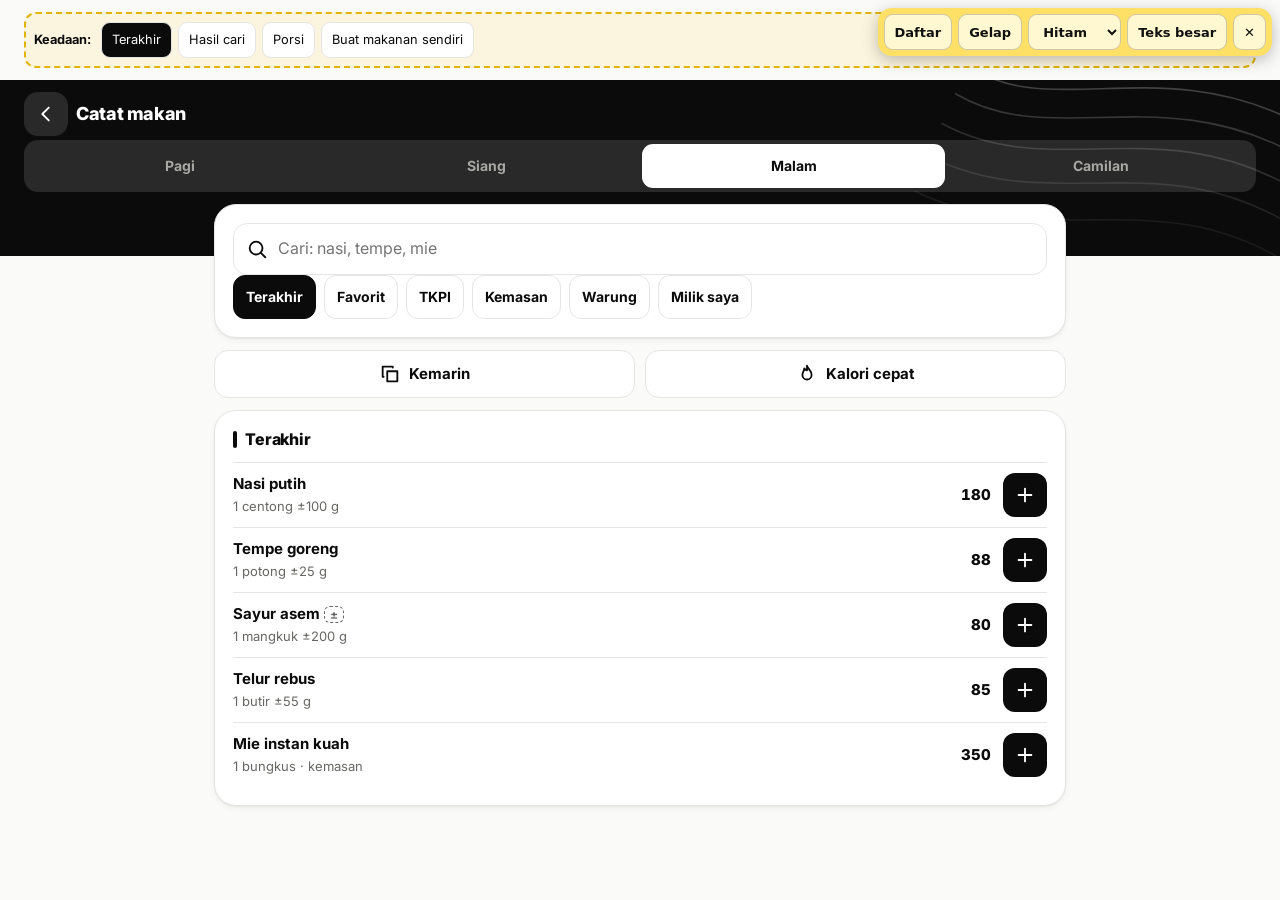
<file: docs/mockups/pilih-makanan.html>
<!doctype html>
<html lang="id">
<head>
<meta charset="utf-8"><meta name="viewport" content="width=device-width, initial-scale=1, viewport-fit=cover">
<title>Pilih makanan · XNK Fit mockup</title>
<link rel="stylesheet" href="mock.css"><script src="mock.js"></script>
<style>
  .food .add { width: 44px; height: 44px; border-radius: 12px; background: var(--accent); color: var(--on-accent); display: inline-flex; align-items: center; justify-content: center; flex: none; }
  .food .kcal { font-weight: 800; font-variant-numeric: tabular-nums; flex: none; }
</style>
</head>
<body class="full">
<div class="mock-states"><b>Keadaan:</b><button data-sw="f:recent" class="on">Terakhir</button><button data-sw="f:search">Hasil cari</button><button data-open="sheet-portion">Porsi</button><button data-sw="f:own">Buat makanan sendiri</button></div>
<header class="head">
  <div class="head-top"><button class="icon-btn" data-back="makan.html" aria-label="Kembali"><i data-i="back"></i></button><span class="grow">Catat makan</span></div>
  <div class="seg" data-radio style="background:color-mix(in srgb, var(--on-band) 12%, transparent)"><button>Pagi</button><button>Siang</button><button class="on">Malam</button><button>Camilan</button></div>
</header>
<main class="page stack" style="max-width:900px">
  <div class="card stack" data-st="f:recent f:search">
    <div class="search"><i data-i="search"></i><input placeholder="Cari: nasi, tempe, mie" aria-label="Cari makanan"></div>
    <div class="chips scroll" data-radio><button class="chip on" data-sw="f:recent">Terakhir</button><button class="chip">Favorit</button><button class="chip">TKPI</button><button class="chip">Kemasan</button><button class="chip">Warung</button><button class="chip" data-sw="f:own">Milik saya</button></div>
  </div>

  <section data-st="f:recent" class="stack">
    <div class="btn-row"><button class="btn" data-toast="Malam kemarin disalin"><i data-i="copy"></i>Kemarin</button><button class="btn" data-open="sheet-quick"><i data-i="flame"></i>Kalori cepat</button></div>
    <div class="card food">
      <div class="card-title"><h3>Terakhir</h3></div>
      <button class="li" style="padding-inline:0" data-open="sheet-portion"><span class="grow"><b>Nasi putih</b><br><span class="xs muted">1 centong ±100 g</span></span><span class="kcal">180</span><span class="add"><i data-i="plus"></i></span></button>
      <button class="li" style="padding-inline:0" data-open="sheet-portion"><span class="grow"><b>Tempe goreng</b><br><span class="xs muted">1 potong ±25 g</span></span><span class="kcal">88</span><span class="add"><i data-i="plus"></i></span></button>
      <button class="li" style="padding-inline:0" data-open="sheet-portion"><span class="grow"><b>Sayur asem</b> <span class="est">±</span><br><span class="xs muted">1 mangkuk ±200 g</span></span><span class="kcal">80</span><span class="add"><i data-i="plus"></i></span></button>
      <button class="li" style="padding-inline:0" data-open="sheet-portion"><span class="grow"><b>Telur rebus</b><br><span class="xs muted">1 butir ±55 g</span></span><span class="kcal">85</span><span class="add"><i data-i="plus"></i></span></button>
      <button class="li" style="padding-inline:0" data-open="sheet-portion"><span class="grow"><b>Mie instan kuah</b><br><span class="xs muted">1 bungkus · kemasan</span></span><span class="kcal">350</span><span class="add"><i data-i="plus"></i></span></button>
    </div>
  </section>

  <section data-st="f:search" hidden class="stack">
    <div class="card food">
      <div class="card-title"><h3>"tempe"</h3><span class="small muted"><b>9</b> hasil</span></div>
      <button class="li" style="padding-inline:0" data-open="sheet-portion"><span class="grow"><b>Tempe mentah</b><br><span class="xs muted">TKPI · 1 potong ±25 g</span></span><span class="kcal">50</span><span class="add"><i data-i="plus"></i></span></button>
      <button class="li" style="padding-inline:0" data-open="sheet-portion"><span class="grow"><b>Tempe goreng</b><br><span class="xs muted">TKPI · 1 potong ±25 g</span></span><span class="kcal">88</span><span class="add"><i data-i="plus"></i></span></button>
      <button class="li" style="padding-inline:0" data-open="sheet-portion"><span class="grow"><b>Tempe bacem</b> <span class="est">±</span><br><span class="xs muted">Warung · 1 potong ±30 g</span></span><span class="kcal">75</span><span class="add"><i data-i="plus"></i></span></button>
      <button class="li" style="padding-inline:0" data-open="sheet-portion"><span class="grow"><b>Orek tempe</b> <span class="est">±</span><br><span class="xs muted">Resep · 2 sdm ±40 g</span></span><span class="kcal">90</span><span class="add"><i data-i="plus"></i></span></button>
    </div>
    <button class="btn block" data-sw="f:own"><i data-i="plus"></i>Buat makanan sendiri</button>
  </section>

  <section data-st="f:own" hidden class="stack">
    <div class="card ink geo"><span class="label">Milik saya</span><h2 style="font-size:1.6rem;margin-top:8px">Makanan baru</h2><p class="muted small" style="margin-top:4px">Tersimpan di HP ini</p></div>
    <div class="card stack">
      <label class="field"><span>Nama</span><input class="input" value="Nasi bakar ibu"></label>
      <div class="seg" data-radio><button class="on">Per porsi</button><button>Per 100 g</button><button>Resep</button></div>
      <div class="cols"><label class="field"><span>Kalori</span><input class="input" inputmode="numeric" value="420"></label><label class="field"><span>Berat porsi (g)</span><input class="input" inputmode="numeric" value="250"></label></div>
      <div class="cols-3"><label class="field"><span>Protein g</span><input class="input" inputmode="decimal" value="14"></label><label class="field"><span>Karbo g</span><input class="input" inputmode="decimal" value="60"></label><label class="field"><span>Lemak g</span><input class="input" inputmode="decimal" value="13"></label></div>
    </div>
    <div class="btn-row"><button class="btn lg" data-sw="f:recent">Batal</button><button class="btn pri lg" data-sw="f:recent" data-toast="Tersimpan">Simpan</button></div>
  </section>
</main>

<div class="sheet" id="sheet-portion" role="dialog" aria-label="Porsi"><div class="grab"></div>
  <div class="sheet-head"><h2>Tempe goreng</h2><button class="icon-btn" aria-label="Favorit" data-toast="Ditambah ke favorit"><i data-i="star"></i></button><button class="icon-btn" data-close aria-label="Tutup"><i data-i="close"></i></button></div>
  <div class="stack">
    <div class="chips" data-radio><button class="chip on">Potong</button><button class="chip">Sdm</button><button class="chip">Gram</button></div>
    <div class="stepper big"><button data-step="-0.5">−</button><input inputmode="decimal" value="2" aria-label="Jumlah"><button data-step="0.5">+</button></div>
    <div class="kv"><div><b>176</b><span>kkal</span></div><div><b>10</b><span>Protein g</span></div><div><b>6</b><span>Karbo g</span></div><div><b>11</b><span>Lemak g</span></div></div>
    <p class="xs muted">±50 g · TKPI 2020</p>
    <button class="btn pri block lg" data-close data-toast="Dicatat">Catat</button>
  </div>
</div>

<div class="sheet" id="sheet-quick" role="dialog" aria-label="Kalori cepat"><div class="grab"></div>
  <div class="sheet-head"><h2>Kalori cepat</h2><button class="icon-btn" data-close aria-label="Tutup"><i data-i="close"></i></button></div>
  <div class="stack"><div class="stepper big"><button data-step="-10">−</button><input inputmode="numeric" value="150" aria-label="Kalori"><button data-step="10">+</button></div>
    <button class="btn pri block lg" data-close data-toast="Tersimpan">Simpan</button></div>
</div>
</body>
</html>
</file>
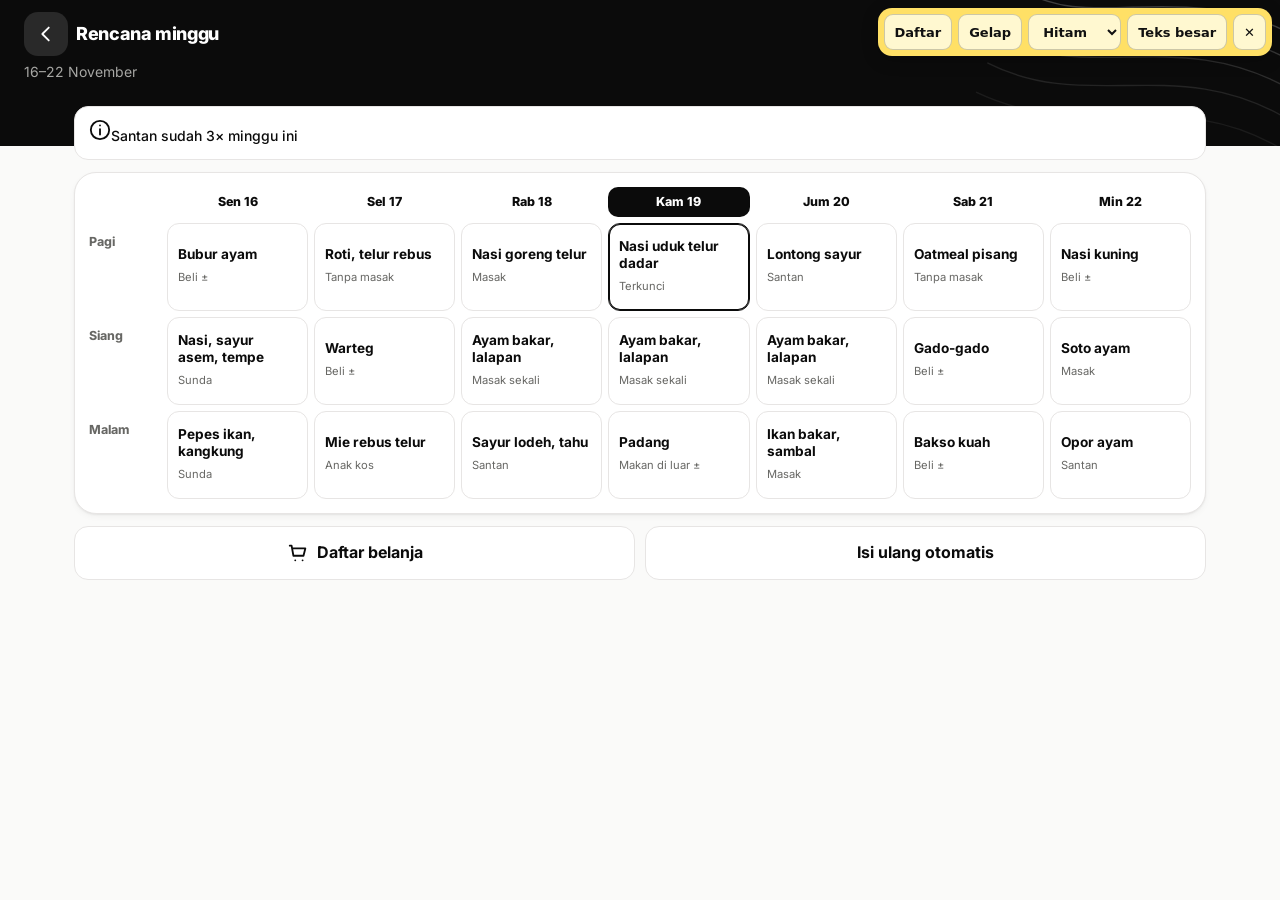
<file: docs/mockups/planner.html>
<!doctype html>
<html lang="id">
<head>
<meta charset="utf-8"><meta name="viewport" content="width=device-width, initial-scale=1, viewport-fit=cover">
<title>Rencana minggu · XNK Fit mockup</title>
<link rel="stylesheet" href="mock.css"><script src="mock.js"></script>
<style>
  .day-tabs { display: grid; grid-template-columns: repeat(7, 1fr); gap: 2px; margin-top: 12px; }
  .dchip { min-width: 44px; min-height: 52px; border-radius: 12px; border: 0; background: color-mix(in srgb, var(--on-band) 10%, transparent); color: var(--on-band-muted); font: inherit; font-size: .75rem; font-weight: 700; cursor: pointer; padding: 4px 0; line-height: 1.2; }
  .dchip.on { background: var(--on-band); color: var(--band); }
  .meal { display: flex; gap: 10px; align-items: flex-start; padding: 12px 0; border-top: 1px solid var(--line); }
  .meal:first-of-type, .note + .meal { border-top: 0; }
  .meal .acts { display: grid; grid-template-columns: repeat(2, minmax(0, 1fr)); gap: 6px; margin-top: 8px; }
  .plan-table .h { font-size: .78rem; font-weight: 800; text-align: center; padding: 6px 0; }
  .plan-table .h.today { background: var(--accent); color: var(--on-accent); border-radius: 10px; }
  .plan-table .slot { font-size: .78rem; font-weight: 750; color: var(--muted); padding-top: 10px; }
  .meal-cell { font: inherit; font-size: .85rem; color: inherit; text-align: left; cursor: pointer; display: block; }
  .meal-cell b { display: block; line-height: 1.25; margin-bottom: 4px; }
  .meal-cell .tag { font-size: .7rem; color: var(--muted); }
</style>
</head>
<body class="full">
<header class="head">
  <div class="head-top"><button class="icon-btn" data-back="makan.html" aria-label="Kembali"><i data-i="back"></i></button><span class="grow">Rencana minggu</span><a class="icon-btn" href="belanja.html" aria-label="Daftar belanja"><i data-i="cart"></i></a></div>
  <p class="sub">16–22 November</p>
  <div class="day-tabs only-phone" role="tablist"><button class="dchip">Sen<br><b style="font-size:1rem">16</b></button><button class="dchip">Sel<br><b style="font-size:1rem">17</b></button><button class="dchip">Rab<br><b style="font-size:1rem">18</b></button><button class="dchip on">Kam<br><b style="font-size:1rem">19</b></button><button class="dchip">Jum<br><b style="font-size:1rem">20</b></button><button class="dchip">Sab<br><b style="font-size:1rem">21</b></button><button class="dchip">Min<br><b style="font-size:1rem">22</b></button></div>
</header>
<main class="page stack">
  <div class="days" aria-label="Geser untuk ganti hari">
    <section class="card">
      <div class="card-title"><h3>Kamis 19</h3><span class="small muted"><b>±1.700</b> kkal</span></div>
      <div class="note"><i data-i="info"></i><span>Santan sudah 3× minggu ini</span></div>
      <div class="meal"><div class="grow"><span class="label">Pagi</span><b style="display:block">Nasi uduk telur dadar</b><span class="small muted">Jawa · ±420 kkal</span>
        <div class="acts chips" data-multi><button class="chip" data-open="sheet-swap"><i data-i="swap"></i>Ganti</button><button class="chip on"><i data-i="lock"></i>Terkunci</button><button class="chip">Masak sekali</button><button class="chip">Makan di luar</button></div></div></div>
      <div class="meal"><div class="grow"><span class="label">Siang</span><b style="display:block">Nasi, ayam bakar, lalapan</b><span class="small muted">Rab–Jum · ±560 kkal</span>
        <div class="acts chips" data-multi><button class="chip" data-open="sheet-swap"><i data-i="swap"></i>Ganti</button><button class="chip"><i data-i="lock"></i>Kunci</button><button class="chip on">Masak sekali</button><button class="chip">Makan di luar</button></div></div></div>
      <div class="meal"><div class="grow"><span class="label">Malam</span><b style="display:block">Padang</b><span class="small muted">Di luar <span class="est">±</span> · ±720 kkal</span>
        <div class="acts chips" data-multi><button class="chip" data-open="sheet-swap"><i data-i="swap"></i>Ganti</button><button class="chip"><i data-i="lock"></i>Kunci</button><button class="chip">Masak sekali</button><button class="chip on">Makan di luar</button></div></div></div>
    </section>
    <section class="card"><div class="card-title"><h3>Jumat 20</h3><span class="small muted"><b>±1.740</b> kkal</span></div><p class="small muted" style="margin-top:8px">Geser untuk hari lain</p></section>
  </div>

  <!-- Tablet: 7-column table (M-10) -->
  <div class="note only-tab"><i data-i="info"></i><span>Santan sudah 3× minggu ini</span></div>
  <div class="plan-table card" style="padding:14px" aria-label="Rencana 7 hari">
    <div></div><div class="h">Sen 16</div><div class="h">Sel 17</div><div class="h">Rab 18</div><div class="h today">Kam 19</div><div class="h">Jum 20</div><div class="h">Sab 21</div><div class="h">Min 22</div>
    <div class="slot">Pagi</div>
    <button class="meal-cell" data-open="sheet-swap"><b>Bubur ayam</b><span class="tag">Beli ±</span></button><button class="meal-cell" data-open="sheet-swap"><b>Roti, telur rebus</b><span class="tag">Tanpa masak</span></button><button class="meal-cell" data-open="sheet-swap"><b>Nasi goreng telur</b><span class="tag">Masak</span></button>
    <button class="meal-cell lock" data-open="sheet-swap"><b>Nasi uduk telur dadar</b><span class="tag">Terkunci</span></button><button class="meal-cell" data-open="sheet-swap"><b>Lontong sayur</b><span class="tag">Santan</span></button><button class="meal-cell" data-open="sheet-swap"><b>Oatmeal pisang</b><span class="tag">Tanpa masak</span></button><button class="meal-cell" data-open="sheet-swap"><b>Nasi kuning</b><span class="tag">Beli ±</span></button>
    <div class="slot">Siang</div>
    <button class="meal-cell" data-open="sheet-swap"><b>Nasi, sayur asem, tempe</b><span class="tag">Sunda</span></button><button class="meal-cell" data-open="sheet-swap"><b>Warteg</b><span class="tag">Beli ±</span></button><button class="meal-cell" data-open="sheet-swap"><b>Ayam bakar, lalapan</b><span class="tag">Masak sekali</span></button>
    <button class="meal-cell" data-open="sheet-swap"><b>Ayam bakar, lalapan</b><span class="tag">Masak sekali</span></button><button class="meal-cell" data-open="sheet-swap"><b>Ayam bakar, lalapan</b><span class="tag">Masak sekali</span></button><button class="meal-cell" data-open="sheet-swap"><b>Gado-gado</b><span class="tag">Beli ±</span></button><button class="meal-cell" data-open="sheet-swap"><b>Soto ayam</b><span class="tag">Masak</span></button>
    <div class="slot">Malam</div>
    <button class="meal-cell" data-open="sheet-swap"><b>Pepes ikan, kangkung</b><span class="tag">Sunda</span></button><button class="meal-cell" data-open="sheet-swap"><b>Mie rebus telur</b><span class="tag">Anak kos</span></button><button class="meal-cell" data-open="sheet-swap"><b>Sayur lodeh, tahu</b><span class="tag">Santan</span></button>
    <button class="meal-cell" data-open="sheet-swap"><b>Padang</b><span class="tag">Makan di luar ±</span></button><button class="meal-cell" data-open="sheet-swap"><b>Ikan bakar, sambal</b><span class="tag">Masak</span></button><button class="meal-cell" data-open="sheet-swap"><b>Bakso kuah</b><span class="tag">Beli ±</span></button><button class="meal-cell" data-open="sheet-swap"><b>Opor ayam</b><span class="tag">Santan</span></button>
  </div>

  <div class="btn-row"><a class="btn lg" href="belanja.html"><i data-i="cart"></i>Daftar belanja</a><button class="btn lg" data-toast="Hari yang tidak terkunci diisi ulang">Isi ulang otomatis</button></div>
</main>

<div class="sheet" id="sheet-swap" role="dialog" aria-label="Ganti menu"><div class="grab"></div>
  <div class="sheet-head"><h2>Ganti pagi, Kamis</h2><button class="icon-btn" data-close aria-label="Tutup"><i data-i="close"></i></button></div>
  <div class="list">
    <button class="li" data-close><span class="grow"><b>Roti gandum, telur rebus</b><br><span class="small muted">Tanpa masak · ± 380 kkal</span></span></button>
    <button class="li" data-close><span class="grow"><b>Bubur ayam</b> <span class="est">±</span><br><span class="small muted">Beli · ± 400 kkal</span></span></button>
    <button class="li" data-close><span class="grow"><b>Lontong sayur</b><br><span class="small muted">Santan · sudah 3× minggu ini</span></span></button>
    <button class="li" data-close><span class="grow"><b>Menu saya: oatmeal pisang</b><br><span class="small muted">Milik saya · ± 350 kkal</span></span></button>
  </div>
  <p class="xs muted" style="margin-top:8px">Pilihan sendiri tidak pernah diblokir.</p>
</div>
</body>
</html>
</file>
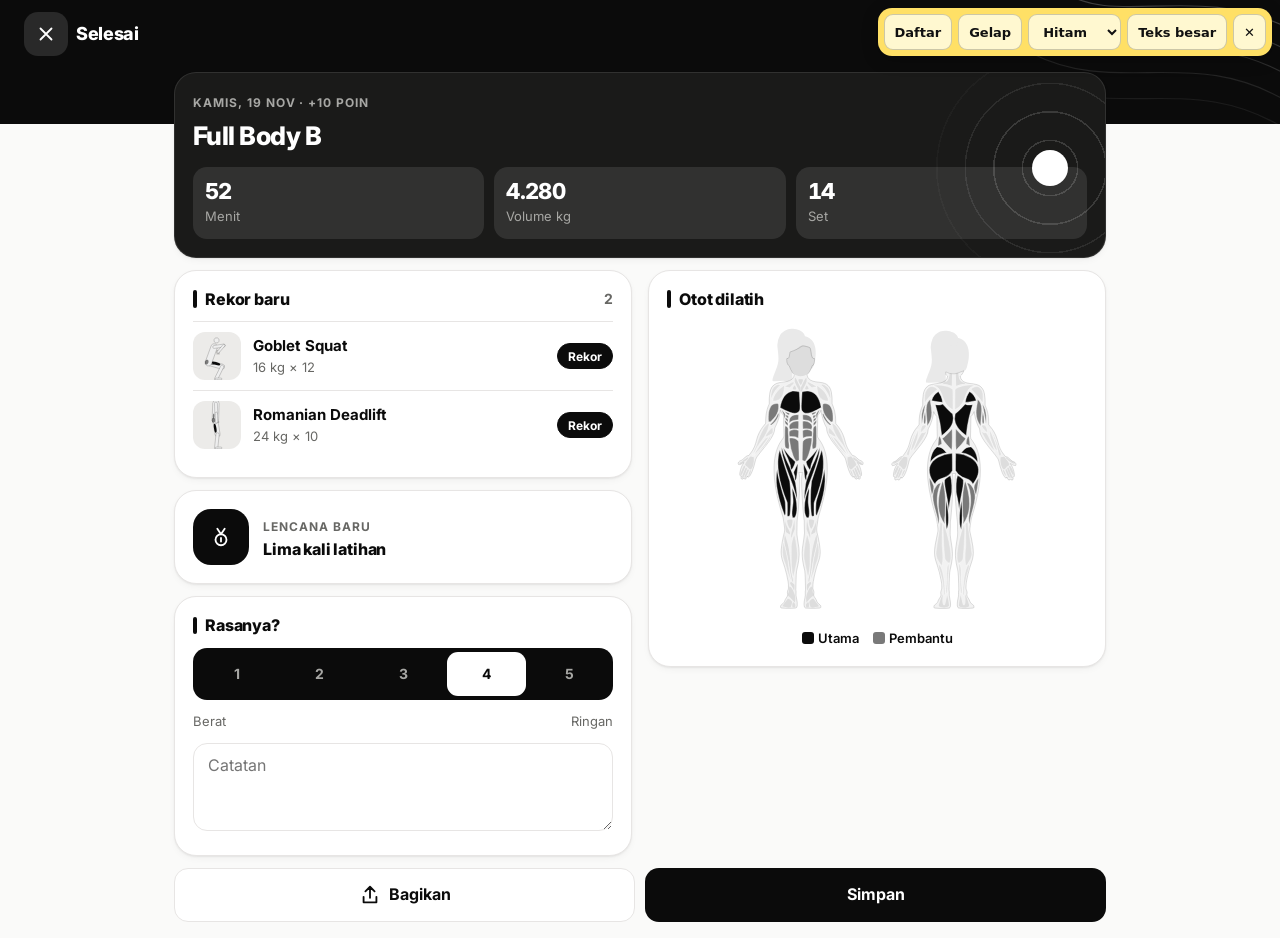
<file: docs/mockups/ringkasan.html>
<!doctype html>
<html lang="id">
<head>
<meta charset="utf-8"><meta name="viewport" content="width=device-width, initial-scale=1, viewport-fit=cover">
<title>Ringkasan latihan · XNK Fit mockup</title>
<link rel="stylesheet" href="mock.css"><script src="mock.js"></script>
</head>
<body class="full">
<header class="head">
  <div class="head-top"><a class="icon-btn" href="hari-ini.html" aria-label="Tutup"><i data-i="close"></i></a><span class="grow">Selesai</span><a class="icon-btn" href="kartu.html?state=k:edit" aria-label="Bagikan"><i data-i="share"></i></a></div>
</header>
<main class="page stack" style="max-width:980px">
  <section class="card ink geo">
    <span class="label">Kamis, 19 Nov · +10 poin</span>
    <h2 style="font-size:1.6rem;margin-top:8px">Full Body B</h2>
    <div class="kv" style="margin-top:16px"><div><b>52</b><span>Menit</span></div><div><b>4.280</b><span>Volume kg</span></div><div><b>14</b><span>Set</span></div></div>
  </section>
  <div class="cols">
    <div class="stack">
      <div class="card"><div class="card-title"><h3>Rekor baru</h3><span class="small muted"><b>2</b></span></div>
        <div class="li" style="padding-inline:0"><span class="ex-th" data-fig="goblet-squat" data-still></span><span class="grow"><b>Goblet Squat</b><br><span class="xs muted">16 kg × 12</span></span><span class="pill acc">Rekor</span></div>
        <div class="li" style="padding-inline:0"><span class="ex-th" data-fig="db-rdl" data-still></span><span class="grow"><b>Romanian Deadlift</b><br><span class="xs muted">24 kg × 10</span></span><span class="pill acc">Rekor</span></div></div>
      <div class="card"><div class="row-flex" style="gap:14px"><div class="bdg"><div class="b" style="margin:0"><i data-i="medal"></i></div></div><div><span class="label">Lencana baru</span><h3 style="margin-top:2px">Lima kali latihan</h3></div></div></div>
      <div class="card stack"><div class="card-title" style="margin-bottom:0"><h3>Rasanya?</h3></div>
        <div class="seg" data-radio aria-label="Rasa 1 sampai 5"><button>1</button><button>2</button><button>3</button><button class="on">4</button><button>5</button></div>
        <div class="spread xs muted"><span>Berat</span><span>Ringan</span></div>
        <textarea class="input" placeholder="Catatan" aria-label="Catatan"></textarea></div>
    </div>
    <div class="card"><div class="card-title"><h3>Otot dilatih</h3></div><div data-mm="QUADS:1,GLUTES:1,CHEST:1,LATS:1,HAMS:2,TRICEPS:2,BICEPS:2,ABS:2,LOWER_BACK:2"></div>
      <div class="legend" style="margin-top:8px"><span><i class="l1"></i>Utama</span><span><i class="l2"></i>Pembantu</span></div></div>
  </div>
  <div class="btn-row"><a class="btn lg" href="kartu.html?state=k:edit"><i data-i="share"></i>Bagikan</a><a class="btn pri lg" href="hari-ini.html">Simpan</a></div>
</main>
</body>
</html>
</file>
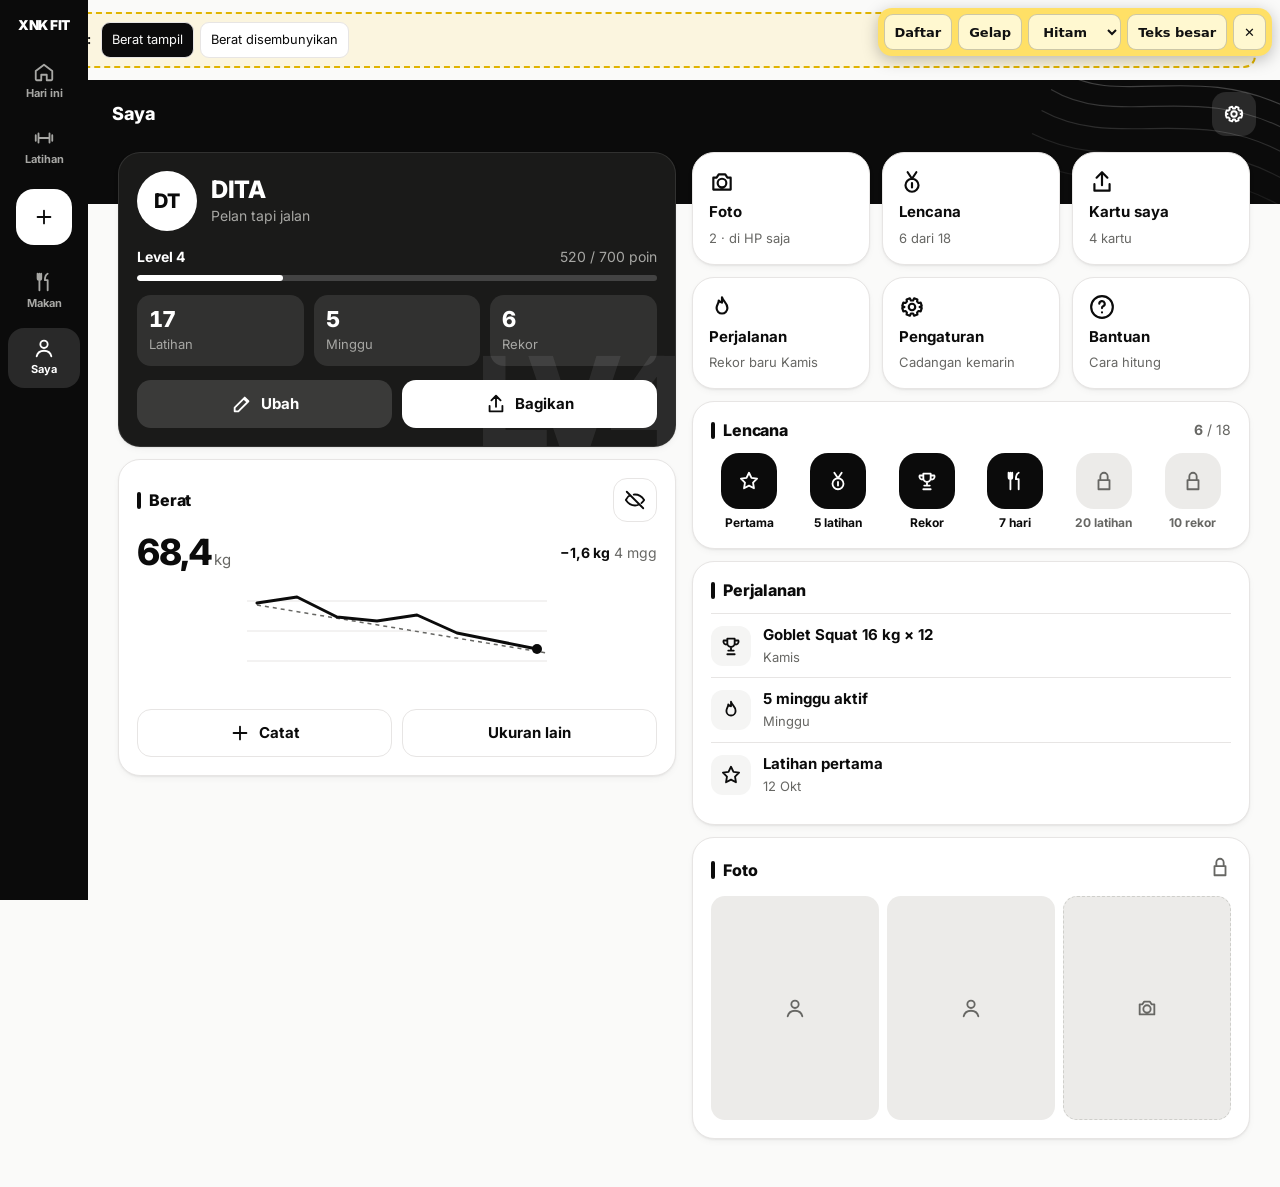
<file: docs/mockups/saya.html>
<!doctype html>
<html lang="id">
<head>
<meta charset="utf-8"><meta name="viewport" content="width=device-width, initial-scale=1, viewport-fit=cover">
<title>Saya · XNK Fit mockup</title>
<link rel="stylesheet" href="mock.css"><script src="mock.js"></script>
<style>
  .tipo::after { content: 'LV4'; position: absolute; z-index: 0; right: -8px; bottom: -0.16em; font-size: 8rem; font-weight: 800; letter-spacing: -0.08em; line-height: 1; color: color-mix(in srgb, var(--on-band) 8%, transparent); pointer-events: none; }
  .ath-av { width: 60px; height: 60px; border-radius: 50%; background: var(--on-band); color: var(--band); display: flex; align-items: center; justify-content: center; font-weight: 800; font-size: 1.25rem; flex: none; }
  .chart { width: 100%; height: 120px; }
  .chart .ln { fill: none; stroke: var(--accent); stroke-width: 3; stroke-linecap: round; stroke-linejoin: round; }
  .chart .avg { fill: none; stroke: var(--muted); stroke-width: 1.5; stroke-dasharray: 4 4; }
  .chart .pt { fill: var(--accent); }
  .chart .grid { stroke: var(--line); }
</style>
</head>
<body data-tab="saya">
<div class="mock-states"><b>Keadaan:</b><button data-sw="s:show" class="on">Berat tampil</button><button data-sw="s:hide">Berat disembunyikan</button></div>
<div class="app">
  <header class="head">
    <div class="head-top"><span class="grow">Saya</span><a class="icon-btn" href="pengaturan.html" aria-label="Pengaturan"><i data-i="gear"></i></a></div>
  </header>
  <main class="page stack">
    <div class="cols">
      <div class="stack">
        <section class="card ink tipo">
          <div class="row-flex" style="gap:14px"><span class="ath-av">DT</span><div><h2 style="font-size:1.5rem">DITA</h2><span class="muted small">Pelan tapi jalan</span></div></div>
          <div class="spread small" style="margin-top:16px"><b>Level 4</b><span class="muted">520 / 700 poin</span></div>
          <div class="bar" style="margin-top:8px"><i style="width:28%"></i></div>
          <div class="kv" style="margin-top:14px"><div><b>17</b><span>Latihan</span></div><div id="streak"><b>5</b><span>Minggu</span></div><div><b>6</b><span>Rekor</span></div></div>
          <div class="btn-row" style="margin-top:14px"><button class="btn" data-toast="Ubah nama dan motto"><i data-i="edit"></i>Ubah</button><a class="btn pri" href="kartu.html?state=k:edit"><i data-i="share"></i>Bagikan</a></div>
        </section>

        <section class="card">
          <div class="card-title"><h3>Berat</h3>
            <button class="icon-btn" data-sw="s:hide" data-st="s:show" aria-label="Sembunyikan berat"><i data-i="eyeoff"></i></button><button class="icon-btn" data-sw="s:show" data-st="s:hide" hidden aria-label="Tampilkan berat"><i data-i="eye"></i></button></div>
          <div data-st="s:show">
            <div class="spread"><div><span class="big-num">68,4</span> <span class="muted">kg</span></div><span class="small"><b>−1,6 kg</b> <span class="muted">4 mgg</span></span></div>
            <svg class="chart" viewBox="0 0 300 120" aria-label="Grafik berat 8 minggu"><line class="grid" x1="0" y1="30" x2="300" y2="30"/><line class="grid" x1="0" y1="60" x2="300" y2="60"/><line class="grid" x1="0" y1="90" x2="300" y2="90"/>
              <polyline class="avg" points="10,34 300,82"/><polyline class="ln" points="10,32 50,26 90,46 130,50 170,44 210,62 250,70 290,78"/><circle class="pt" cx="290" cy="78" r="5"/></svg>
          </div>
          <p data-st="s:hide" hidden class="small muted">Tetap tercatat, tidak ditampilkan.</p>
          <div class="btn-row" style="margin-top:12px"><button class="btn" data-open="sheet-berat"><i data-i="plus"></i>Catat</button><button class="btn" data-toast="Enam ukuran lain">Ukuran lain</button></div>
        </section>
      </div>

      <div class="stack">
        <div class="tiles">
          <a class="tile" href="#foto"><i data-i="camera"></i><b>Foto</b><span>2 · di HP saja</span></a>
          <a class="tile" href="#lencana"><i data-i="medal"></i><b>Lencana</b><span>6 dari 18</span></a>
          <a class="tile" href="kartu.html"><i data-i="share"></i><b>Kartu saya</b><span>4 kartu</span></a>
          <a class="tile" href="#perjalanan"><i data-i="flame"></i><b>Perjalanan</b><span>Rekor baru Kamis</span></a>
          <a class="tile" href="pengaturan.html"><i data-i="gear"></i><b>Pengaturan</b><span>Cadangan kemarin</span></a>
          <a class="tile" href="bantuan.html"><i data-i="help"></i><b>Bantuan</b><span>Cara hitung</span></a>
        </div>

        <section class="card" id="lencana">
          <div class="card-title"><h3>Lencana</h3><span class="small muted"><b>6</b> / 18</span></div>
          <div class="badges">
            <div class="bdg"><div class="b"><i data-i="star"></i></div>Pertama</div><div class="bdg"><div class="b"><i data-i="medal"></i></div>5 latihan</div>
            <div class="bdg"><div class="b"><i data-i="trophy"></i></div>Rekor</div><div class="bdg"><div class="b"><i data-i="food"></i></div>7 hari</div>
            <div class="bdg lock"><div class="b"><i data-i="lock"></i></div>20 latihan</div><div class="bdg lock"><div class="b"><i data-i="lock"></i></div>10 rekor</div>
          </div>
        </section>

        <section class="card" id="perjalanan">
          <div class="card-title"><h3>Perjalanan</h3></div>
          <div class="li" style="padding-inline:0"><span class="ic"><i data-i="trophy"></i></span><span class="grow"><b>Goblet Squat 16 kg × 12</b><br><span class="xs muted">Kamis</span></span></div>
          <div class="li" style="padding-inline:0"><span class="ic"><i data-i="flame"></i></span><span class="grow"><b>5 minggu aktif</b><br><span class="xs muted">Minggu</span></span></div>
          <div class="li" style="padding-inline:0"><span class="ic"><i data-i="star"></i></span><span class="grow"><b>Latihan pertama</b><br><span class="xs muted">12 Okt</span></span></div>
        </section>

        <section class="card" id="foto">
          <div class="card-title"><h3>Foto</h3><span class="small muted"><i data-i="lock"></i></span></div>
          <div class="grid3"><div class="photo"><i data-i="user"></i></div><div class="photo"><i data-i="user"></i></div><button class="photo" style="border:1.5px dashed var(--line-strong);font:inherit;cursor:pointer" aria-label="Ambil foto"><i data-i="camera"></i></button></div>
        </section>
      </div>
    </div>
  </main>
</div>
</body>
</html>
</file>
<file: docs/mockups/mock.css>
@import url('https://fonts.googleapis.com/css2?family=Inter:wght@400;500;600;700;800;900&display=swap');
/* XNK Fit mockups (D-05). Static, no server.
   Look = the XNK app's Phase X portal: same tokens (copied from parts/theme/01-awal.part and 05-portal-x.part),
   black band with contour lines, black hero card with rings, bar-marked section titles, floating black tab dock.
   Rules from Design §11: red only for errors, 44 px touch targets, phone 360–430, tablet ≥ 600 with rail. */
:root {
  --bg: #fafaf9; --surface: #ffffff; --surface-2: #f5f5f4; --surface-3: #ecebe9;
  --line: #e7e5e4; --line-strong: #cfcfcb;
  --fg: #0b0b0b; --fg-2: #3b3b39; --muted: #676764;
  --band: #0b0b0b; --band-card: #1a1a19; --on-band: #ffffff; --on-band-muted: #a7a7a4;
  --accent: #0b0b0b; --on-accent: #ffffff; --accent-on-band: #ffffff;
  --tint: color-mix(in srgb, var(--accent) 10%, var(--surface));
  --danger: #c4261b; --scrim: rgba(12,12,12,.42);
  --shadow-1: 0 1px 2px rgba(0,0,0,.06), 0 3px 10px -3px rgba(0,0,0,.07);
  --shadow-3: 0 30px 80px -24px rgba(0,0,0,.38);
  --r: 22px; --r-md: 16px; --r-sm: 12px; --pad: 16px; --tab-h: 68px; --rail-w: 88px;
  color-scheme: light;
}
:root[data-theme="dark"] {
  --bg: #0a0a0a; --surface: #141414; --surface-2: #1a1a1a; --surface-3: #242424;
  --line: #272727; --line-strong: #3a3a3a;
  --fg: #f4f4f2; --fg-2: #cfcfcc; --muted: #9b9b97;
  --band: #161616; --band-card: #2a2a2a; --on-band: #ffffff; --on-band-muted: #a7a7a4;
  --accent: #f4f4f2; --on-accent: #0b0b0b; --danger: #ff6b5e; --scrim: rgba(0,0,0,.62);
  --shadow-1: 0 1px 2px rgba(0,0,0,.5); --shadow-3: 0 30px 80px -20px rgba(0,0,0,.85);
  color-scheme: dark;
}
:root[data-accent="biru"]   { --accent: #1d4ed8; --on-accent: #fff; --accent-on-band: #60a5fa; }
:root[data-accent="hijau"]  { --accent: #15803d; --on-accent: #fff; --accent-on-band: #4ade80; }
:root[data-accent="toska"]  { --accent: #0f766e; --on-accent: #fff; --accent-on-band: #2dd4bf; }
:root[data-accent="ungu"]   { --accent: #6d28d9; --on-accent: #fff; --accent-on-band: #a78bfa; }
:root[data-accent="pink"]   { --accent: #be185d; --on-accent: #fff; --accent-on-band: #f472b6; }
:root[data-accent="oranye"] { --accent: #c2410c; --on-accent: #fff; --accent-on-band: #fb923c; }
:root[data-theme="dark"][data-accent="biru"]   { --accent: #60a5fa; --on-accent: #0b0b0b; }
:root[data-theme="dark"][data-accent="hijau"]  { --accent: #4ade80; --on-accent: #0b0b0b; }
:root[data-theme="dark"][data-accent="toska"]  { --accent: #2dd4bf; --on-accent: #0b0b0b; }
:root[data-theme="dark"][data-accent="ungu"]   { --accent: #a78bfa; --on-accent: #0b0b0b; }
:root[data-theme="dark"][data-accent="pink"]   { --accent: #f472b6; --on-accent: #0b0b0b; }
:root[data-theme="dark"][data-accent="oranye"] { --accent: #fb923c; --on-accent: #0b0b0b; }
:root.big { font-size: 125%; }

* { box-sizing: border-box; }
html { -webkit-text-size-adjust: 100%; }
body { margin: 0; background: var(--bg); color: var(--fg); font: .9375rem/1.45 'Inter', system-ui, -apple-system, "Segoe UI", Roboto, sans-serif; -webkit-font-smoothing: antialiased; overflow-x: hidden; overflow-wrap: break-word; }
button, input, select, textarea { font-family: inherit; }
a { color: inherit; }
h1, h2, h3, p { margin: 0; }
h1 { font-size: 1.75rem; line-height: 1.1; font-weight: 800; letter-spacing: -0.03em; }
h2 { font-size: 1.25rem; line-height: 1.2; font-weight: 800; letter-spacing: -0.02em; }
h3 { font-size: 1rem; line-height: 1.3; font-weight: 800; letter-spacing: -0.01em; }
.muted { color: var(--muted); }
.small { font-size: .875rem; }
.xs { font-size: .8125rem; }
.num { font-variant-numeric: tabular-nums; font-weight: 800; letter-spacing: -0.02em; }
.big-num { font-size: 2.25rem; font-weight: 800; line-height: 1; letter-spacing: -0.04em; font-variant-numeric: tabular-nums; }
.hero-num { font-size: 3rem; font-weight: 800; line-height: 1; letter-spacing: -0.05em; font-variant-numeric: tabular-nums; }
svg.i { width: 22px; height: 22px; fill: none; stroke: currentColor; stroke-width: 2; stroke-linecap: round; stroke-linejoin: round; flex: none; }
.stack > * + * { margin-top: 12px; }
.stack-s > * + * { margin-top: 6px; }
.row-flex { display: flex; align-items: center; gap: 10px; }
.spread { display: flex; align-items: center; justify-content: space-between; gap: 10px; }
.grow { flex: 1; min-width: 0; }
[hidden] { display: none !important; }

/* Frame: black band that the first card hangs over (Phase X .px-band / .px-hang) */
.app { min-height: 100vh; padding-bottom: calc(var(--tab-h) + 40px + env(safe-area-inset-bottom)); }
body.full .app { padding-bottom: 24px; }
.page { padding: 0 var(--pad) 16px; max-width: 1180px; margin-inline: auto; position: relative; }
.head { position: relative; background-color: var(--band); color: var(--on-band); padding: 8px var(--pad) 64px; margin-bottom: -52px;
  background-repeat: no-repeat; background-position: right top; background-size: auto 100%;
  background-image: url("data:image/svg+xml,%3Csvg xmlns='http://www.w3.org/2000/svg' viewBox='0 0 390 130' fill='none' stroke='white' stroke-width='1.2'%3E%3Cpath d='M160 -10C220 30 300 -20 400 30' stroke-opacity='.22'/%3E%3Cpath d='M150 10C220 52 300 0 400 54' stroke-opacity='.18'/%3E%3Cpath d='M140 32C220 76 300 22 400 80' stroke-opacity='.14'/%3E%3Cpath d='M130 56C220 102 300 46 400 108' stroke-opacity='.1'/%3E%3Cpath d='M120 82C220 130 300 72 400 138' stroke-opacity='.07'/%3E%3C/svg%3E"); }
.head .muted, .head .sub { color: var(--on-band-muted); }
.head h1 { margin-top: 4px; }
.head .sub { font-size: .875rem; margin-top: 2px; }
.head-top { display: flex; align-items: center; gap: 8px; min-height: 52px; }
.head-top .grow { font-weight: 800; font-size: 1.125rem; letter-spacing: -0.02em; }
.brand { font-weight: 900; letter-spacing: -0.04em; font-size: 1.05rem; }
.icon-btn { min-width: 44px; min-height: 44px; border-radius: 14px; border: 1px solid var(--line); background: var(--surface); color: var(--fg); display: inline-flex; align-items: center; justify-content: center; cursor: pointer; text-decoration: none; padding: 0 10px; gap: 6px; font: inherit; font-weight: 700; }
.head .icon-btn, .topbar .icon-btn, .card.ink .icon-btn { background: color-mix(in srgb, var(--on-band) 12%, transparent); border-color: transparent; color: var(--on-band); }
.avatar { width: 44px; height: 44px; border-radius: 50%; background: var(--on-band); color: var(--band); display: inline-flex; align-items: center; justify-content: center; font-weight: 800; font-size: .875rem; text-decoration: none; flex: none; }
.topbar { position: sticky; top: 0; z-index: 5; background: var(--band); color: var(--on-band); display: flex; align-items: center; gap: 8px; padding: 4px var(--pad); min-height: 60px; }
.topbar b { font-size: 1.125rem; letter-spacing: -0.02em; }
.topbar .btn.pri { background: var(--on-band); color: var(--band); }
.topbar .muted { color: var(--on-band-muted); }

/* Floating black tab dock (Phase X .tabbar) */
.tabbar { position: fixed; z-index: 20; left: 50%; bottom: calc(14px + env(safe-area-inset-bottom)); transform: translateX(-50%); width: min(420px, calc(100% - 28px)); height: var(--tab-h);
  display: grid; grid-template-columns: repeat(5, minmax(0, 1fr)); align-items: center; padding: 0 8px; border-radius: 24px; background: var(--band); color: var(--on-band); box-shadow: var(--shadow-3); }
:root[data-theme="dark"] .tabbar { background: var(--surface-3); }
.tab { position: relative; display: flex; flex-direction: column; align-items: center; justify-content: center; gap: 3px; min-height: 56px; color: var(--on-band-muted); text-decoration: none; font-size: .6875rem; font-weight: 700; background: none; border: 0; cursor: pointer; font-family: inherit; }
.tab.on { color: var(--on-band); }
.tab.on::after { content: ''; position: absolute; bottom: 4px; width: 4px; height: 4px; border-radius: 50%; background: var(--accent-on-band); }
.tab-plus { width: 52px; height: 52px; border-radius: 18px; margin: auto; background: var(--on-band); color: var(--band); display: flex; align-items: center; justify-content: center; }
.rail { display: none; }
body.full .tabbar, body.full .rail { display: none; }

/* Cards */
.card { position: relative; background: var(--surface); border: 1px solid var(--line); border-radius: var(--r); padding: 18px; box-shadow: var(--shadow-1); }
.card.ink { background: var(--band-card); color: var(--on-band); border-color: color-mix(in srgb, var(--on-band) 10%, transparent); overflow: hidden; }
.card.ink > * { position: relative; z-index: 1; }
.card.ink .muted { color: var(--on-band-muted); }
.card.geo::before { content: ''; position: absolute; z-index: 0; right: -70px; top: -30px; width: 250px; height: 250px; border-radius: 50%;
  background: repeating-radial-gradient(circle at center, transparent 0 27px, color-mix(in srgb, var(--on-band) 15%, transparent) 27px 28.5px);
  -webkit-mask-image: radial-gradient(circle at center, #000 30%, transparent 72%); mask-image: radial-gradient(circle at center, #000 30%, transparent 72%); }
.card.geo::after { content: ''; position: absolute; z-index: 0; right: 37px; top: 77px; width: 36px; height: 36px; border-radius: 50%; background: var(--accent-on-band); }
.card.tint { background: var(--surface); border-color: var(--line-strong); }
.card.dash { border-style: dashed; box-shadow: none; background: transparent; }
.card-title { display: flex; align-items: center; justify-content: space-between; gap: 8px; margin-bottom: 12px; }
.card-title h3, .sec h2 { display: flex; align-items: center; gap: 8px; }
.card-title h3::before, .sec h2::before { content: ''; width: 4px; height: 1.1em; border-radius: 2px; background: var(--accent); flex: none; }
.card.ink .card-title h3::before { background: var(--accent-on-band); }
.label { font-size: .75rem; font-weight: 700; letter-spacing: .08em; text-transform: uppercase; color: var(--muted); }
.card.ink .label { color: var(--on-band-muted); }
.sec { display: flex; justify-content: space-between; align-items: center; gap: 8px; min-height: 44px; margin: 20px 2px 8px; }
.sec h2 { font-size: 1.125rem; }
.sec .link, .card-title .link { min-height: 44px; display: inline-flex; align-items: center; }

/* Buttons. Paired buttons always split the row evenly (owner, D-05 review 2). */
.btn { min-width: 0; line-height: 1.2; min-height: 48px; padding: 10px 16px; border-radius: 14px; border: 1.5px solid var(--line); background: var(--surface); color: var(--fg); font: inherit; font-weight: 700; cursor: pointer; display: inline-flex; align-items: center; justify-content: center; gap: 8px; text-decoration: none; text-align: center; }
.btn.pri { background: var(--accent); color: var(--on-accent); border-color: transparent; }
.card.ink .btn, .rest .btn { background: color-mix(in srgb, var(--on-band) 14%, transparent); border-color: transparent; color: var(--on-band); }
.card.ink .btn.pri, .head .btn.pri, .rest .btn.pri { background: var(--on-band); color: var(--band); }
.btn.ghost { background: transparent; border-color: transparent; }
.btn.block { width: 100%; }
.btn.lg { min-height: 54px; font-size: 1rem; }
.btn.sm { min-height: 44px; padding: 6px 14px; font-size: .875rem; border-radius: 12px; }
.btn-row { display: flex; gap: 10px; }
.btn-row > .btn { flex: 1 1 0; }
.card > .btn, .stack > .btn, .stack > a.btn, .card > a.btn { display: flex; width: 100%; }
.link { min-width: 44px; background: none; border: 0; padding: 0 4px; min-height: 44px; color: inherit; font: inherit; font-weight: 700; font-size: .875rem; text-decoration: underline; text-underline-offset: 3px; cursor: pointer; }

/* Choice chips (rounded rectangles, fill the row) and the black segmented bar */
.chips { display: flex; flex-wrap: wrap; gap: 8px; }
.chips > .chip { flex: 1 1 auto; }
.chip { min-height: 44px; min-width: 44px; justify-content: center; text-align: center; line-height: 1.2; padding: 8px 12px; border-radius: 12px; border: 1.5px solid var(--line); background: var(--surface); color: var(--fg); font: inherit; font-size: .875rem; font-weight: 700; cursor: pointer; display: inline-flex; align-items: center; gap: 6px; text-decoration: none; }
.chip.on { background: var(--accent); border-color: var(--accent); color: var(--on-accent); }
.chips.scroll { display: flex; flex-wrap: nowrap; overflow-x: auto; scrollbar-width: none; margin: 0 calc(-1 * var(--pad)); padding: 0 var(--pad); }
.chips.scroll .chip { white-space: nowrap; flex: none; }
.card .chips.scroll { margin: 0 -18px; padding: 0 18px; }
.seg { display: flex; background: var(--band); border-radius: 14px; padding: 4px; gap: 4px; }
.seg > * { flex: 1 1 0; min-width: 0; line-height: 1.2; min-height: 44px; border: 0; border-radius: 11px; background: transparent; color: var(--on-band-muted); font: inherit; font-weight: 700; font-size: .875rem; cursor: pointer; text-decoration: none; display: flex; align-items: center; justify-content: center; padding: 0 8px; text-align: center; }
.seg > .on { background: var(--on-band); color: var(--band); }
:root[data-theme="dark"] .seg { background: var(--surface-3); }

/* Option cards */
.opt { display: flex; align-items: center; gap: 14px; width: 100%; min-height: 64px; padding: 12px 16px; border-radius: var(--r-md); border: 1.5px solid var(--line); background: var(--surface); color: var(--fg); font: inherit; text-align: left; cursor: pointer; text-decoration: none; }
.opt + .opt { margin-top: 10px; }
.opt.on { border-color: var(--accent); box-shadow: inset 0 0 0 1px var(--accent); }
.opt .ic { width: 44px; height: 44px; border-radius: 12px; background: var(--surface-2); display: flex; align-items: center; justify-content: center; flex: none; }
.opt.on .ic { background: var(--accent); color: var(--on-accent); }

/* List rows and Phase X to-do rows */
.list { background: var(--surface); border: 1px solid var(--line); border-radius: var(--r); overflow: hidden; box-shadow: var(--shadow-1); }
.li { display: flex; flex-wrap: wrap; align-items: center; gap: 10px 12px; min-height: 60px; padding: 10px 16px; border: 0; border-top: 1px solid var(--line); width: 100%; background: none; color: inherit; font: inherit; text-align: left; text-decoration: none; cursor: pointer; }
.li:first-child { border-top: 0; }
.li > .grow { flex: 1 1 0; min-width: 0; }
.li > .btn, .li > .switch, .li > .check, .li > .todo { flex: none; }
.li > .seg, .li > .chips { flex: 1 1 100%; width: auto !important; }
.li b { font-weight: 700; }
.li .ic { width: 40px; height: 40px; border-radius: 12px; background: var(--surface-2); display: flex; align-items: center; justify-content: center; flex: none; }
.li.on .ic { background: var(--accent); color: var(--on-accent); }
.todo { width: 26px; height: 26px; border-radius: 50%; border: 2px solid var(--fg); flex: none; display: inline-flex; align-items: center; justify-content: center; color: transparent; }
.done .todo { background: var(--accent); border-color: var(--accent); color: var(--on-accent); }
.done .todo svg { width: 16px; height: 16px; }

/* Phase X tiles */
.tiles { display: grid; grid-template-columns: repeat(2, minmax(0, 1fr)); gap: 12px; }
.tile { display: flex; flex-direction: column; gap: 6px; align-items: flex-start; min-height: 6.5rem; padding: 16px; border-radius: var(--r); background: var(--surface); border: 1px solid var(--line); color: var(--fg); text-decoration: none; text-align: left; font: inherit; box-shadow: var(--shadow-1); cursor: pointer; }
.tile svg.i { width: 26px; height: 26px; }
.tile b { font-size: .9375rem; }
.tile span { font-size: .8125rem; color: var(--muted); }

/* Fields */
.field { display: block; }
.field > span { display: block; font-size: .875rem; font-weight: 700; margin-bottom: 6px; }
.input { width: 100%; min-height: 50px; padding: 10px 14px; border-radius: 14px; border: 1.5px solid var(--line); background: var(--surface); color: var(--fg); font: inherit; font-size: 16px; }
textarea.input { min-height: 88px; resize: vertical; }
.search { display: flex; align-items: center; gap: 8px; border: 1.5px solid var(--line); border-radius: 14px; background: var(--surface); padding: 0 12px; min-height: 52px; }
.search input { border: 0; background: none; color: var(--fg); font: inherit; font-size: 16px; flex: 1; min-height: 48px; outline: none; }
.stepper { display: flex; align-items: center; border: 1.5px solid var(--line); border-radius: 14px; background: var(--surface); overflow: hidden; }
.stepper button { width: 52px; min-height: 52px; border: 0; background: var(--surface-2); color: var(--fg); font-size: 1.4rem; font-weight: 700; cursor: pointer; }
.stepper input { flex: 1; min-width: 0; width: 60px; text-align: center; border: 0; background: none; color: var(--fg); font: inherit; font-size: 1.25rem; font-weight: 800; min-height: 52px; }
.stepper.big input { font-size: 2.25rem; letter-spacing: -0.03em; }
.stepper.big button { width: 68px; min-height: 68px; }
.switch { position: relative; width: 52px; height: 32px; flex: none; }
.switch input { opacity: 0; position: absolute; left: 0; top: -6px; width: 52px; height: 44px; margin: 0; cursor: pointer; z-index: 1; }
.switch i { position: absolute; inset: 0; border-radius: 99px; background: var(--line-strong); transition: .2s; }
.switch i::after { content: ''; position: absolute; top: 4px; left: 4px; width: 24px; height: 24px; border-radius: 50%; background: var(--surface); transition: .2s; box-shadow: 0 1px 2px rgba(0,0,0,.3); }
.switch input:checked + i { background: var(--accent); }
.switch input:checked + i::after { transform: translateX(20px); background: var(--on-accent); }
.check { width: 44px; height: 44px; border-radius: 12px; border: 1.5px solid var(--line-strong); background: var(--surface); color: transparent; display: inline-flex; align-items: center; justify-content: center; cursor: pointer; flex: none; }
.check.on, .done .check { background: var(--accent); border-color: var(--accent); color: var(--on-accent); }

/* Meters, ring, week */
.bar { height: 6px; border-radius: 99px; background: var(--surface-3); overflow: hidden; }
.bar > i { display: block; height: 100%; background: var(--accent); border-radius: 99px; }
.card.ink .bar { background: color-mix(in srgb, var(--on-band) 18%, transparent); }
.card.ink .bar > i { background: var(--accent-on-band); }
.ring { position: relative; width: 128px; height: 128px; flex: none; }
.ring svg { width: 100%; height: 100%; transform: rotate(-90deg); }
.ring .trk { stroke: var(--surface-3); }
.ring .fill { stroke: var(--accent); stroke-linecap: round; }
.card.ink .ring .trk { stroke: color-mix(in srgb, var(--on-band) 16%, transparent); }
.card.ink .ring .fill { stroke: var(--accent-on-band); }
.ring .mid { position: absolute; inset: 0; display: flex; flex-direction: column; align-items: center; justify-content: center; text-align: center; }
.week { display: grid; grid-template-columns: repeat(7, 1fr); gap: 6px; text-align: center; }
.week .d { display: flex; flex-direction: column; align-items: center; gap: 4px; font-size: .75rem; font-weight: 700; color: var(--muted); }
.week .dot { width: 100%; max-width: 44px; height: 36px; border-radius: 10px; background: var(--surface-3); }
.week .d.act .dot { background: var(--accent); }
.week .d.today { color: var(--fg); }
.week .d.today .dot { outline: 2px solid var(--fg); outline-offset: 2px; }
.kv { display: flex; flex-wrap: wrap; gap: 10px; }
.kv > div { flex: 1 1 6rem; min-width: 0; background: var(--surface-2); border-radius: 14px; padding: 12px; }
.card.ink .kv > div { background: color-mix(in srgb, var(--on-band) 10%, transparent); }
.kv b { display: block; font-size: 1.375rem; font-weight: 800; letter-spacing: -0.03em; line-height: 1.15; font-variant-numeric: tabular-nums; }
.kv span { font-size: .8125rem; color: var(--muted); }
.card.ink .kv span { color: var(--on-band-muted); }
.pill { display: inline-flex; align-items: center; gap: 4px; padding: 2px 10px; min-height: 26px; border-radius: 99px; border: 1.5px solid currentColor; font-size: .75rem; font-weight: 700; white-space: nowrap; }
.pill.acc { background: var(--accent); border-color: var(--accent); color: var(--on-accent); }
.card.ink .pill.acc { background: var(--on-band); border-color: var(--on-band); color: var(--band); }
.est { font-size: .75rem; font-weight: 700; color: var(--muted); border: 1px dashed var(--muted); border-radius: 6px; padding: 0 5px; }

/* Shelves */
.shelf { display: flex; gap: 12px; overflow-x: auto; scroll-snap-type: x mandatory; margin: 0 calc(-1 * var(--pad)); padding: 2px var(--pad) 8px; scrollbar-width: none; }
.shelf > * { scroll-snap-align: start; flex: none; width: 72%; max-width: 300px; }

/* Sheets: black head like the XNK app */
.scrim { position: fixed; inset: 0; z-index: 40; background: var(--scrim); display: none; }
.sheet { position: fixed; z-index: 41; left: 0; right: 0; bottom: 0; max-height: 88vh; overflow: auto; background: var(--bg); border-radius: 24px 24px 0 0; padding: 0 var(--pad) calc(20px + env(safe-area-inset-bottom)); transform: translateY(105%); transition: transform .22s ease; visibility: hidden; }
.sheet.open { transform: none; visibility: visible; }
body.sheet-on .scrim { display: block; }
.sheet .grab { width: 40px; height: 5px; border-radius: 9px; background: color-mix(in srgb, var(--on-band) 40%, transparent); margin: 0 auto -5px; position: relative; top: 8px; z-index: 2; }
.sheet-head { display: flex; align-items: center; gap: 8px; background: var(--band); color: var(--on-band); margin: 0 calc(-1 * var(--pad)) 16px; padding: 20px var(--pad) 12px; }
.sheet-head h2 { flex: 1; }
.sheet-head .icon-btn { background: color-mix(in srgb, var(--on-band) 12%, transparent); border-color: transparent; color: var(--on-band); }
.sheet > .grab + :not(.sheet-head) { margin-top: 28px; }

/* Muscle map & figure (placeholders for the own vector drawings, Content §5) */
.mm { display: flex; gap: 4px; justify-content: center; }
.mm svg { width: 46%; max-width: 150px; height: auto; aspect-ratio: 1 / 2; }
.mm .mmf-body { fill: color-mix(in srgb, var(--fg) 5%, transparent); stroke: color-mix(in srgb, var(--fg) 22%, transparent); stroke-width: 3; }
.mm .mmf-base { fill: color-mix(in srgb, var(--fg) 9%, transparent); }
.mm .mmf { fill: color-mix(in srgb, var(--fg) 8%, transparent); stroke: var(--surface); stroke-width: 2; }
.mm .mmf.half { fill: color-mix(in srgb, var(--accent) 55%, var(--surface)); }
.mm .mmf.on { fill: var(--accent); }
@media (prefers-reduced-motion: no-preference) { .mm .mmf.on { animation: mmf-pulse 2.4s ease-in-out infinite; } }
@keyframes mmf-pulse { 50% { opacity: .78; } }
.card.ink .mm .mmf-body { fill: color-mix(in srgb, var(--on-band) 6%, transparent); stroke: color-mix(in srgb, var(--on-band) 25%, transparent); }
.card.ink .mm .mmf-base { fill: color-mix(in srgb, var(--on-band) 10%, transparent); }
.card.ink .mm .mmf { fill: color-mix(in srgb, var(--on-band) 16%, transparent); stroke: var(--band-card); }
.card.ink .mm .mmf.half { fill: color-mix(in srgb, var(--accent-on-band) 45%, var(--band-card)); }
.card.ink .mm .mmf.on { fill: var(--accent-on-band); }
.legend { display: flex; gap: 14px; justify-content: center; font-size: .8125rem; font-weight: 600; }
.legend i { display: inline-block; width: 12px; height: 12px; border-radius: 3px; margin-right: 4px; vertical-align: -1px; }
.legend .l1 { background: var(--accent); } .legend .l2 { background: color-mix(in srgb, var(--accent) 55%, var(--surface)); }
.fig { background: var(--surface-2); border-radius: var(--r-md); display: grid; place-items: center; border: 1px solid var(--line); }
.fig .rig { width: min(100%, 280px); height: auto; aspect-ratio: 1; }
.rig-th { overflow: hidden; background: var(--surface-3); }
.rig-th .rig { display: block; width: 100%; height: 100%; transform: scale(1.35); transform-origin: 55% 60%; }
.ex-th { width: 48px; height: 48px; border-radius: 12px; flex: none; }
.rig g { transform-box: view-box; transform-origin: 0 0; }
.rig .mmf-body { stroke-width: 1.4; fill: color-mix(in srgb, var(--fg) 7%, var(--surface)); stroke: color-mix(in srgb, var(--fg) 38%, transparent); }
.rig .mmf.half { fill: color-mix(in srgb, var(--accent) 50%, transparent); }
.rig .mmf.on { fill: var(--accent); }
.rig .rg-eq { fill: color-mix(in srgb, var(--fg) 20%, transparent); }
.rig .rg-eq.soft { fill: none; }
.rig .rg-eq-l { fill: none; stroke: color-mix(in srgb, var(--fg) 28%, transparent); stroke-width: 2.5; }
.rig .rg-cab { stroke: color-mix(in srgb, var(--fg) 40%, transparent); stroke-width: 1.2; vector-effect: non-scaling-stroke; }
.rig .rg-cab.thick { stroke-width: 5; }
@media (prefers-reduced-motion: reduce) { .rig.anim g { animation: none !important; } }

/* Logger */
.set-table { width: 100%; border-collapse: collapse; }
.set-table th, .set-table td.small { white-space: nowrap; }
.set-table th { font-size: .6875rem; letter-spacing: .06em; color: var(--muted); text-align: center; padding: 6px 2px; font-weight: 700; }
.set-table td { text-align: center; padding: 4px 2px; }
.set-table tr.done td { background: var(--tint); }
.card:has(.set-table) { padding: 14px 10px; }
.set-table .cell { width: 100%; min-width: 46px; min-height: 44px; border-radius: 10px; border: 1.5px solid var(--line); background: var(--surface); color: var(--fg); text-align: center; font: inherit; font-size: 16px; font-weight: 800; }
.set-no { min-width: 44px; min-height: 44px; border-radius: 10px; border: 0; background: none; color: var(--fg); font: inherit; font-weight: 800; cursor: pointer; }
.ss { border-left: 4px solid var(--accent); }
.rest { position: fixed; z-index: 25; left: var(--pad); right: var(--pad); bottom: calc(16px + env(safe-area-inset-bottom)); background: var(--band); color: var(--on-band); border-radius: var(--r); padding: 16px; box-shadow: var(--shadow-3); }
.rest .muted, .rest .label { color: var(--on-band-muted); }
.timer-big { font-size: 3.5rem; font-weight: 800; letter-spacing: -0.05em; font-variant-numeric: tabular-nums; line-height: 1; }

/* Planner */
.days { display: flex; overflow-x: auto; scroll-snap-type: x mandatory; gap: 12px; margin: 0 calc(-1 * var(--pad)); padding: 0 var(--pad) 4px; scrollbar-width: none; }
.days > section { flex: none; width: 100%; scroll-snap-align: center; }
.plan-table { display: none; }
.meal-cell { border: 1.5px solid var(--line); border-radius: 12px; padding: 10px; background: var(--surface); font-size: .85rem; min-height: 88px; }
.meal-cell.lock { border-color: var(--accent); box-shadow: inset 0 0 0 1px var(--accent); }

/* Photos, badges */
.grid3 { display: grid; grid-template-columns: repeat(3, 1fr); gap: 8px; }
.photo { aspect-ratio: 3 / 4; border-radius: 14px; background: var(--surface-3); display: flex; align-items: center; justify-content: center; color: var(--muted); }
.badges { display: grid; grid-template-columns: repeat(auto-fill, minmax(76px, 1fr)); gap: 12px; }
.bdg { text-align: center; font-size: .75rem; font-weight: 700; line-height: 1.25; }
.bdg .b { width: 56px; height: 56px; margin: 0 auto 6px; border-radius: 18px; background: var(--accent); color: var(--on-accent); display: flex; align-items: center; justify-content: center; }
.bdg.lock { color: var(--muted); }
.bdg.lock .b { background: var(--surface-3); color: var(--muted); }

/* Share card preview */
.share-card { aspect-ratio: 9 / 16; max-height: 420px; margin: 0 auto; border-radius: 22px; padding: 20px; display: flex; flex-direction: column; background: var(--band); color: var(--on-band); }
.share-card.light { background: var(--surface); color: var(--fg); border: 1px solid var(--line); }
.share-card.acc { background: var(--accent); color: var(--on-accent); }
.qr { width: 52px; height: 52px; background: repeating-conic-gradient(currentColor 0 25%, transparent 0 50%) 0 0 / 13px 13px; border-radius: 4px; opacity: .9; }

/* Notes */
.note { display: flex; gap: 10px; align-items: flex-start; padding: 12px 14px; border-radius: 14px; background: var(--surface); border: 1.5px solid var(--line); font-size: .875rem; font-weight: 500; color: var(--fg); }
.card .note { background: var(--surface-2); border-color: transparent; }
.card.ink .note { background: color-mix(in srgb, var(--on-band) 10%, transparent); color: var(--on-band); }
.note.err { border-color: var(--danger); }
.note.err svg { stroke: var(--danger); }
.progress-dots { display: flex; gap: 6px; }
.progress-dots i { flex: 1; height: 4px; border-radius: 9px; background: color-mix(in srgb, var(--on-band) 22%, transparent); }
.progress-dots i.on { background: var(--accent-on-band); }

/* Two columns (tablet) */
.cols, .cols-3 { display: block; }
.cols > * + *, .cols-3 > * + * { margin-top: 12px; }
.only-tab { display: none !important; }

/* Mockup chrome: not part of the app */
.mock-bar { position: fixed; z-index: 60; top: 8px; right: 8px; display: flex; gap: 6px; padding: 6px; border-radius: 14px; background: #ffe066; color: #111; font: 600 13px/1 system-ui; box-shadow: 0 4px 16px rgba(0,0,0,.25); align-items: center; }
.mock-bar button, .mock-bar a, .mock-bar select { min-height: 36px; border: 1px solid rgba(0,0,0,.2); background: #fff8d0; color: #111; border-radius: 9px; padding: 0 10px; font: inherit; cursor: pointer; text-decoration: none; display: inline-flex; align-items: center; }
.mock-bar.min > :not(.mb-toggle) { display: none; }
.mock-states { margin: 12px var(--pad); padding: 8px; border: 2px dashed #e0b400; border-radius: 12px; background: color-mix(in srgb, #ffe066 18%, var(--bg)); display: flex; gap: 6px; flex-wrap: wrap; align-items: center; font-size: .8rem; position: relative; z-index: 3; }
.mock-states b { margin-right: 4px; }
.mock-states button { min-height: 36px; border-radius: 9px; border: 1px solid var(--line); background: var(--surface); color: var(--fg); padding: 0 10px; font: inherit; cursor: pointer; }
.mock-states button.on { background: var(--fg); color: var(--bg); }
html.embed .mock-bar, html.embed .mock-states { display: none; }

@media (min-width: 600px) {
  :root { --pad: 24px; }
  .tabbar { display: none; }
  .rail { display: flex; position: fixed; z-index: 20; left: 0; top: 0; bottom: 0; width: var(--rail-w); flex-direction: column; align-items: center; gap: 6px; padding: 16px 0; background: var(--band); color: var(--on-band); }
  .rail .tab { width: 72px; min-height: 60px; border-radius: 16px; }
  .rail .tab.on { background: color-mix(in srgb, var(--on-band) 12%, transparent); }
  .rail .tab.on::after { display: none; }
  .rail .tab-plus { width: 56px; height: 56px; margin: 4px 0 10px; }
  .rail .brand { color: var(--on-band); margin-bottom: 10px; font-size: .85rem; }
  .app { margin-left: var(--rail-w); padding-bottom: 32px; }
  body.full .app { margin-left: 0; }
  .cols { display: grid; grid-template-columns: minmax(0, 1fr) minmax(0, 1fr); gap: 16px; align-items: start; }
  .cols-3 { display: grid; grid-template-columns: repeat(3, minmax(0, 1fr)); gap: 16px; align-items: start; }
  .cols > * + *, .cols-3 > * + * { margin-top: 0; }
  .tiles { grid-template-columns: repeat(3, minmax(0, 1fr)); }
  .only-phone { display: none !important; }
  .only-tab { display: revert !important; }
  .sheet { left: 50%; right: auto; bottom: auto; top: 50%; width: min(560px, 92vw); border-radius: 24px; transform: translate(-50%, -46%); opacity: 0; transition: .18s; padding-bottom: 20px; }
  .sheet.open { transform: translate(-50%, -50%); opacity: 1; }
  .sheet .grab { display: none; }
  .sheet > .grab + :not(.sheet-head) { margin-top: 20px; }
  .shelf { display: grid; grid-template-columns: repeat(4, minmax(0, 1fr)); overflow: visible; margin: 0; padding: 0; }
  .shelf > * { width: auto; max-width: none; }
  .days { display: none; }
  .plan-table { display: grid; grid-template-columns: 72px repeat(7, minmax(0, 1fr)); gap: 6px; }
  .rest { left: auto; width: 380px; }
}
@media (prefers-reduced-motion: reduce) { * { transition: none !important; animation: none !important; } }
</file>
